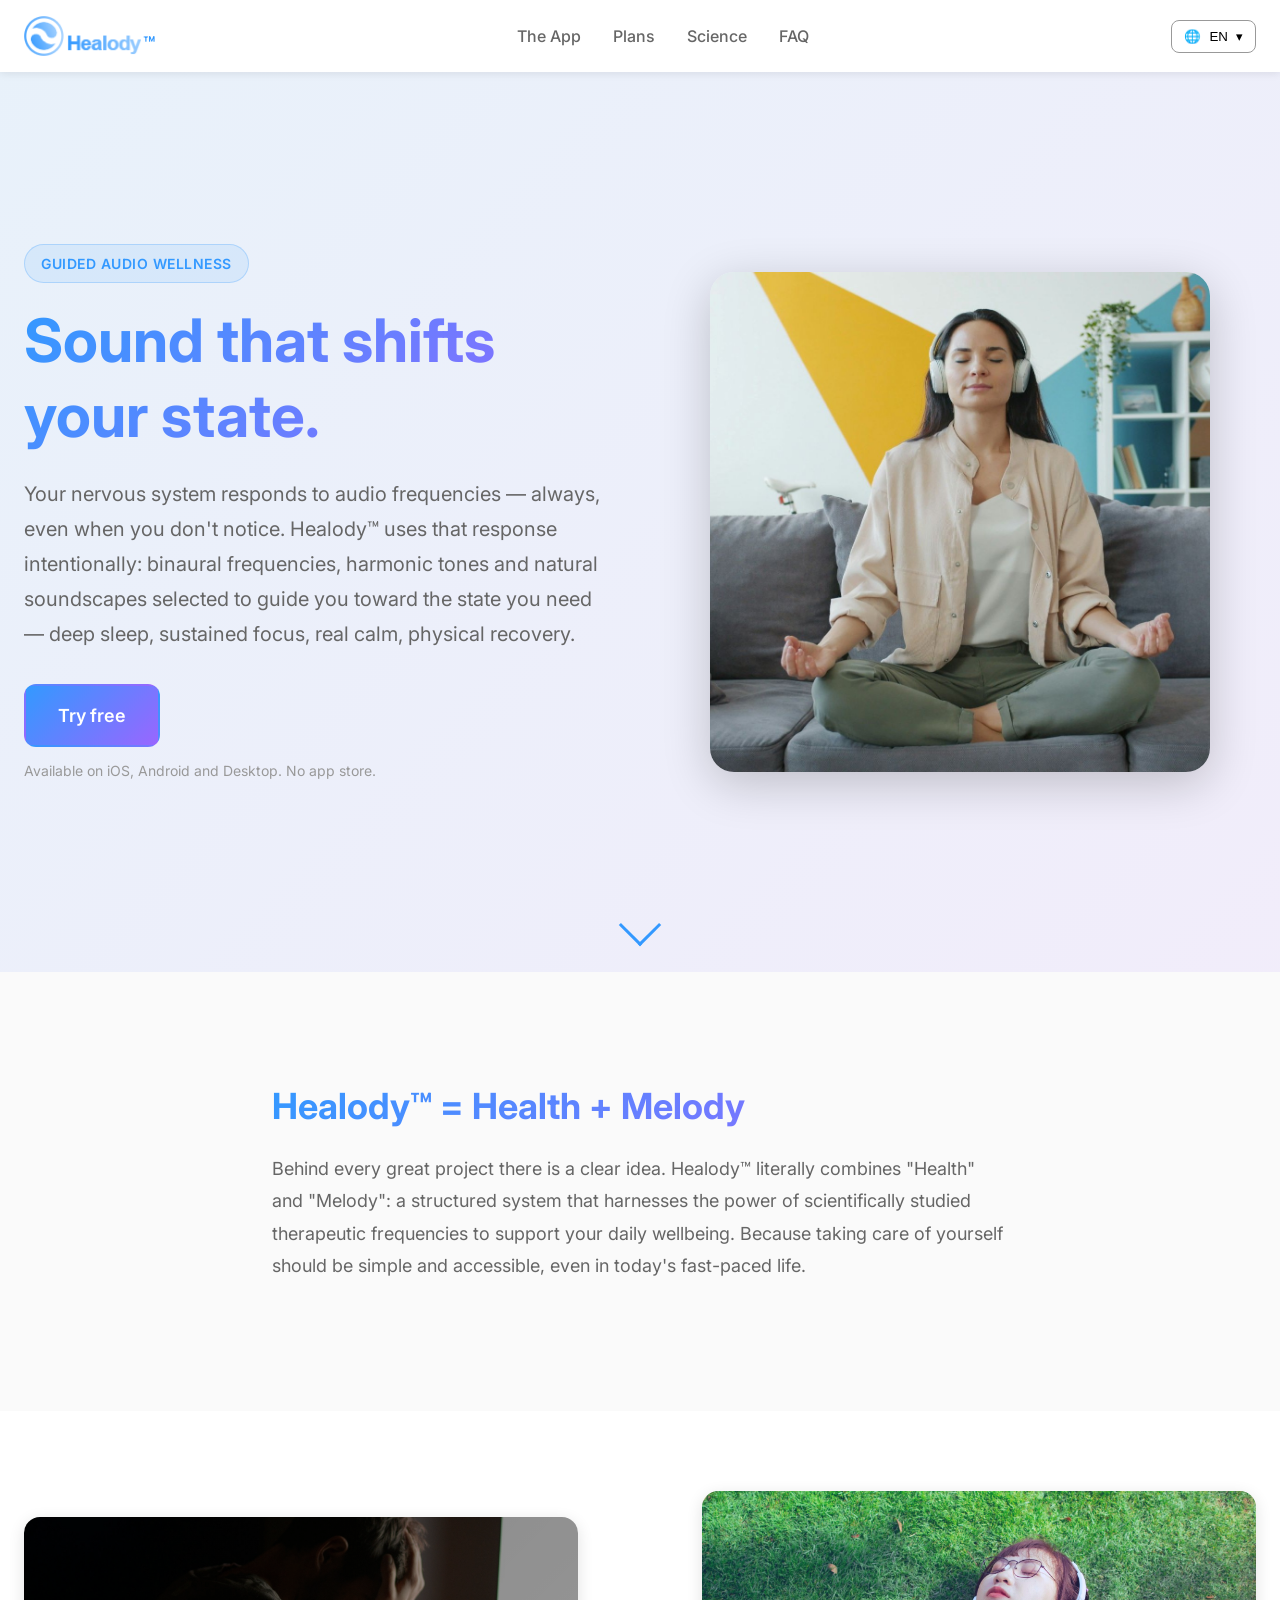
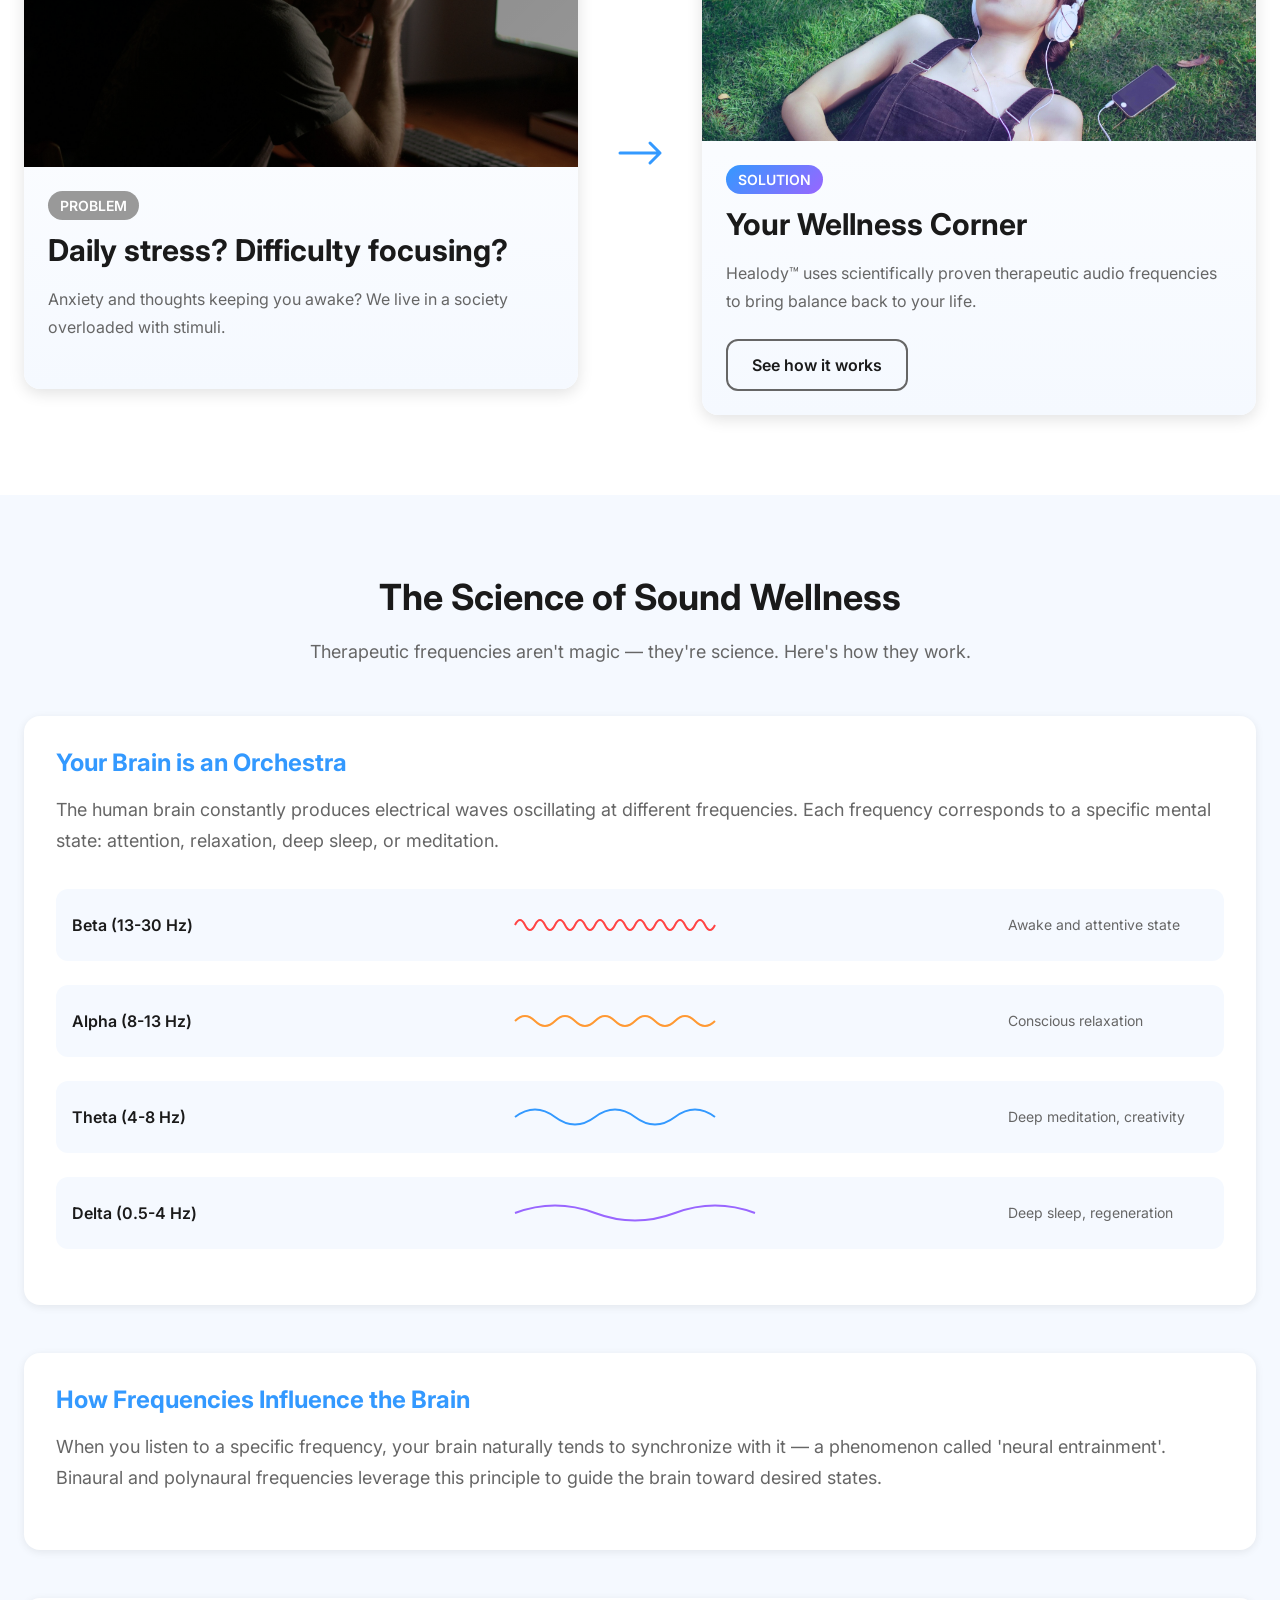
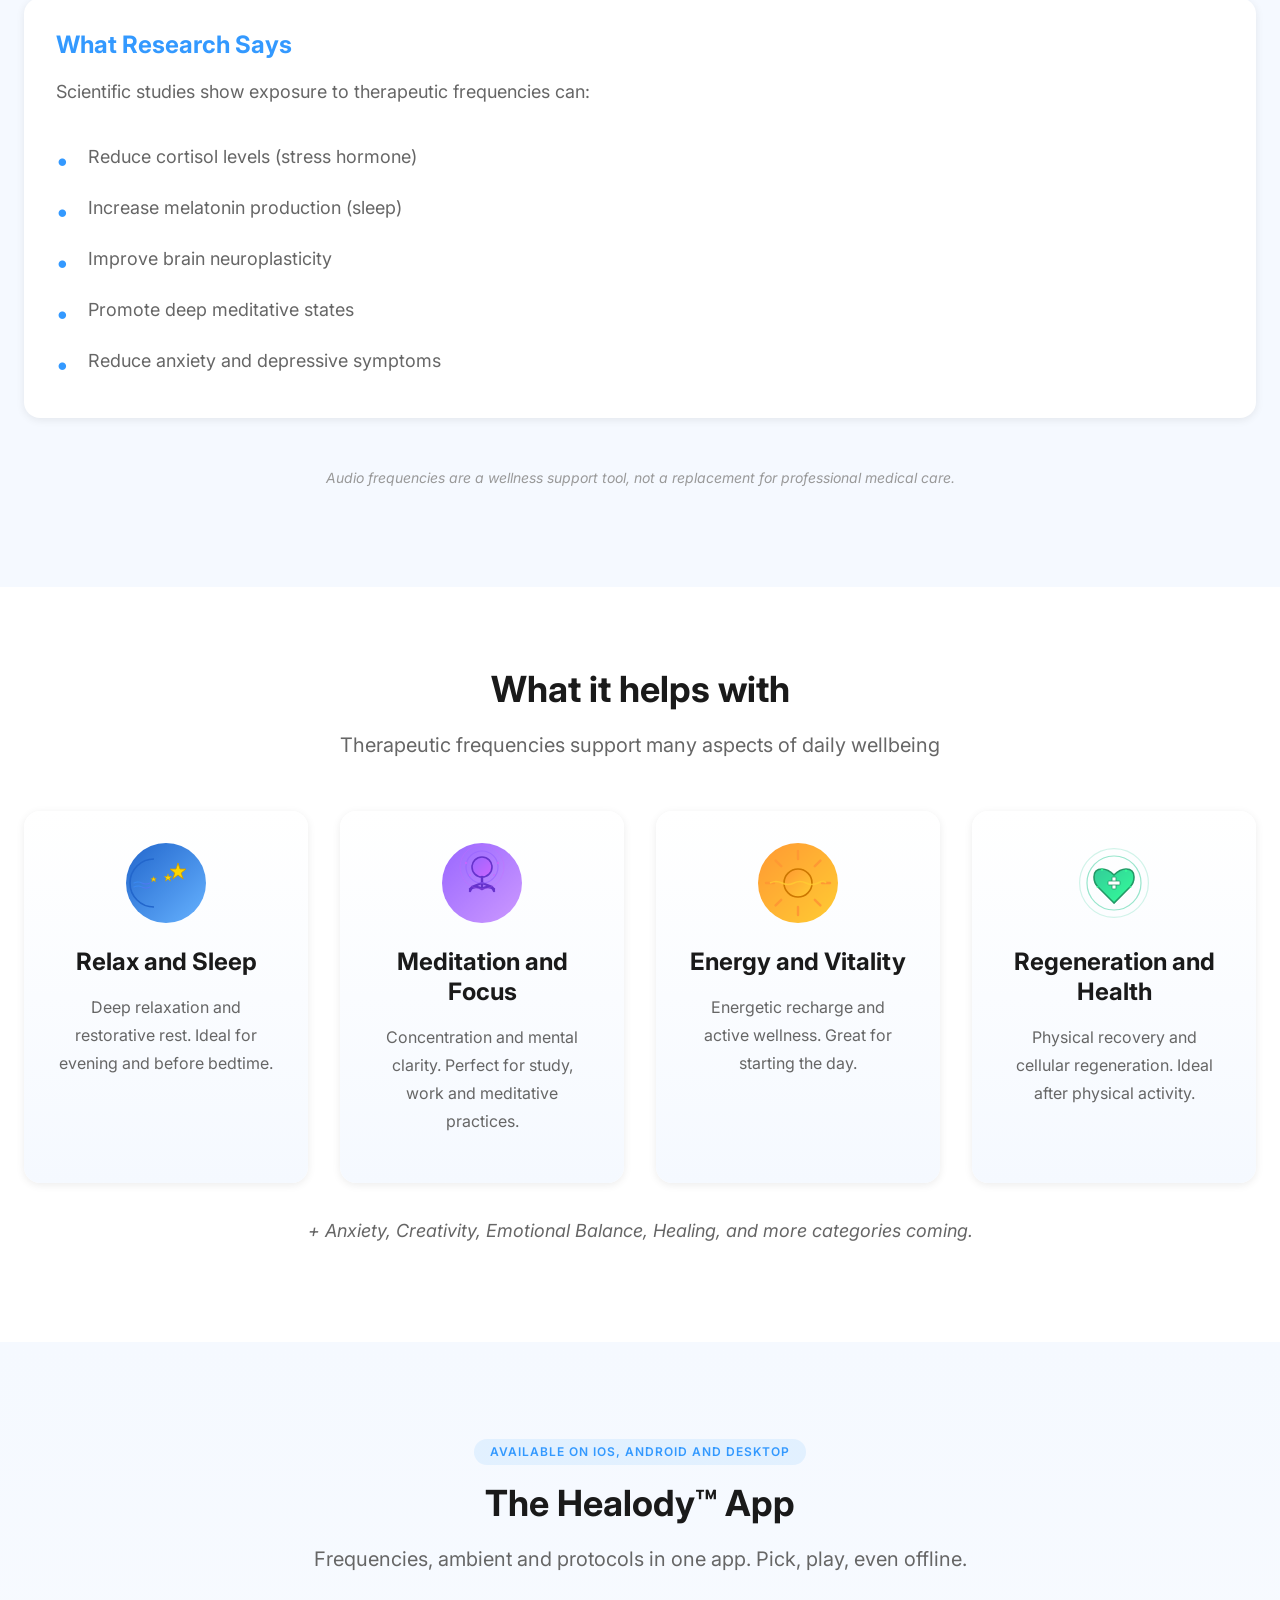
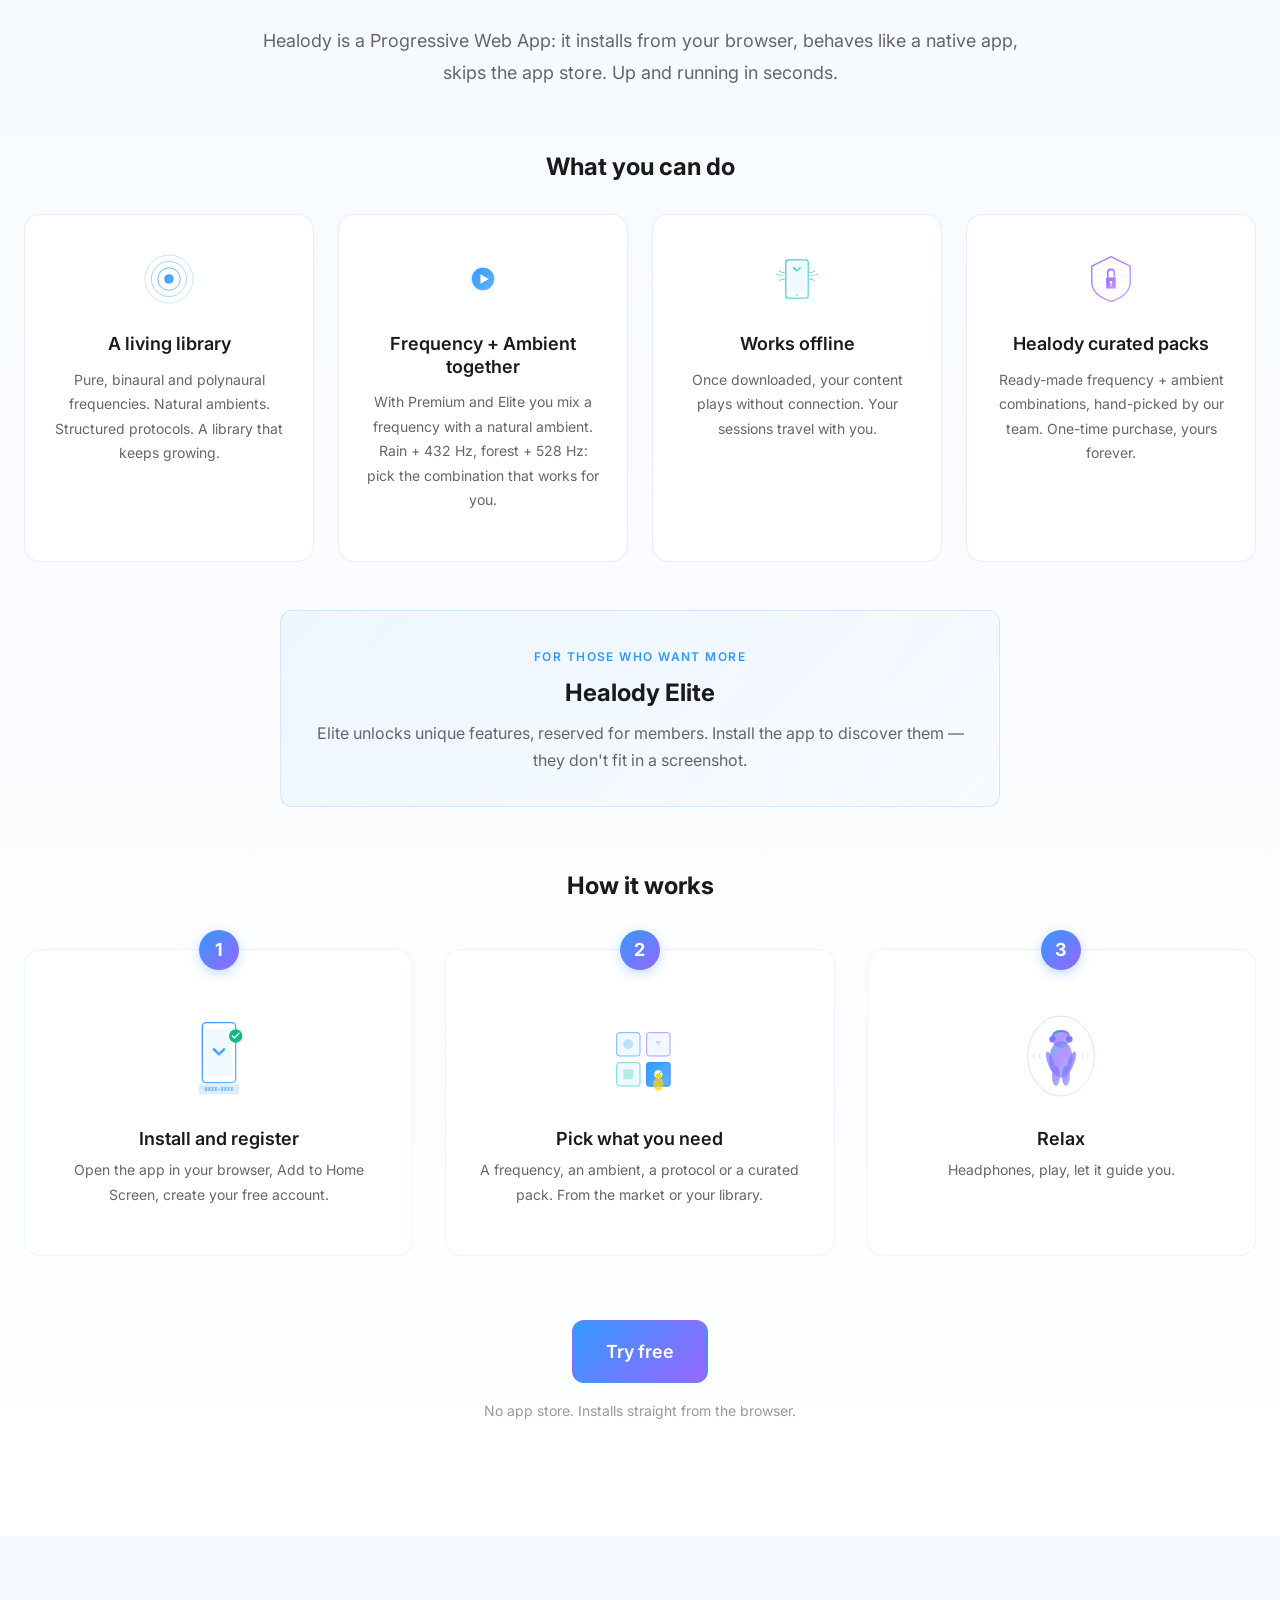
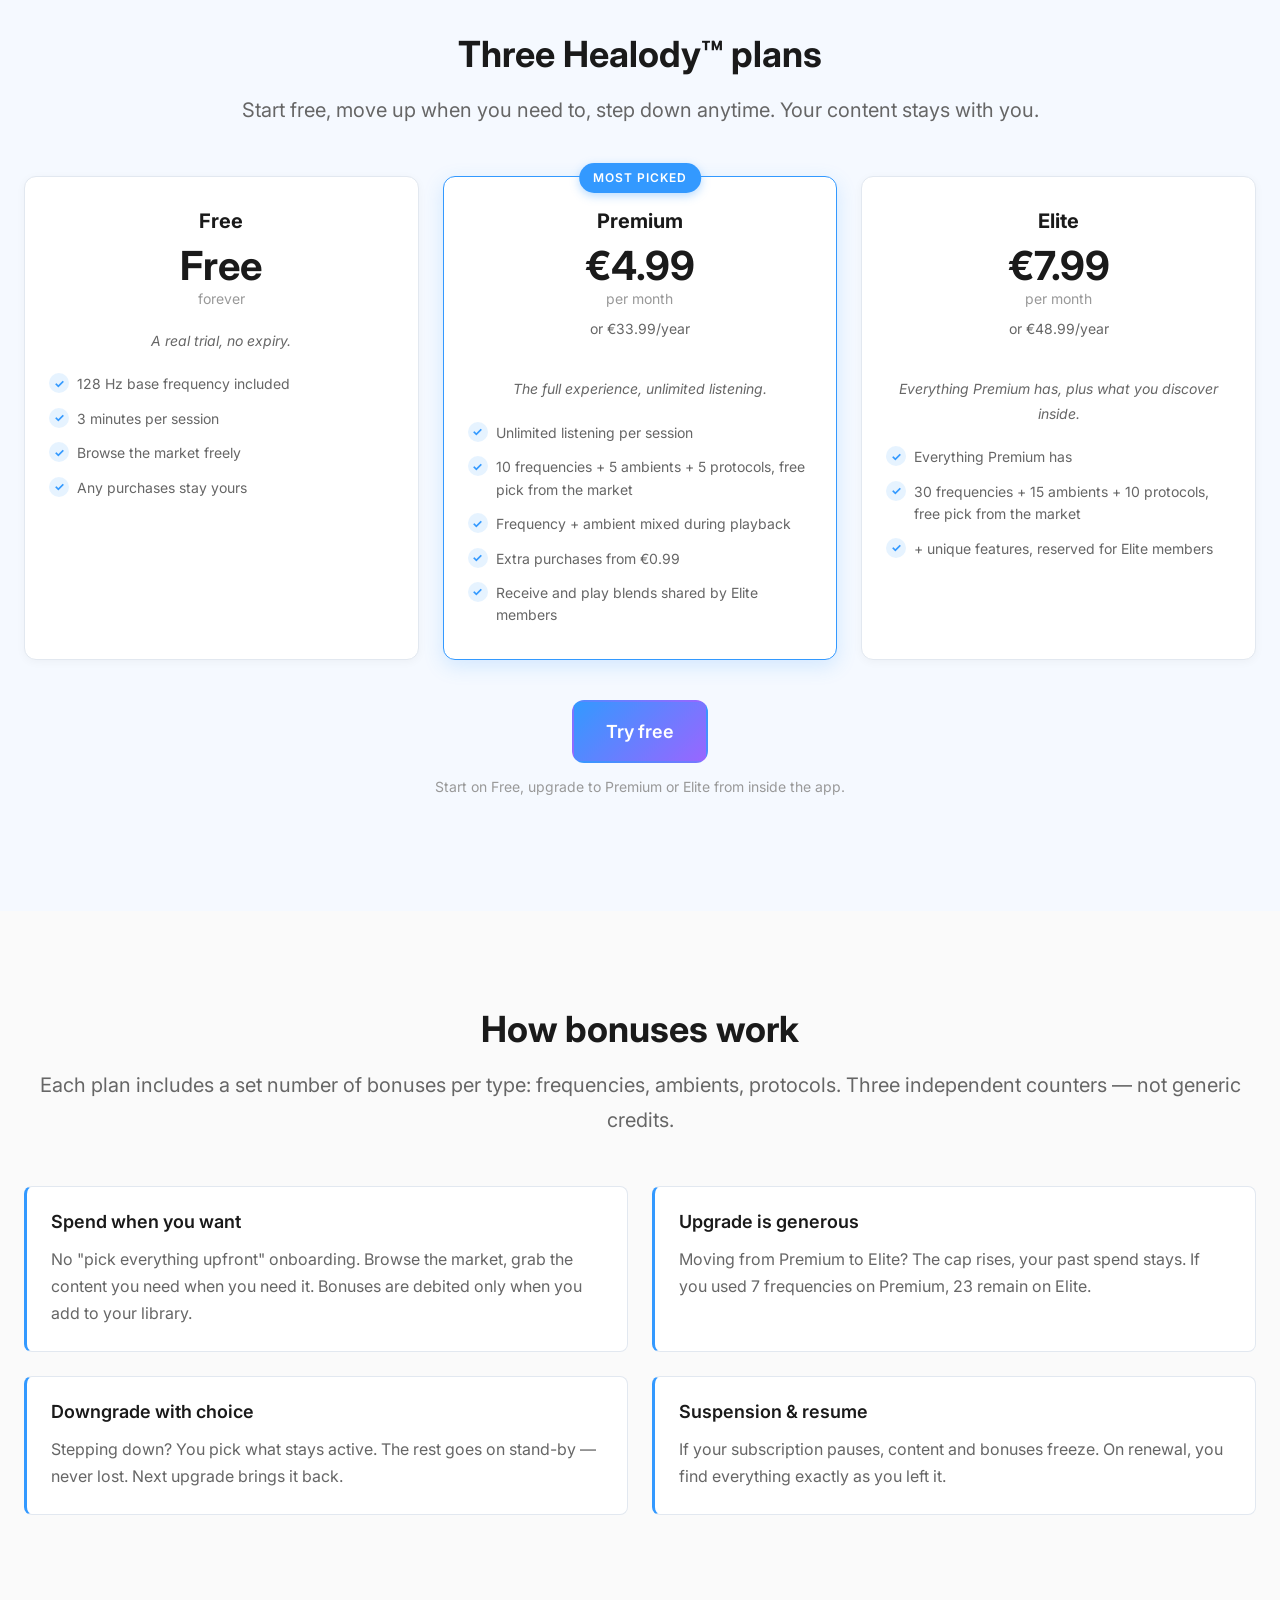
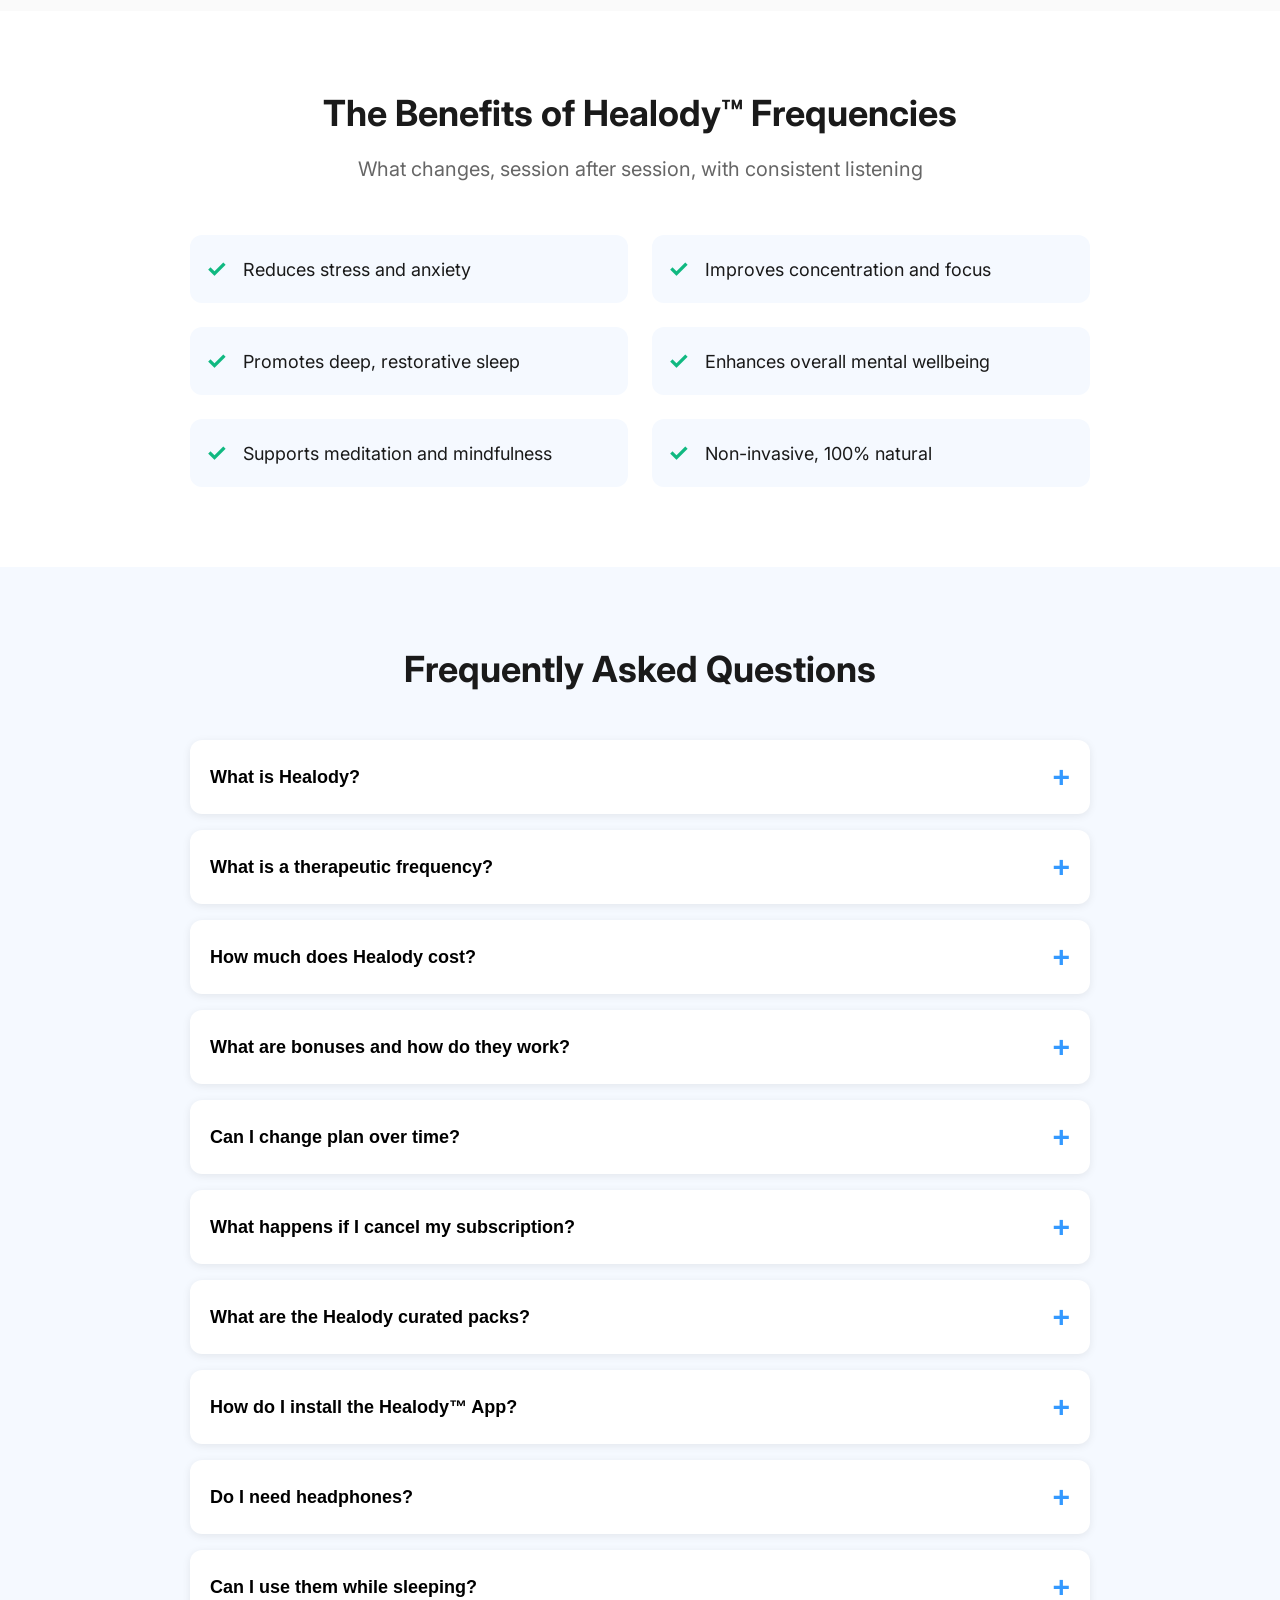
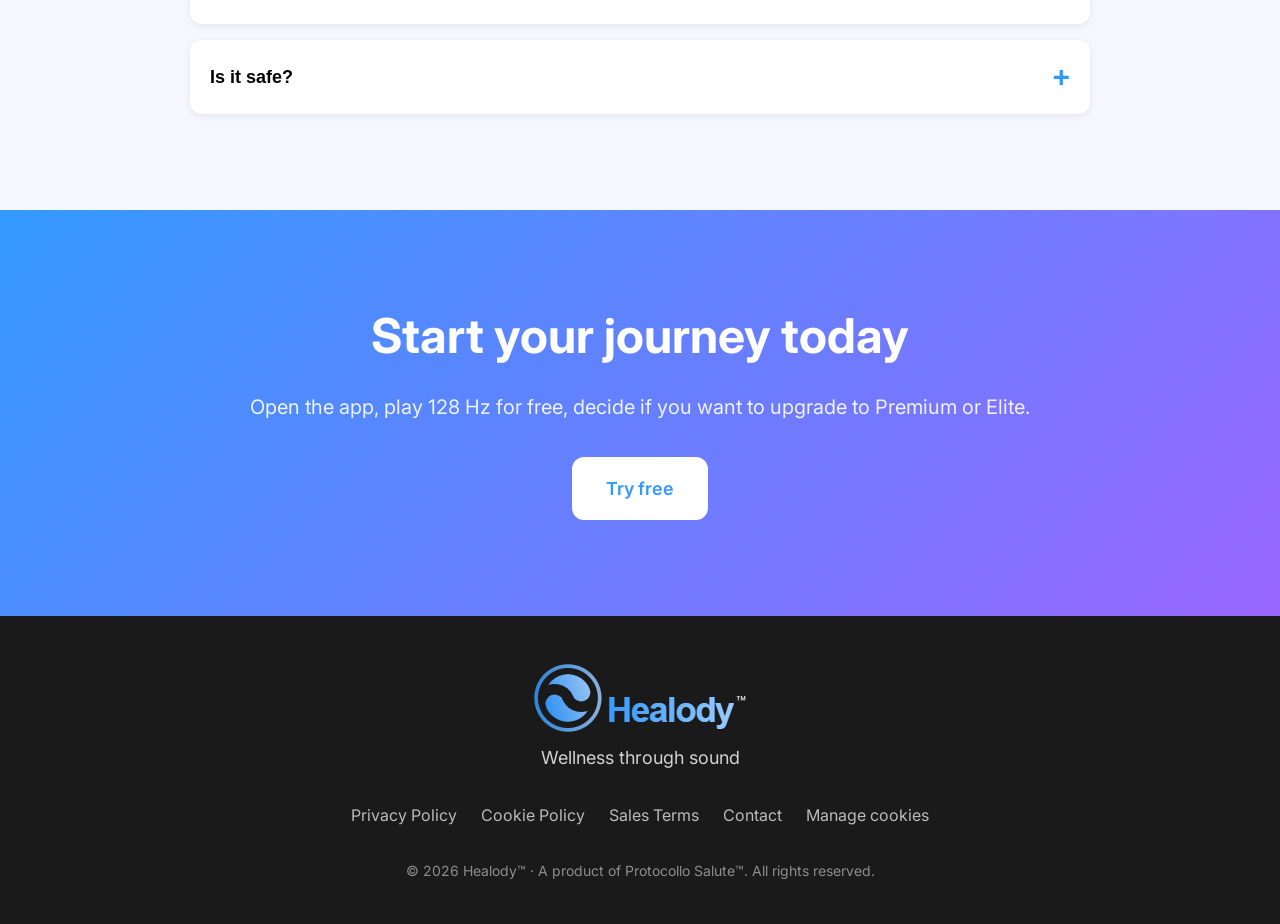
<file: index.html>
<!DOCTYPE html>
<html lang="it">
<head>
    <meta charset="UTF-8">
    <meta name="viewport" content="width=device-width, initial-scale=1.0">

    <!-- Primary SEO -->
    <title>Healody™ — Il suono che cambia lo stato</title>
    <meta name="description" content="Healody™: l'app di frequenze terapeutiche per sonno, focus, calma ed energia. Frequenze binaurali, toni armonici e ambient della natura. Prova gratis su iOS, Android e Desktop.">
    <meta name="keywords" content="frequenze terapeutiche, frequenze binaurali, polinaurali, ambient naturali, benessere, sonno, focus, meditazione, app pwa, healody">
    <meta name="author" content="Protocollo Salute™">
    <meta name="theme-color" content="#3399ff">
    <meta name="robots" content="index, follow">

    <!-- Canonical -->
    <link rel="canonical" href="https://healody.com/">

    <!-- Multi-lingua (hreflang) -->
    <link rel="alternate" hreflang="it" href="https://healody.com/">
    <link rel="alternate" hreflang="en" href="https://healody.com/?lang=en">
    <link rel="alternate" hreflang="x-default" href="https://healody.com/">

    <!-- Open Graph / Facebook -->
    <meta property="og:type" content="website">
    <meta property="og:site_name" content="Healody™">
    <meta property="og:url" content="https://healody.com/">
    <meta property="og:title" content="Healody™ — Il suono che cambia lo stato">
    <meta property="og:description" content="L'app di frequenze terapeutiche per sonno, focus, calma ed energia. Frequenze binaurali, toni armonici e ambient naturali. Prova gratis.">
    <meta property="og:image" content="https://healody.com/images/og-image.jpg">
    <meta property="og:image:width" content="1200">
    <meta property="og:image:height" content="630">
    <meta property="og:image:alt" content="Healody™ — Frequenze terapeutiche">
    <meta property="og:locale" content="it_IT">
    <meta property="og:locale:alternate" content="en_US">

    <!-- Twitter Card -->
    <meta name="twitter:card" content="summary_large_image">
    <meta name="twitter:title" content="Healody™ — Il suono che cambia lo stato">
    <meta name="twitter:description" content="L'app di frequenze terapeutiche per sonno, focus, calma ed energia. Prova gratis su iOS, Android e Desktop.">
    <meta name="twitter:image" content="https://healody.com/images/og-image.jpg">
    <meta name="twitter:image:alt" content="Healody™ — Frequenze terapeutiche">

    <!-- Favicon set -->
    <link rel="icon" type="image/svg+xml" href="images/favicon.svg">
    <link rel="icon" type="image/png" sizes="32x32" href="images/favicon-32x32.png">
    <link rel="icon" type="image/png" sizes="16x16" href="images/favicon-16x16.png">
    <link rel="apple-touch-icon" sizes="180x180" href="images/apple-touch-icon.png">
    <link rel="icon" type="image/png" sizes="192x192" href="images/android-chrome-192x192.png">
    <link rel="icon" type="image/png" sizes="512x512" href="images/android-chrome-512x512.png">
    <link rel="mask-icon" href="images/favicon.svg" color="#3399ff">

    <!-- PWA Manifest (landing has its own manifest) -->
    <link rel="manifest" href="manifest.json">

    <!-- iOS PWA Support -->
    <meta name="apple-mobile-web-app-capable" content="yes">
    <meta name="mobile-web-app-capable" content="yes">
    <meta name="apple-mobile-web-app-status-bar-style" content="black-translucent">
    <meta name="apple-mobile-web-app-title" content="Healody">

    <!-- JSON-LD: Organization + WebSite -->
    <script type="application/ld+json">
    {
        "@context": "https://schema.org",
        "@graph": [
            {
                "@type": "Organization",
                "@id": "https://healody.com/#organization",
                "name": "Healody™",
                "alternateName": "Healody",
                "url": "https://healody.com/",
                "logo": {
                    "@type": "ImageObject",
                    "url": "https://healody.com/images/logo-full-300.png",
                    "width": 300,
                    "height": 90
                },
                "description": "Healody™ — App PWA di frequenze terapeutiche binaurali, toni armonici e ambient naturali. Un prodotto di Protocollo Salute™.",
                "sameAs": ["https://app.healody.com/"],
                "parentOrganization": {
                    "@type": "Organization",
                    "name": "Protocollo Salute™"
                },
                "contactPoint": {
                    "@type": "ContactPoint",
                    "email": "protocollosalute.it@gmail.com",
                    "contactType": "customer support",
                    "availableLanguage": ["Italian", "English"]
                }
            },
            {
                "@type": "WebSite",
                "@id": "https://healody.com/#website",
                "url": "https://healody.com/",
                "name": "Healody™",
                "description": "Frequenze terapeutiche per il benessere quotidiano",
                "publisher": { "@id": "https://healody.com/#organization" },
                "inLanguage": ["it-IT", "en-US"]
            }
        ]
    }
    </script>

    <!-- Preload critical resources -->
    <link rel="preconnect" href="https://fonts.googleapis.com">
    <link rel="preconnect" href="https://fonts.gstatic.com" crossorigin>

    <!-- Google Fonts -->
    <link href="https://fonts.googleapis.com/css2?family=Inter:wght@300;400;500;600;700&display=swap" rel="stylesheet">

    <!-- Styles -->
    <link rel="stylesheet" href="css/styles.css">
</head>
<body>

    <!-- ============================================ -->
    <!-- 1. NAVBAR (Sticky) -->
    <!-- ============================================ -->
    <nav class="navbar" id="navbar">
        <div class="container">
            <div class="navbar-content">
                <!-- Logo -->
                <a href="#" class="navbar-logo">
                    <img src="images/logo-full-120.png" alt="Healody Logo" class="logo-img">
                    <sup class="logo-tm logo-tm-nav" aria-label="Trademark">™</sup>
                </a>

                <!-- Desktop Menu -->
                <ul class="navbar-menu" id="navbarMenu">
                    <li><a href="#pwa" class="nav-link" data-i18n="nav.pwa">L'App</a></li>
                    <li><a href="#piani" class="nav-link" data-i18n="nav.plans">Piani</a></li>
                    <li><a href="#scienza" class="nav-link" data-i18n="nav.science">Scienza</a></li>
                    <li><a href="#faq" class="nav-link" data-i18n="nav.faq">FAQ</a></li>
                </ul>

                <!-- Language Switcher -->
                <div class="language-switcher">
                    <button class="lang-btn" id="langBtn">
                        <span class="globe-icon">🌐</span>
                        <span class="current-lang" id="currentLang">IT</span>
                        <span class="arrow-icon">▾</span>
                    </button>
                    <div class="lang-dropdown" id="langDropdown">
                        <button class="lang-option" data-lang="it">🇮🇹 Italiano</button>
                        <button class="lang-option" data-lang="en">🇬🇧 English</button>
                    </div>
                </div>

                <!-- Mobile Menu Toggle -->
                <button class="mobile-menu-toggle" id="mobileMenuToggle" aria-label="Menu">
                    <span class="hamburger-line"></span>
                    <span class="hamburger-line"></span>
                    <span class="hamburger-line"></span>
                </button>
            </div>
        </div>
    </nav>

    <!-- ============================================ -->
    <!-- 2. HERO SECTION -->
    <!-- ============================================ -->
    <section class="hero" id="hero">
        <div class="hero-background">
            <div class="hero-gradient"></div>
        </div>

        <div class="container">
            <div class="hero-content">
                <div class="hero-text">
                    <span class="hero-badge" data-i18n="hero.badge">Wellness audio guidato</span>
                    <h1 class="hero-headline" data-i18n="hero.headline">
                        Il suono che cambia il tuo stato
                    </h1>
                    <p class="hero-subheadline" data-i18n="hero.subheadline">
                        Il tuo sistema nervoso risponde alle frequenze audio sempre, anche quando non ci fai caso. Healody™ usa questa risposta in modo intenzionale: frequenze binaurali, toni armonici e suoni naturali selezionati per guidarti verso lo stato che ti serve — sonno profondo, focus sostenuto, calma reale, recupero fisico.
                    </p>

                    <div class="hero-cta">
                        <a href="https://app.healody.com" target="_blank" rel="noopener" class="btn btn-primary btn-large" data-i18n="hero.ctaPrimary">
                            Prova gratis
                        </a>
                    </div>
                    <p class="hero-cta-note" data-i18n="hero.ctaNote">
                        Disponibile su iOS, Android e Desktop. Niente app store.
                    </p>
                </div>

                <div class="hero-visual">
                    <div class="hero-image-placeholder"></div>
                </div>
            </div>
        </div>

        <!-- Scroll indicator -->
        <div class="scroll-indicator">
            <div class="scroll-arrow"></div>
        </div>
    </section>

    <!-- ============================================ -->
    <!-- 3. ORIGIN STORY -->
    <!-- ============================================ -->
    <section class="heapro-origin" id="heapro-origin">
        <div class="container">
            <div class="origin-content fade-in-up">
                <h2 class="section-title" data-i18n="origin.title">
                    Healody™ = Health + Melody
                </h2>
                <p class="origin-text" data-i18n="origin.text">
                    Dietro ogni grande progetto c'è un'idea chiara. Healody™ unisce letteralmente
                    "Salute" e "Melodia": un sistema strutturato che utilizza il potere delle frequenze
                    terapeutiche scientificamente studiate per supportare il tuo benessere quotidiano.
                </p>
            </div>
        </div>
    </section>

    <!-- ============================================ -->
    <!-- 4. PROBLEMA → SOLUZIONE -->
    <!-- ============================================ -->
    <section class="problem-solution" id="problema">
        <div class="container">
            <div class="problem-solution-grid">
                <!-- Problema -->
                <div class="problem-card fade-in-up">
                    <div class="card-visual problem-visual"></div>
                    <div class="card-content">
                        <span class="card-label" data-i18n="problemSolution.problemLabel">Problema</span>
                        <h2 class="card-headline" data-i18n="problemSolution.problemHeadline">
                            Stress quotidiano? Difficoltà a concentrarti?
                        </h2>
                        <p class="card-text" data-i18n="problemSolution.problemText">
                            Ansia e pensieri che non ti lasciano dormire?
                            Viviamo in una società sovraccarica di stimoli.
                        </p>
                    </div>
                </div>

                <!-- Arrow -->
                <div class="arrow-separator">
                    <svg width="60" height="60" viewBox="0 0 60 60" fill="none">
                        <path d="M10 30 L50 30 M50 30 L40 20 M50 30 L40 40" stroke="#3399ff" stroke-width="3" stroke-linecap="round"/>
                    </svg>
                </div>

                <!-- Soluzione -->
                <div class="solution-card fade-in-up">
                    <div class="card-visual solution-visual"></div>
                    <div class="card-content">
                        <span class="card-label solution-label" data-i18n="problemSolution.solutionLabel">Soluzione</span>
                        <h2 class="card-headline" data-i18n="problemSolution.solutionHeadline">
                            Il tuo angolo di benessere
                        </h2>
                        <p class="card-text" data-i18n="problemSolution.solutionText">
                            Healody™ utilizza frequenze audio terapeutiche scientificamente
                            provate per riportare equilibrio nella tua vita.
                        </p>
                        <a href="#pwa" class="btn btn-outline" data-i18n="problemSolution.ctaDiscover">
                            Scopri come funziona
                        </a>
                    </div>
                </div>
            </div>
        </div>
    </section>

    <!-- ============================================ -->
    <!-- 5. SCIENZA -->
    <!-- ============================================ -->
    <section class="science" id="scienza">
        <div class="container">
            <div class="section-header fade-in-up">
                <h2 class="section-title" data-i18n="science.headline">
                    La Scienza del Benessere Sonoro
                </h2>
                <p class="section-intro" data-i18n="science.intro">
                    Le frequenze terapeutiche non sono magia — sono scienza. Ecco come funzionano.
                </p>
            </div>

            <!-- Block 1: Brain Waves -->
            <div class="science-block fade-in-up">
                <div class="science-content">
                    <h3 class="science-subtitle" data-i18n="science.block1.title">
                        Il Tuo Cervello è un'Orchestra
                    </h3>
                    <p class="science-text" data-i18n="science.block1.text">
                        Il cervello umano produce costantemente onde elettriche che oscillano
                        a diverse frequenze. Ogni frequenza corrisponde a uno stato mentale specifico.
                    </p>
                </div>

                <div class="brain-waves-graphic">
                    <div class="wave-item">
                        <span class="wave-label">Beta (13-30 Hz)</span>
                        <svg class="wave-visual" width="100%" height="40" viewBox="0 0 200 40">
                            <path d="M0 20 Q5 10, 10 20 T20 20 T30 20 T40 20 T50 20 T60 20 T70 20 T80 20 T90 20 T100 20 T110 20 T120 20 T130 20 T140 20 T150 20 T160 20 T170 20 T180 20 T190 20 T200 20"
                                  stroke="#ff4444" stroke-width="2" fill="none"/>
                        </svg>
                        <span class="wave-description" data-i18n="science.waves.beta">Stato di veglia e attenzione</span>
                    </div>

                    <div class="wave-item">
                        <span class="wave-label">Alpha (8-13 Hz)</span>
                        <svg class="wave-visual" width="100%" height="40" viewBox="0 0 200 40">
                            <path d="M0 20 Q10 10, 20 20 T40 20 T60 20 T80 20 T100 20 T120 20 T140 20 T160 20 T180 20 T200 20"
                                  stroke="#ff9933" stroke-width="2" fill="none"/>
                        </svg>
                        <span class="wave-description" data-i18n="science.waves.alpha">Rilassamento cosciente</span>
                    </div>

                    <div class="wave-item">
                        <span class="wave-label">Theta (4-8 Hz)</span>
                        <svg class="wave-visual" width="100%" height="40" viewBox="0 0 200 40">
                            <path d="M0 20 Q20 5, 40 20 T80 20 T120 20 T160 20 T200 20"
                                  stroke="#3399ff" stroke-width="2" fill="none"/>
                        </svg>
                        <span class="wave-description" data-i18n="science.waves.theta">Meditazione profonda, creatività</span>
                    </div>

                    <div class="wave-item">
                        <span class="wave-label">Delta (0.5-4 Hz)</span>
                        <svg class="wave-visual" width="100%" height="40" viewBox="0 0 200 40">
                            <path d="M0 20 Q40 5, 80 20 T160 20 T240 20"
                                  stroke="#9966ff" stroke-width="2" fill="none"/>
                        </svg>
                        <span class="wave-description" data-i18n="science.waves.delta">Sonno profondo, rigenerazione</span>
                    </div>
                </div>
            </div>

            <!-- Block 2: Entrainment -->
            <div class="science-block fade-in-up">
                <div class="science-content">
                    <h3 class="science-subtitle" data-i18n="science.block2.title">
                        Come le Frequenze Influenzano il Cervello
                    </h3>
                    <p class="science-text" data-i18n="science.block2.text">
                        Quando ascolti una frequenza specifica, il tuo cervello tende naturalmente
                        a sincronizzarsi con essa — un fenomeno chiamato 'entrainment neurale'.
                    </p>
                </div>
            </div>

            <!-- Block 3: Research -->
            <div class="science-block fade-in-up">
                <div class="science-content">
                    <h3 class="science-subtitle" data-i18n="science.block3.title">
                        Cosa Dice la Ricerca
                    </h3>
                    <p class="science-text" data-i18n="science.block3.intro">
                        Studi scientifici dimostrano che l'esposizione a frequenze terapeutiche può:
                    </p>
                    <ul class="science-benefits-list">
                        <li data-i18n="science.block3.benefit1">Ridurre i livelli di cortisolo (ormone dello stress)</li>
                        <li data-i18n="science.block3.benefit2">Aumentare la produzione di melatonina (sonno)</li>
                        <li data-i18n="science.block3.benefit3">Migliorare la neuroplasticità cerebrale</li>
                        <li data-i18n="science.block3.benefit4">Favorire stati meditativi profondi</li>
                        <li data-i18n="science.block3.benefit5">Ridurre ansia e sintomi depressivi</li>
                    </ul>
                </div>
            </div>

            <p class="science-disclaimer fade-in-up" data-i18n="science.disclaimer">
                Le frequenze audio sono un supporto al benessere, non sostituiscono cure mediche professionali.
            </p>
        </div>
    </section>

    <!-- ============================================ -->
    <!-- 8. CATEGORIE (Common to both) -->
    <!-- ============================================ -->
    <section class="categories" id="categorie">
        <div class="container">
            <div class="section-header fade-in-up">
                <h2 class="section-title" data-i18n="categories.headline">
                    Per quali esigenze
                </h2>
                <p class="section-subtitle" data-i18n="categories.subtitle">
                    Le frequenze terapeutiche supportano molti aspetti del benessere quotidiano
                </p>
            </div>

            <div class="categories-grid">
                <div class="category-card fade-in-up">
                    <div class="category-icon moon-icon">
                        <img src="assets/icons/category-sleep-v2.svg" alt="Relax e Sonno" width="80" height="80">
                    </div>
                    <h3 class="category-title" data-i18n="categories.cat1.title">Relax e Sonno</h3>
                    <p class="category-description" data-i18n="categories.cat1.description">
                        Rilassamento profondo e riposo rigenerante. Ideale per la sera.
                    </p>
                </div>

                <div class="category-card fade-in-up">
                    <div class="category-icon meditation-icon">
                        <img src="assets/icons/category-meditation-v2.svg" alt="Meditazione e Focus" width="80" height="80">
                    </div>
                    <h3 class="category-title" data-i18n="categories.cat2.title">Meditazione e Focus</h3>
                    <p class="category-description" data-i18n="categories.cat2.description">
                        Concentrazione e chiarezza mentale. Perfetto per studio e lavoro.
                    </p>
                </div>

                <div class="category-card fade-in-up">
                    <div class="category-icon energy-icon">
                        <img src="assets/icons/category-energy-v2.svg" alt="Energia e Vitalità" width="80" height="80">
                    </div>
                    <h3 class="category-title" data-i18n="categories.cat3.title">Energia e Vitalità</h3>
                    <p class="category-description" data-i18n="categories.cat3.description">
                        Ricarica energetica e benessere attivo. Ottimo per iniziare la giornata.
                    </p>
                </div>

                <div class="category-card fade-in-up">
                    <div class="category-icon regeneration-icon">
                        <img src="assets/icons/category-regeneration.svg" alt="Rigenerazione e Salute" width="80" height="80">
                    </div>
                    <h3 class="category-title" data-i18n="categories.cat4.title">Rigenerazione e Salute</h3>
                    <p class="category-description" data-i18n="categories.cat4.description">
                        Recupero fisico e rigenerazione cellulare. Ideale dopo l'attività fisica.
                    </p>
                </div>
            </div>

            <p class="categories-footer-text fade-in-up" data-i18n="categories.footerText">
                + Ansia, Creatività, Equilibrio Emotivo, Guarigione, e altre categorie in arrivo.
            </p>
        </div>
    </section>

    <!-- ============================================ -->
    <!-- PWA HEALODY -->
    <!-- ============================================ -->
    <section class="pwa-section" id="pwa">
        <div class="container">
            <div class="section-header fade-in-up">
                <span class="section-eyebrow" data-i18n="pwa.badge">Disponibile su iOS, Android e Desktop</span>
                <h2 class="section-title" data-i18n="pwa.headline">L'App Healody™</h2>
                <p class="section-subtitle" data-i18n="pwa.subtitle">
                    Frequenze, ambient e protocolli in un'app sola. Scegli, ascolta, anche offline.
                </p>
            </div>

            <p class="pwa-intro fade-in-up" data-i18n="pwa.intro">
                Healody è una Progressive Web App: si installa dal browser sul tuo dispositivo, funziona come un'app nativa, non passa per app store. In pochi secondi è pronta.
            </p>

            <!-- Cosa puoi fare -->
            <h3 class="pwa-block-title fade-in-up" data-i18n="pwa.featuresTitle">Cosa puoi fare</h3>
            <div class="pwa-features-grid">
                <div class="pwa-feature-card fade-in-up">
                    <div class="pwa-feature-icon">
                        <img src="assets/icons/feature-frequencies.svg" alt="" width="64" height="64">
                    </div>
                    <h4 class="pwa-feature-title" data-i18n="pwa.feat1.title">Libreria viva</h4>
                    <p class="pwa-feature-desc" data-i18n="pwa.feat1.description">
                        Frequenze pure, binaurali, polinaurali. Ambient della natura. Protocolli strutturati per obiettivo. Una libreria in continua espansione.
                    </p>
                </div>
                <div class="pwa-feature-card fade-in-up">
                    <div class="pwa-feature-icon">
                        <img src="assets/icons/feature-simplicity.svg" alt="" width="64" height="64">
                    </div>
                    <h4 class="pwa-feature-title" data-i18n="pwa.feat2.title">Frequenza + Ambient insieme</h4>
                    <p class="pwa-feature-desc" data-i18n="pwa.feat2.description">
                        Con Premium ed Elite ascolti una frequenza miscelata a un ambient naturale. Pioggia + 432 Hz, foresta + 528 Hz: scegli la combinazione che funziona per te.
                    </p>
                </div>
                <div class="pwa-feature-card fade-in-up">
                    <div class="pwa-feature-icon">
                        <img src="assets/icons/feature-offline.svg" alt="" width="64" height="64">
                    </div>
                    <h4 class="pwa-feature-title" data-i18n="pwa.feat3.title">Funziona offline</h4>
                    <p class="pwa-feature-desc" data-i18n="pwa.feat3.description">
                        Una volta scaricato, il contenuto è ascoltabile senza connessione. Le tue sessioni viaggiano con te.
                    </p>
                </div>
                <div class="pwa-feature-card fade-in-up">
                    <div class="pwa-feature-icon">
                        <img src="assets/icons/feature-security.svg" alt="" width="64" height="64">
                    </div>
                    <h4 class="pwa-feature-title" data-i18n="pwa.feat4.title">Pack confezionati Healody</h4>
                    <p class="pwa-feature-desc" data-i18n="pwa.feat4.description">
                        Combinazioni già pronte di frequenza + ambient, curate dal nostro team. Acquisto una tantum, restano tuoi per sempre.
                    </p>
                </div>
            </div>

            <!-- Elite tease -->
            <div class="pwa-elite-tease fade-in-up">
                <span class="pwa-elite-eyebrow" data-i18n="pwa.eliteEyebrow">Per chi vuole di più</span>
                <h3 class="pwa-elite-title" data-i18n="pwa.eliteTitle">Healody Elite</h3>
                <p class="pwa-elite-text" data-i18n="pwa.eliteText">
                    Elite include funzionalità uniche, riservate ai membri. Scarica l'app per scoprirle — non puoi raccontarle con uno screenshot.
                </p>
            </div>

            <!-- Come funziona -->
            <h3 class="pwa-block-title fade-in-up" data-i18n="pwa.howTitle">Come funziona</h3>
            <div class="pwa-steps-grid">
                <div class="pwa-step-card fade-in-up">
                    <div class="pwa-step-number">1</div>
                    <div class="pwa-step-icon">
                        <img src="assets/icons/step-download.svg" alt="" width="100" height="100">
                    </div>
                    <h4 class="pwa-step-title" data-i18n="pwa.step1Title">Installa e registrati</h4>
                    <p class="pwa-step-desc" data-i18n="pwa.step1Desc">
                        Apri l'app dal browser, aggiungi a Home, crea il tuo account gratuito.
                    </p>
                </div>
                <div class="pwa-step-card fade-in-up">
                    <div class="pwa-step-number">2</div>
                    <div class="pwa-step-icon">
                        <img src="assets/icons/step-choose.svg" alt="" width="100" height="100">
                    </div>
                    <h4 class="pwa-step-title" data-i18n="pwa.step2Title">Scegli il contenuto</h4>
                    <p class="pwa-step-desc" data-i18n="pwa.step2Desc">
                        Una frequenza, un ambient, un protocollo o un pack confezionato. Dal market o dalla tua libreria.
                    </p>
                </div>
                <div class="pwa-step-card fade-in-up">
                    <div class="pwa-step-number">3</div>
                    <div class="pwa-step-icon">
                        <img src="assets/icons/step-relax.svg" alt="" width="100" height="100">
                    </div>
                    <h4 class="pwa-step-title" data-i18n="pwa.step3Title">Rilassati</h4>
                    <p class="pwa-step-desc" data-i18n="pwa.step3Desc">
                        Cuffie, play, lasciati guidare.
                    </p>
                </div>
            </div>

            <!-- PWA Install CTA -->
            <div class="pwa-install-cta fade-in-up">
                <a href="https://app.healody.com" target="_blank" rel="noopener" class="btn btn-primary btn-large btn-pwa-install" id="ctaInstallPwa">
                    <span class="btn-pwa-label" data-i18n="pwa.installCta">Prova gratis</span>
                </a>
                <p class="pwa-install-note" data-i18n="pwa.installNote">
                    Niente app store. Si installa direttamente dal browser.
                </p>
            </div>
        </div>
    </section>

    <!-- ============================================ -->
    <!-- PIANI -->
    <!-- ============================================ -->
    <section class="plans-section" id="piani">
        <div class="container">
            <div class="section-header fade-in-up">
                <h2 class="section-title" data-i18n="plans.headline">I tre piani Healody™</h2>
                <p class="section-subtitle" data-i18n="plans.subtitle">
                    Parti da gratis, sali quando ti serve, scendi se vuoi. I tuoi contenuti restano sempre con te.
                </p>
            </div>

            <div class="plans-grid">
                <!-- Free -->
                <div class="plan-card plan-free fade-in-up">
                    <div class="plan-header">
                        <h3 class="plan-name" data-i18n="plans.free.name">Free</h3>
                        <div class="plan-price">
                            <span class="plan-price-amount" data-i18n="plans.free.price">Gratis</span>
                            <span class="plan-price-period" data-i18n="plans.free.period">per sempre</span>
                        </div>
                    </div>
                    <p class="plan-tagline" data-i18n="plans.free.tagline">Prova reale, senza scadenza.</p>
                    <ul class="plan-features">
                        <li data-i18n="plans.free.feat1">Frequenza base 128 Hz inclusa</li>
                        <li data-i18n="plans.free.feat2">3 minuti per sessione</li>
                        <li data-i18n="plans.free.feat3">Esplora liberamente il market</li>
                        <li data-i18n="plans.free.feat4">I tuoi eventuali acquisti restano tuoi</li>
                    </ul>
                </div>

                <!-- Premium -->
                <div class="plan-card plan-premium plan-card-highlight fade-in-up">
                    <span class="plan-badge" data-i18n="plans.premium.badge">Più scelto</span>
                    <div class="plan-header">
                        <h3 class="plan-name" data-i18n="plans.premium.name">Premium</h3>
                        <div class="plan-price">
                            <span class="plan-price-amount" data-i18n="plans.premium.price">€4,99</span>
                            <span class="plan-price-period" data-i18n="plans.premium.period">al mese</span>
                        </div>
                        <p class="plan-price-yearly" data-i18n="plans.premium.yearly">
                            o €33,99/anno <span class="plan-discount">−43%</span>
                        </p>
                    </div>
                    <p class="plan-tagline" data-i18n="plans.premium.tagline">L'esperienza completa, ascolto senza limiti.</p>
                    <ul class="plan-features">
                        <li data-i18n="plans.premium.feat1">Ascolto illimitato per sessione</li>
                        <li data-i18n="plans.premium.feat2"><strong>10</strong> frequenze + <strong>5</strong> ambient + <strong>5</strong> protocolli a scelta dal market</li>
                        <li data-i18n="plans.premium.feat3">Frequenza + ambient miscelati durante l'ascolto</li>
                        <li data-i18n="plans.premium.feat4">Acquisti extra da €0,99</li>
                        <li data-i18n="plans.premium.feat5">Ricevi e ascolti blend condivisi dai membri Elite</li>
                    </ul>
                </div>

                <!-- Elite -->
                <div class="plan-card plan-elite fade-in-up">
                    <div class="plan-header">
                        <h3 class="plan-name" data-i18n="plans.elite.name">Elite</h3>
                        <div class="plan-price">
                            <span class="plan-price-amount" data-i18n="plans.elite.price">€7,99</span>
                            <span class="plan-price-period" data-i18n="plans.elite.period">al mese</span>
                        </div>
                        <p class="plan-price-yearly" data-i18n="plans.elite.yearly">
                            o €48,99/anno <span class="plan-discount">−49%</span>
                        </p>
                    </div>
                    <p class="plan-tagline" data-i18n="plans.elite.tagline">Tutto di Premium, più ciò che si scopre dentro.</p>
                    <ul class="plan-features">
                        <li data-i18n="plans.elite.feat1">Tutto ciò che ha Premium</li>
                        <li data-i18n="plans.elite.feat2"><strong>30</strong> frequenze + <strong>15</strong> ambient + <strong>10</strong> protocolli a scelta dal market</li>
                        <li data-i18n="plans.elite.feat3"><em>+ funzionalità uniche, riservate ai membri Elite</em></li>
                    </ul>
                </div>
            </div>

            <div class="plans-cta fade-in-up">
                <a href="https://app.healody.com" target="_blank" rel="noopener" class="btn btn-primary btn-large" data-i18n="plans.cta">
                    Prova gratis
                </a>
                <p class="plans-cta-note" data-i18n="plans.ctaNote">
                    Parti da Free, decidi quando passare a Premium o Elite dall'app.
                </p>
            </div>
        </div>
    </section>

    <!-- ============================================ -->
    <!-- BONUS -->
    <!-- ============================================ -->
    <section class="bonus-section" id="bonus">
        <div class="container">
            <div class="section-header fade-in-up">
                <h2 class="section-title" data-i18n="bonus.headline">Come funzionano i bonus</h2>
                <p class="section-subtitle" data-i18n="bonus.subtitle">
                    Ogni piano include un certo numero di bonus per tipo: frequenze, ambient, protocolli. Tre contatori indipendenti, non crediti generici.
                </p>
            </div>

            <div class="bonus-grid">
                <div class="bonus-card fade-in-up">
                    <h3 class="bonus-card-title" data-i18n="bonus.b1.title">Spendi quando vuoi</h3>
                    <p class="bonus-card-text" data-i18n="bonus.b1.text">
                        Niente onboarding "scegli tutto subito". Esplori il market e prendi i contenuti quando ti servono. I bonus si scalano solo al momento dell'aggiunta in libreria.
                    </p>
                </div>
                <div class="bonus-card fade-in-up">
                    <h3 class="bonus-card-title" data-i18n="bonus.b2.title">Upgrade vantaggioso</h3>
                    <p class="bonus-card-text" data-i18n="bonus.b2.text">
                        Passi da Premium a Elite? Il tetto sale, lo storico già consumato resta. Se hai usato 7 frequenze su Premium, ti restano 23 disponibili su Elite.
                    </p>
                </div>
                <div class="bonus-card fade-in-up">
                    <h3 class="bonus-card-title" data-i18n="bonus.b3.title">Downgrade con scelta</h3>
                    <p class="bonus-card-text" data-i18n="bonus.b3.text">
                        Scendi di piano? Decidi tu quali contenuti tenere attivi. Quelli che escono vanno in stand-by, non si perdono. Al prossimo upgrade tornano disponibili.
                    </p>
                </div>
                <div class="bonus-card fade-in-up">
                    <h3 class="bonus-card-title" data-i18n="bonus.b4.title">Sospensione & ripresa</h3>
                    <p class="bonus-card-text" data-i18n="bonus.b4.text">
                        Se l'abbonamento si ferma per qualche tempo, i contenuti e i bonus restano congelati. Al rinnovo, ritrovi tutto come l'avevi lasciato.
                    </p>
                </div>
            </div>
        </div>
    </section>

    <!-- ============================================ -->
    <!-- BENEFICI -->
    <!-- ============================================ -->
    <section class="benefits" id="benefici">
        <div class="container">
            <div class="section-header fade-in-up">
                <h2 class="section-title" data-i18n="benefits.headline">
                    I Benefici delle Frequenze Healody™
                </h2>
                <p class="section-subtitle" data-i18n="benefits.subtitle">
                    Cosa cambia, sessione dopo sessione, ascoltando con costanza
                </p>
            </div>

            <div class="benefits-grid">
                <div class="benefit-item fade-in-up">
                    <span class="benefit-check">✓</span>
                    <span class="benefit-text" data-i18n="benefits.benefit1">Riduce stress e ansia</span>
                </div>
                <div class="benefit-item fade-in-up">
                    <span class="benefit-check">✓</span>
                    <span class="benefit-text" data-i18n="benefits.benefit2">Migliora concentrazione e focus</span>
                </div>
                <div class="benefit-item fade-in-up">
                    <span class="benefit-check">✓</span>
                    <span class="benefit-text" data-i18n="benefits.benefit3">Favorisce sonno profondo e ristoratore</span>
                </div>
                <div class="benefit-item fade-in-up">
                    <span class="benefit-check">✓</span>
                    <span class="benefit-text" data-i18n="benefits.benefit4">Aumenta benessere mentale generale</span>
                </div>
                <div class="benefit-item fade-in-up">
                    <span class="benefit-check">✓</span>
                    <span class="benefit-text" data-i18n="benefits.benefit5">Supporta meditazione e mindfulness</span>
                </div>
                <div class="benefit-item fade-in-up">
                    <span class="benefit-check">✓</span>
                    <span class="benefit-text" data-i18n="benefits.benefit6">Non invasivo, 100% naturale</span>
                </div>
            </div>
        </div>
    </section>

    <!-- ============================================ -->
    <!-- 11. FAQ -->
    <!-- ============================================ -->
    <section class="faq" id="faq">
        <div class="container">
            <div class="section-header fade-in-up">
                <h2 class="section-title" data-i18n="faq.headline">
                    Domande Frequenti
                </h2>
            </div>

            <div class="faq-list">
                <div class="faq-item fade-in-up">
                    <button class="faq-question">
                        <span data-i18n="faq.q1.question">Cos'è Healody?</span>
                        <span class="faq-icon">+</span>
                    </button>
                    <div class="faq-answer">
                        <p data-i18n="faq.q1.answer">Risposta...</p>
                    </div>
                </div>

                <div class="faq-item fade-in-up">
                    <button class="faq-question">
                        <span data-i18n="faq.q2.question">Cos'è una frequenza terapeutica?</span>
                        <span class="faq-icon">+</span>
                    </button>
                    <div class="faq-answer">
                        <p data-i18n="faq.q2.answer">Risposta...</p>
                    </div>
                </div>

                <div class="faq-item fade-in-up">
                    <button class="faq-question">
                        <span data-i18n="faq.q3.question">Quanto costa?</span>
                        <span class="faq-icon">+</span>
                    </button>
                    <div class="faq-answer">
                        <p data-i18n="faq.q3.answer">Risposta...</p>
                    </div>
                </div>

                <div class="faq-item fade-in-up">
                    <button class="faq-question">
                        <span data-i18n="faq.q4.question">Cosa sono i bonus?</span>
                        <span class="faq-icon">+</span>
                    </button>
                    <div class="faq-answer">
                        <p data-i18n="faq.q4.answer">Risposta...</p>
                    </div>
                </div>

                <div class="faq-item fade-in-up">
                    <button class="faq-question">
                        <span data-i18n="faq.q5.question">Posso cambiare piano nel tempo?</span>
                        <span class="faq-icon">+</span>
                    </button>
                    <div class="faq-answer">
                        <p data-i18n="faq.q5.answer">Risposta...</p>
                    </div>
                </div>

                <div class="faq-item fade-in-up">
                    <button class="faq-question">
                        <span data-i18n="faq.q6.question">Cosa succede se annullo l'abbonamento?</span>
                        <span class="faq-icon">+</span>
                    </button>
                    <div class="faq-answer">
                        <p data-i18n="faq.q6.answer">Risposta...</p>
                    </div>
                </div>

                <div class="faq-item fade-in-up">
                    <button class="faq-question">
                        <span data-i18n="faq.q7.question">Cosa sono i Pack confezionati Healody?</span>
                        <span class="faq-icon">+</span>
                    </button>
                    <div class="faq-answer">
                        <p data-i18n="faq.q7.answer">Risposta...</p>
                    </div>
                </div>

                <div class="faq-item fade-in-up">
                    <button class="faq-question">
                        <span data-i18n="faq.q8.question">Come installo l'App?</span>
                        <span class="faq-icon">+</span>
                    </button>
                    <div class="faq-answer">
                        <p data-i18n="faq.q8.answer">Risposta...</p>
                    </div>
                </div>

                <div class="faq-item fade-in-up">
                    <button class="faq-question">
                        <span data-i18n="faq.q9.question">Devo usare le cuffie?</span>
                        <span class="faq-icon">+</span>
                    </button>
                    <div class="faq-answer">
                        <p data-i18n="faq.q9.answer">Risposta...</p>
                    </div>
                </div>

                <div class="faq-item fade-in-up">
                    <button class="faq-question">
                        <span data-i18n="faq.q10.question">Posso usarli mentre dormo?</span>
                        <span class="faq-icon">+</span>
                    </button>
                    <div class="faq-answer">
                        <p data-i18n="faq.q10.answer">Risposta...</p>
                    </div>
                </div>

                <div class="faq-item fade-in-up">
                    <button class="faq-question">
                        <span data-i18n="faq.q11.question">È sicuro?</span>
                        <span class="faq-icon">+</span>
                    </button>
                    <div class="faq-answer">
                        <p data-i18n="faq.q11.answer">Risposta...</p>
                    </div>
                </div>

            </div>
        </div>
    </section>

    <!-- ============================================ -->
    <!-- 12. FINAL CTA -->
    <!-- ============================================ -->
    <section class="final-cta" id="cta-finale">
        <div class="container">
            <div class="final-cta-content fade-in-up">
                <h2 class="final-cta-headline" data-i18n="finalCta.headline">
                    Inizia oggi il tuo percorso
                </h2>
                <p class="final-cta-subheadline" data-i18n="finalCta.subheadline">
                    Scarica un Pack o installa l'App. Scegli tu.
                </p>
                <div class="final-cta-buttons">
                    <a href="https://app.healody.com" target="_blank" rel="noopener" class="btn btn-primary btn-large" data-i18n="finalCta.ctaPack">Prova gratis</a>
                </div>
            </div>
        </div>
    </section>

    <!-- ============================================ -->
    <!-- 13. FOOTER -->
    <!-- ============================================ -->
    <footer class="footer" id="footer">
        <div class="container">
            <div class="footer-content">
                <div class="footer-brand">
                    <div class="footer-logo-wrap">
                        <img src="images/logo-full-200.png" alt="Healody Logo" class="footer-logo">
                        <sup class="logo-tm logo-tm-footer" aria-label="Trademark">™</sup>
                    </div>
                    <span class="footer-tagline" data-i18n="footer.tagline">Benessere attraverso il suono</span>
                </div>

                <div class="footer-links">
                    <a href="privacy-policy.html" class="footer-link" data-i18n="footer.privacy">Privacy Policy</a>
                    <a href="cookie-policy.html" class="footer-link" data-i18n="footer.cookie">Cookie Policy</a>
                    <a href="terms.html" class="footer-link" data-i18n="footer.terms">Termini di Vendita</a>
                    <a href="mailto:protocollosalute.it@gmail.com" class="footer-link" data-i18n="footer.contact">Contatti</a>
                    <button class="footer-link footer-link-button" id="manageCookiesBtn" data-i18n="footer.manageCookies">Gestisci cookie</button>
                </div>

                <div class="footer-social"></div>

                <div class="footer-copyright">
                    <p data-i18n="footer.copyright">© 2026 Healody™ · Un prodotto di Protocollo Salute™. Tutti i diritti riservati.</p>
                </div>
            </div>
        </div>
    </footer>

    <!-- ============================================ -->
    <!-- COOKIE BANNER (GDPR) -->
    <!-- Hidden by default. Shown only when tracking scripts are active. -->
    <!-- See main.js: HAS_TRACKING_SCRIPTS flag. -->
    <!-- ============================================ -->
    <div class="cookie-banner" id="cookieBanner" hidden>
        <div class="cookie-banner-inner">
            <div class="cookie-banner-text">
                <h3 class="cookie-banner-title" data-i18n="cookieBanner.title">Rispettiamo la tua privacy</h3>
                <p class="cookie-banner-message" data-i18n="cookieBanner.message">
                    Utilizziamo cookie tecnici necessari al funzionamento del sito e, con il tuo consenso, cookie analitici per migliorare l'esperienza. Puoi accettare tutto, rifiutare o personalizzare le tue preferenze.
                </p>
                <p class="cookie-banner-links">
                    <a href="cookie-policy.html" data-i18n="cookieBanner.policyLink">Leggi la Cookie Policy</a>
                    ·
                    <a href="privacy-policy.html" data-i18n="cookieBanner.privacyLink">Privacy Policy</a>
                </p>
            </div>
            <div class="cookie-banner-actions">
                <button class="btn btn-outline cookie-btn" id="cookieRejectBtn" data-i18n="cookieBanner.reject">Solo necessari</button>
                <button class="btn btn-primary cookie-btn" id="cookieAcceptBtn" data-i18n="cookieBanner.accept">Accetta tutto</button>
            </div>
        </div>
    </div>

    <!-- Scripts -->
    <script src="js/translations.js"></script>
    <script src="js/main.js"></script>

    <!-- PWA Service Worker Registration -->
    <script>
        if ('serviceWorker' in navigator) {
            window.addEventListener('load', function() {
                navigator.serviceWorker.register('sw.js')
                    .then(function(registration) {
                        console.log('✅ Service Worker registered:', registration.scope);
                    })
                    .catch(function(error) {
                        console.error('❌ Service Worker registration failed:', error);
                    });
            });
        }
    </script>

</body>
</html>
</file>
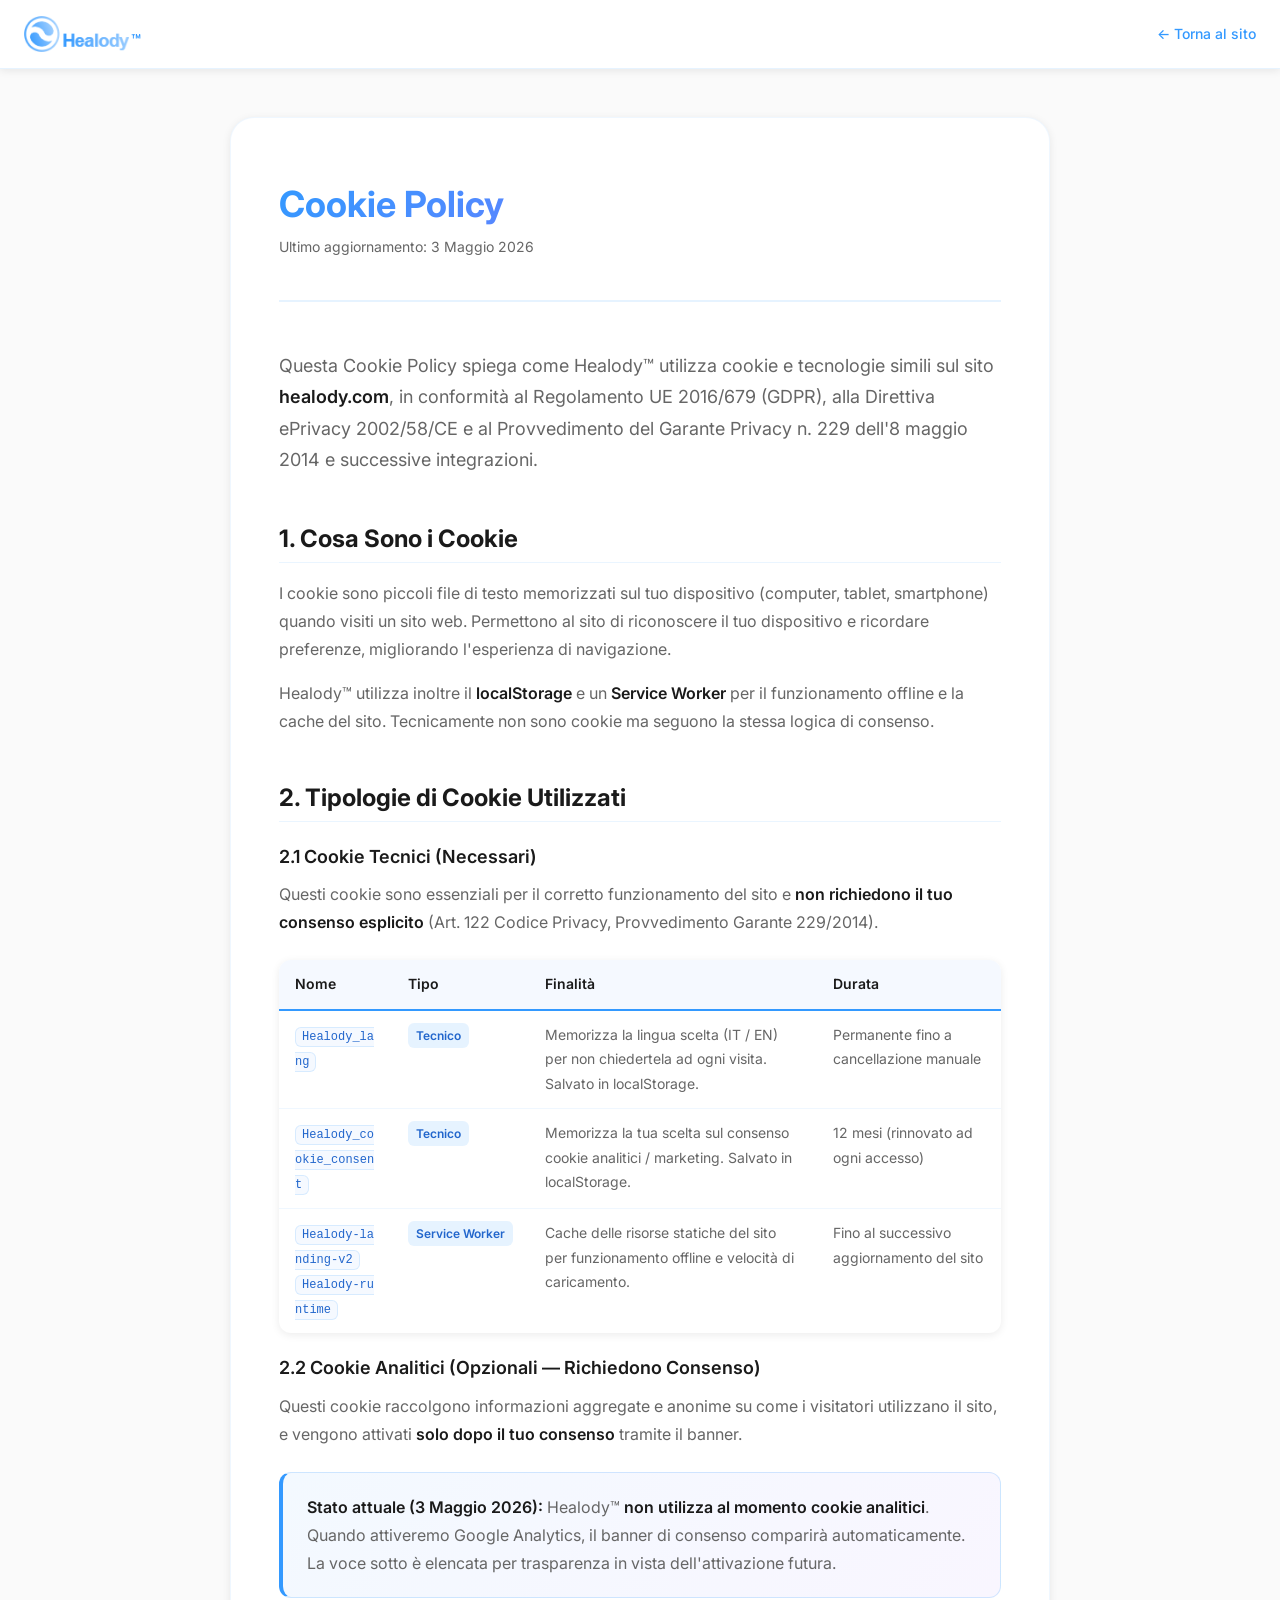
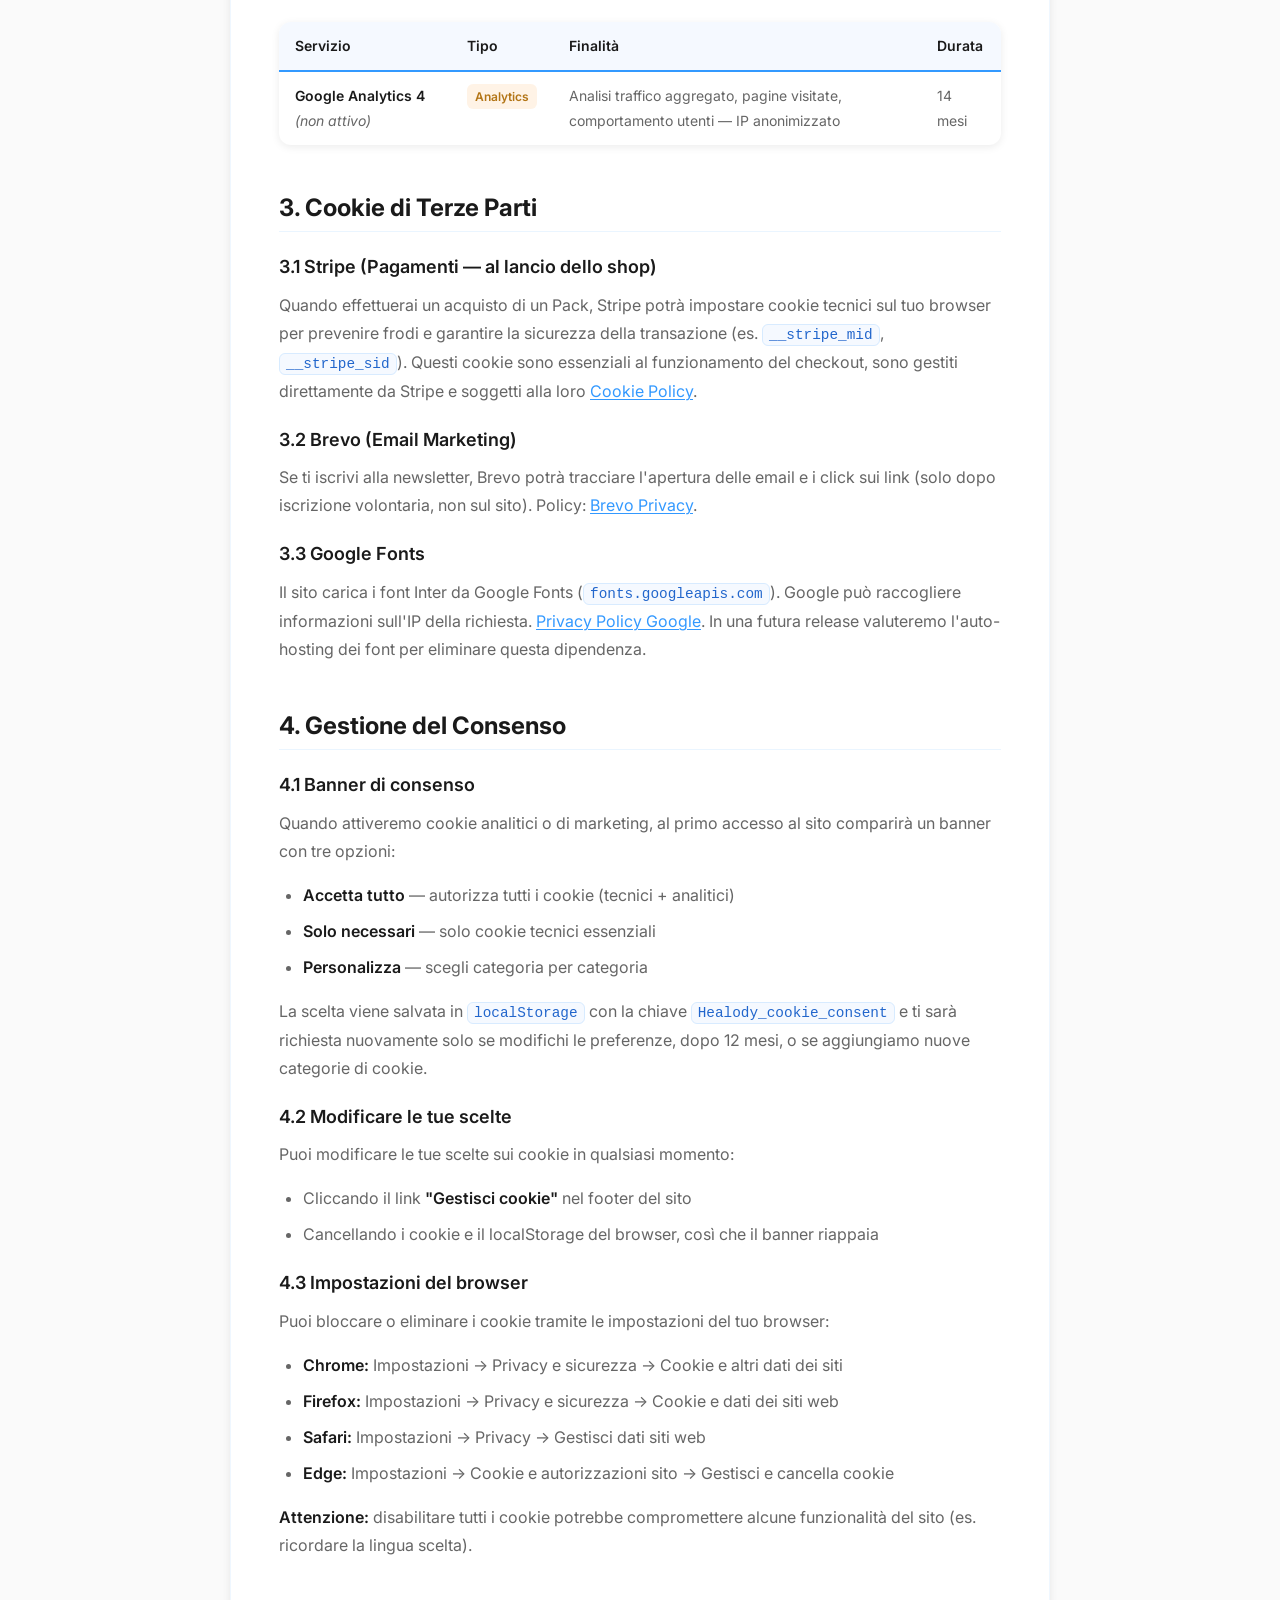
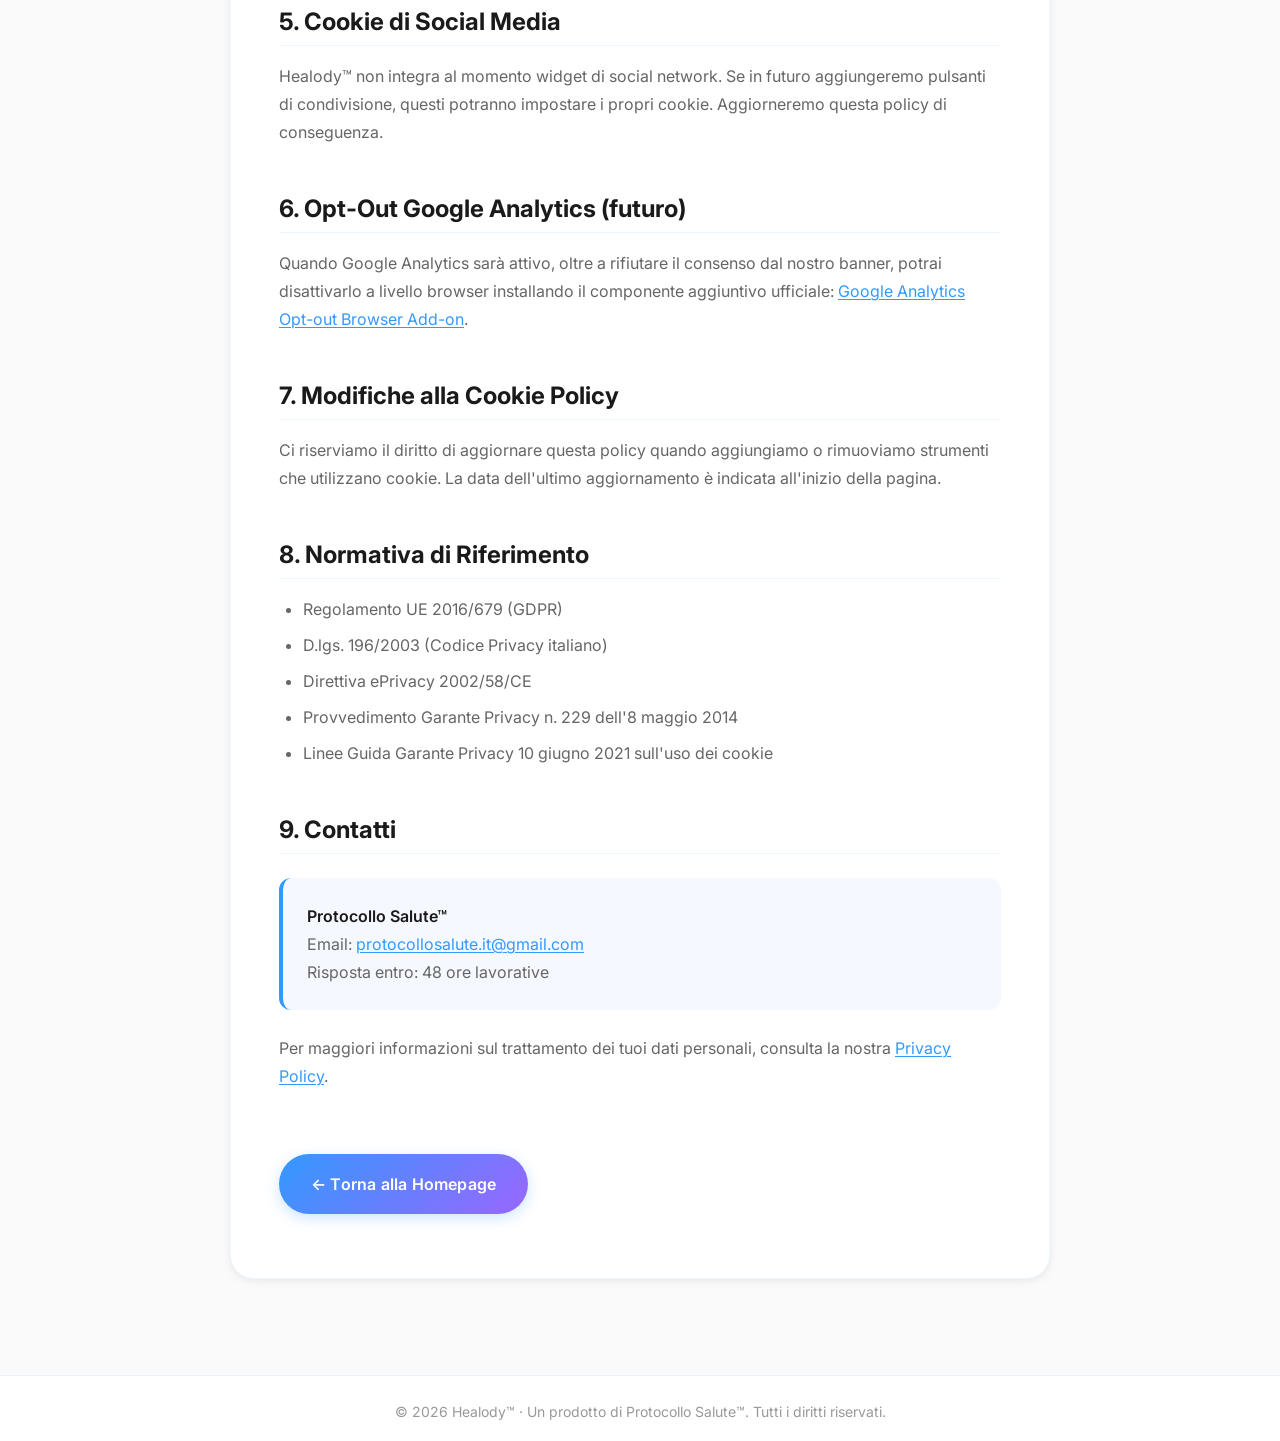
<file: cookie-policy.html>
<!DOCTYPE html>
<html lang="it">
<head>
    <meta charset="UTF-8">
    <meta name="viewport" content="width=device-width, initial-scale=1.0">
    <title>Cookie Policy — Healody™</title>
    <meta name="description" content="Cookie Policy di Healody™ — quali cookie usiamo, perché e come gestirli.">
    <meta name="robots" content="noindex, follow">
    <meta name="theme-color" content="#3399ff">

    <link rel="icon" type="image/svg+xml" href="images/favicon.svg">
    <link rel="apple-touch-icon" href="images/icon-192.png">

    <link rel="preconnect" href="https://fonts.googleapis.com">
    <link rel="preconnect" href="https://fonts.gstatic.com" crossorigin>
    <link href="https://fonts.googleapis.com/css2?family=Inter:wght@300;400;500;600;700&display=swap" rel="stylesheet">

    <link rel="stylesheet" href="css/styles.css">
    <link rel="stylesheet" href="css/legal.css">
</head>
<body class="legal-page">
    <nav class="legal-navbar">
        <div class="container">
            <a href="./" class="legal-navbar-logo">
                <img src="images/logo-full-120.png" alt="Healody™" class="legal-logo-img">
                <sup class="logo-tm logo-tm-legal" aria-label="Trademark">™</sup>
            </a>
            <a href="./" class="legal-back-link">← Torna al sito</a>
        </div>
    </nav>

    <main class="legal-container">
        <article class="legal-article">
            <header class="legal-header">
                <h1>Cookie Policy</h1>
                <p class="legal-meta">Ultimo aggiornamento: 3 Maggio 2026</p>
            </header>

            <p class="legal-intro">
                Questa Cookie Policy spiega come Healody™ utilizza cookie e tecnologie simili sul sito <strong>healody.com</strong>, in conformità al Regolamento UE 2016/679 (GDPR), alla Direttiva ePrivacy 2002/58/CE e al Provvedimento del Garante Privacy n. 229 dell'8 maggio 2014 e successive integrazioni.
            </p>

            <h2>1. Cosa Sono i Cookie</h2>
            <p>
                I cookie sono piccoli file di testo memorizzati sul tuo dispositivo (computer, tablet, smartphone) quando visiti un sito web. Permettono al sito di riconoscere il tuo dispositivo e ricordare preferenze, migliorando l'esperienza di navigazione.
            </p>
            <p>
                Healody™ utilizza inoltre il <strong>localStorage</strong> e un <strong>Service Worker</strong> per il funzionamento offline e la cache del sito. Tecnicamente non sono cookie ma seguono la stessa logica di consenso.
            </p>

            <h2>2. Tipologie di Cookie Utilizzati</h2>

            <h3>2.1 Cookie Tecnici (Necessari)</h3>
            <p>
                Questi cookie sono essenziali per il corretto funzionamento del sito e <strong>non richiedono il tuo consenso esplicito</strong> (Art. 122 Codice Privacy, Provvedimento Garante 229/2014).
            </p>

            <table class="legal-table">
                <thead>
                    <tr>
                        <th>Nome</th>
                        <th>Tipo</th>
                        <th>Finalità</th>
                        <th>Durata</th>
                    </tr>
                </thead>
                <tbody>
                    <tr>
                        <td><code>Healody_lang</code></td>
                        <td><span class="cookie-type cookie-technical">Tecnico</span></td>
                        <td>Memorizza la lingua scelta (IT / EN) per non chiedertela ad ogni visita. Salvato in localStorage.</td>
                        <td>Permanente fino a cancellazione manuale</td>
                    </tr>
                    <tr>
                        <td><code>Healody_cookie_consent</code></td>
                        <td><span class="cookie-type cookie-technical">Tecnico</span></td>
                        <td>Memorizza la tua scelta sul consenso cookie analitici / marketing. Salvato in localStorage.</td>
                        <td>12 mesi (rinnovato ad ogni accesso)</td>
                    </tr>
                    <tr>
                        <td><code>Healody-landing-v2</code><br><code>Healody-runtime</code></td>
                        <td><span class="cookie-type cookie-technical">Service Worker</span></td>
                        <td>Cache delle risorse statiche del sito per funzionamento offline e velocità di caricamento.</td>
                        <td>Fino al successivo aggiornamento del sito</td>
                    </tr>
                </tbody>
            </table>

            <h3>2.2 Cookie Analitici (Opzionali — Richiedono Consenso)</h3>
            <p>
                Questi cookie raccolgono informazioni aggregate e anonime su come i visitatori utilizzano il sito, e vengono attivati <strong>solo dopo il tuo consenso</strong> tramite il banner.
            </p>
            <p class="legal-callout">
                <strong>Stato attuale (3 Maggio 2026):</strong> Healody™ <strong>non utilizza al momento cookie analitici</strong>. Quando attiveremo Google Analytics, il banner di consenso comparirà automaticamente. La voce sotto è elencata per trasparenza in vista dell'attivazione futura.
            </p>

            <table class="legal-table">
                <thead>
                    <tr>
                        <th>Servizio</th>
                        <th>Tipo</th>
                        <th>Finalità</th>
                        <th>Durata</th>
                    </tr>
                </thead>
                <tbody>
                    <tr>
                        <td><strong>Google Analytics 4</strong> <em>(non attivo)</em></td>
                        <td><span class="cookie-type cookie-analytics">Analytics</span></td>
                        <td>Analisi traffico aggregato, pagine visitate, comportamento utenti — IP anonimizzato</td>
                        <td>14 mesi</td>
                    </tr>
                </tbody>
            </table>

            <h2>3. Cookie di Terze Parti</h2>

            <h3>3.1 Stripe (Pagamenti — al lancio dello shop)</h3>
            <p>
                Quando effettuerai un acquisto di un Pack, Stripe potrà impostare cookie tecnici sul tuo browser per prevenire frodi e garantire la sicurezza della transazione (es. <code>__stripe_mid</code>, <code>__stripe_sid</code>). Questi cookie sono essenziali al funzionamento del checkout, sono gestiti direttamente da Stripe e soggetti alla loro <a href="https://stripe.com/cookies-policy/legal" target="_blank" rel="noopener">Cookie Policy</a>.
            </p>

            <h3>3.2 Brevo (Email Marketing)</h3>
            <p>
                Se ti iscrivi alla newsletter, Brevo potrà tracciare l'apertura delle email e i click sui link (solo dopo iscrizione volontaria, non sul sito). Policy: <a href="https://www.brevo.com/legal/privacypolicy/" target="_blank" rel="noopener">Brevo Privacy</a>.
            </p>

            <h3>3.3 Google Fonts</h3>
            <p>
                Il sito carica i font Inter da Google Fonts (<code>fonts.googleapis.com</code>). Google può raccogliere informazioni sull'IP della richiesta. <a href="https://policies.google.com/privacy" target="_blank" rel="noopener">Privacy Policy Google</a>. In una futura release valuteremo l'auto-hosting dei font per eliminare questa dipendenza.
            </p>

            <h2>4. Gestione del Consenso</h2>

            <h3>4.1 Banner di consenso</h3>
            <p>
                Quando attiveremo cookie analitici o di marketing, al primo accesso al sito comparirà un banner con tre opzioni:
            </p>
            <ul>
                <li><strong>Accetta tutto</strong> — autorizza tutti i cookie (tecnici + analitici)</li>
                <li><strong>Solo necessari</strong> — solo cookie tecnici essenziali</li>
                <li><strong>Personalizza</strong> — scegli categoria per categoria</li>
            </ul>
            <p>
                La scelta viene salvata in <code>localStorage</code> con la chiave <code>Healody_cookie_consent</code> e ti sarà richiesta nuovamente solo se modifichi le preferenze, dopo 12 mesi, o se aggiungiamo nuove categorie di cookie.
            </p>

            <h3>4.2 Modificare le tue scelte</h3>
            <p>
                Puoi modificare le tue scelte sui cookie in qualsiasi momento:
            </p>
            <ul>
                <li>Cliccando il link <strong>"Gestisci cookie"</strong> nel footer del sito</li>
                <li>Cancellando i cookie e il localStorage del browser, così che il banner riappaia</li>
            </ul>

            <h3>4.3 Impostazioni del browser</h3>
            <p>Puoi bloccare o eliminare i cookie tramite le impostazioni del tuo browser:</p>
            <ul>
                <li><strong>Chrome:</strong> Impostazioni → Privacy e sicurezza → Cookie e altri dati dei siti</li>
                <li><strong>Firefox:</strong> Impostazioni → Privacy e sicurezza → Cookie e dati dei siti web</li>
                <li><strong>Safari:</strong> Impostazioni → Privacy → Gestisci dati siti web</li>
                <li><strong>Edge:</strong> Impostazioni → Cookie e autorizzazioni sito → Gestisci e cancella cookie</li>
            </ul>
            <p><strong>Attenzione:</strong> disabilitare tutti i cookie potrebbe compromettere alcune funzionalità del sito (es. ricordare la lingua scelta).</p>

            <h2>5. Cookie di Social Media</h2>
            <p>
                Healody™ non integra al momento widget di social network. Se in futuro aggiungeremo pulsanti di condivisione, questi potranno impostare i propri cookie. Aggiorneremo questa policy di conseguenza.
            </p>

            <h2>6. Opt-Out Google Analytics (futuro)</h2>
            <p>
                Quando Google Analytics sarà attivo, oltre a rifiutare il consenso dal nostro banner, potrai disattivarlo a livello browser installando il componente aggiuntivo ufficiale: <a href="https://tools.google.com/dlpage/gaoptout" target="_blank" rel="noopener">Google Analytics Opt-out Browser Add-on</a>.
            </p>

            <h2>7. Modifiche alla Cookie Policy</h2>
            <p>
                Ci riserviamo il diritto di aggiornare questa policy quando aggiungiamo o rimuoviamo strumenti che utilizzano cookie. La data dell'ultimo aggiornamento è indicata all'inizio della pagina.
            </p>

            <h2>8. Normativa di Riferimento</h2>
            <ul>
                <li>Regolamento UE 2016/679 (GDPR)</li>
                <li>D.lgs. 196/2003 (Codice Privacy italiano)</li>
                <li>Direttiva ePrivacy 2002/58/CE</li>
                <li>Provvedimento Garante Privacy n. 229 dell'8 maggio 2014</li>
                <li>Linee Guida Garante Privacy 10 giugno 2021 sull'uso dei cookie</li>
            </ul>

            <h2>9. Contatti</h2>
            <div class="legal-contact-box">
                <p>
                    <strong>Protocollo Salute™</strong><br>
                    Email: <a href="mailto:protocollosalute.it@gmail.com">protocollosalute.it@gmail.com</a><br>
                    Risposta entro: 48 ore lavorative
                </p>
            </div>

            <p>Per maggiori informazioni sul trattamento dei tuoi dati personali, consulta la nostra <a href="privacy-policy.html">Privacy Policy</a>.</p>

            <a href="./" class="legal-back-button">← Torna alla Homepage</a>
        </article>
    </main>

    <footer class="legal-footer">
        <div class="container">
            <p>© 2026 Healody™ · Un prodotto di Protocollo Salute™. Tutti i diritti riservati.</p>
        </div>
    </footer>
</body>
</html>
</file>
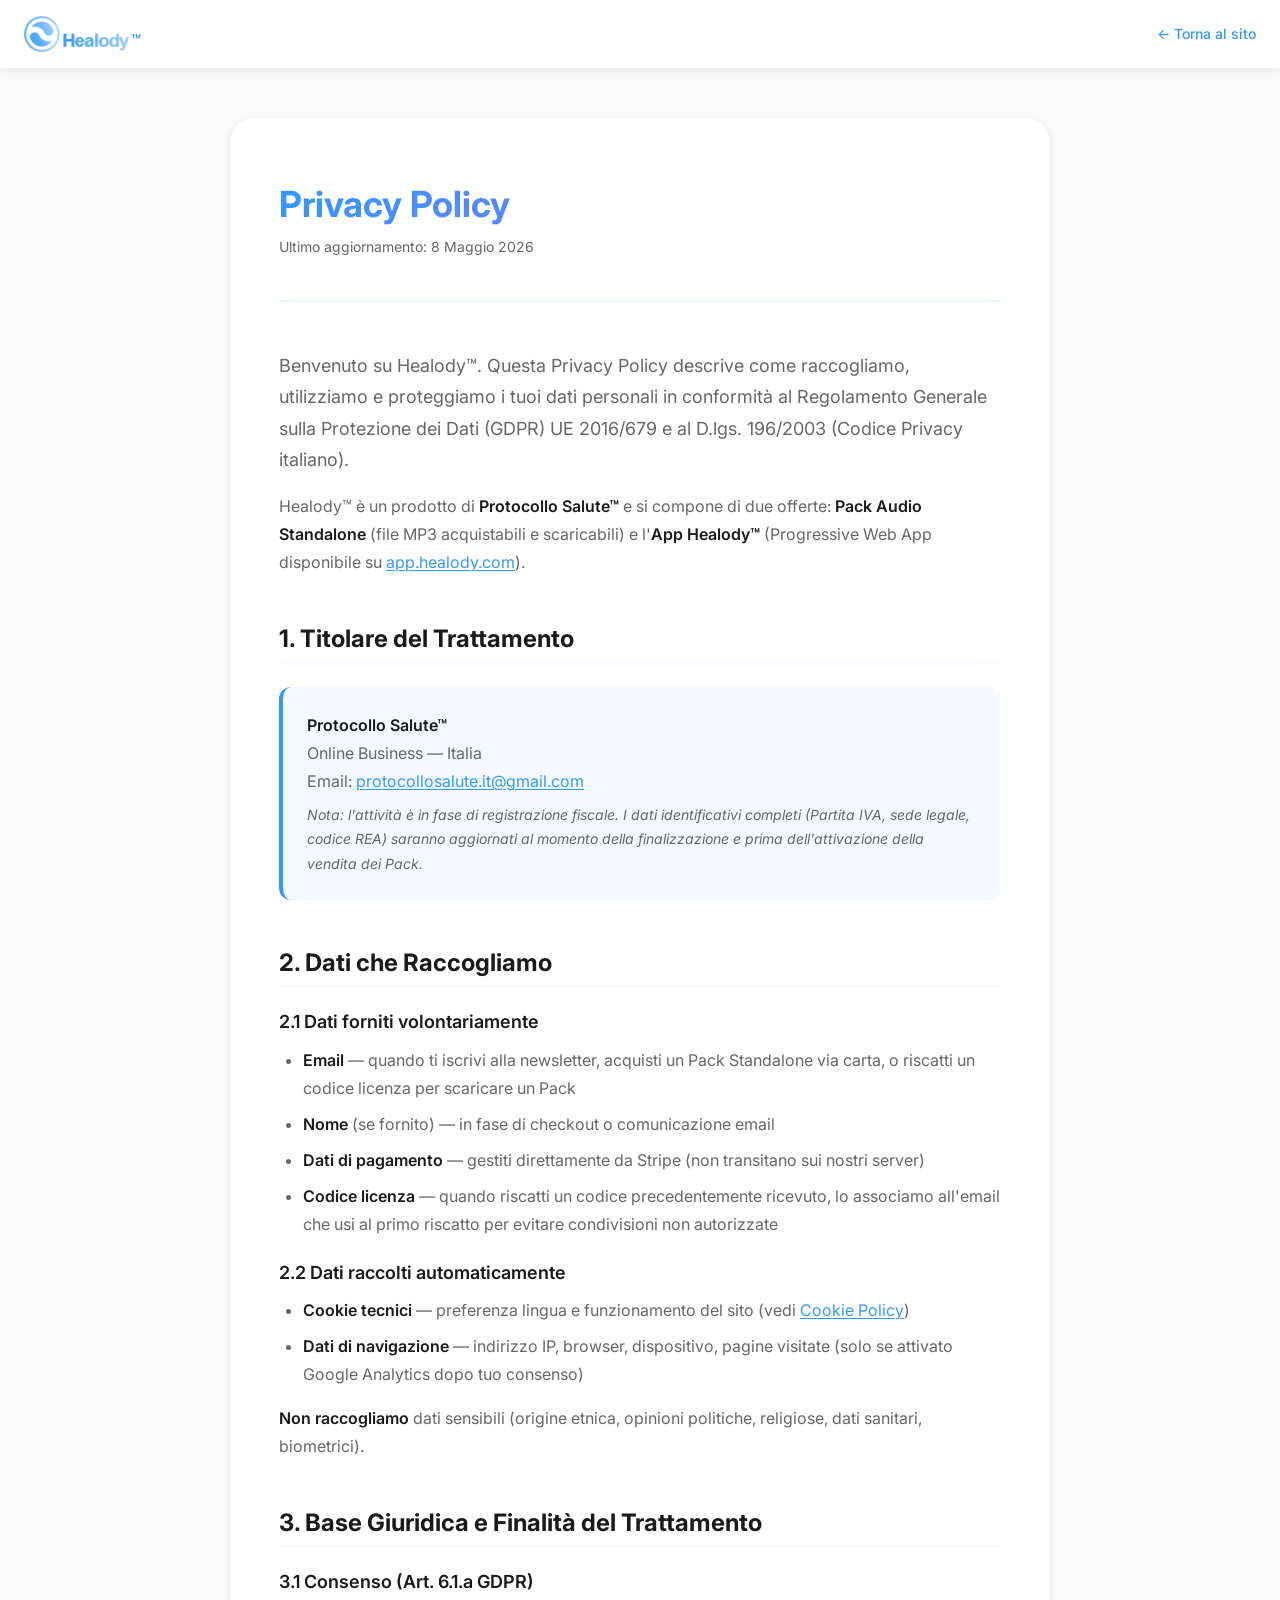
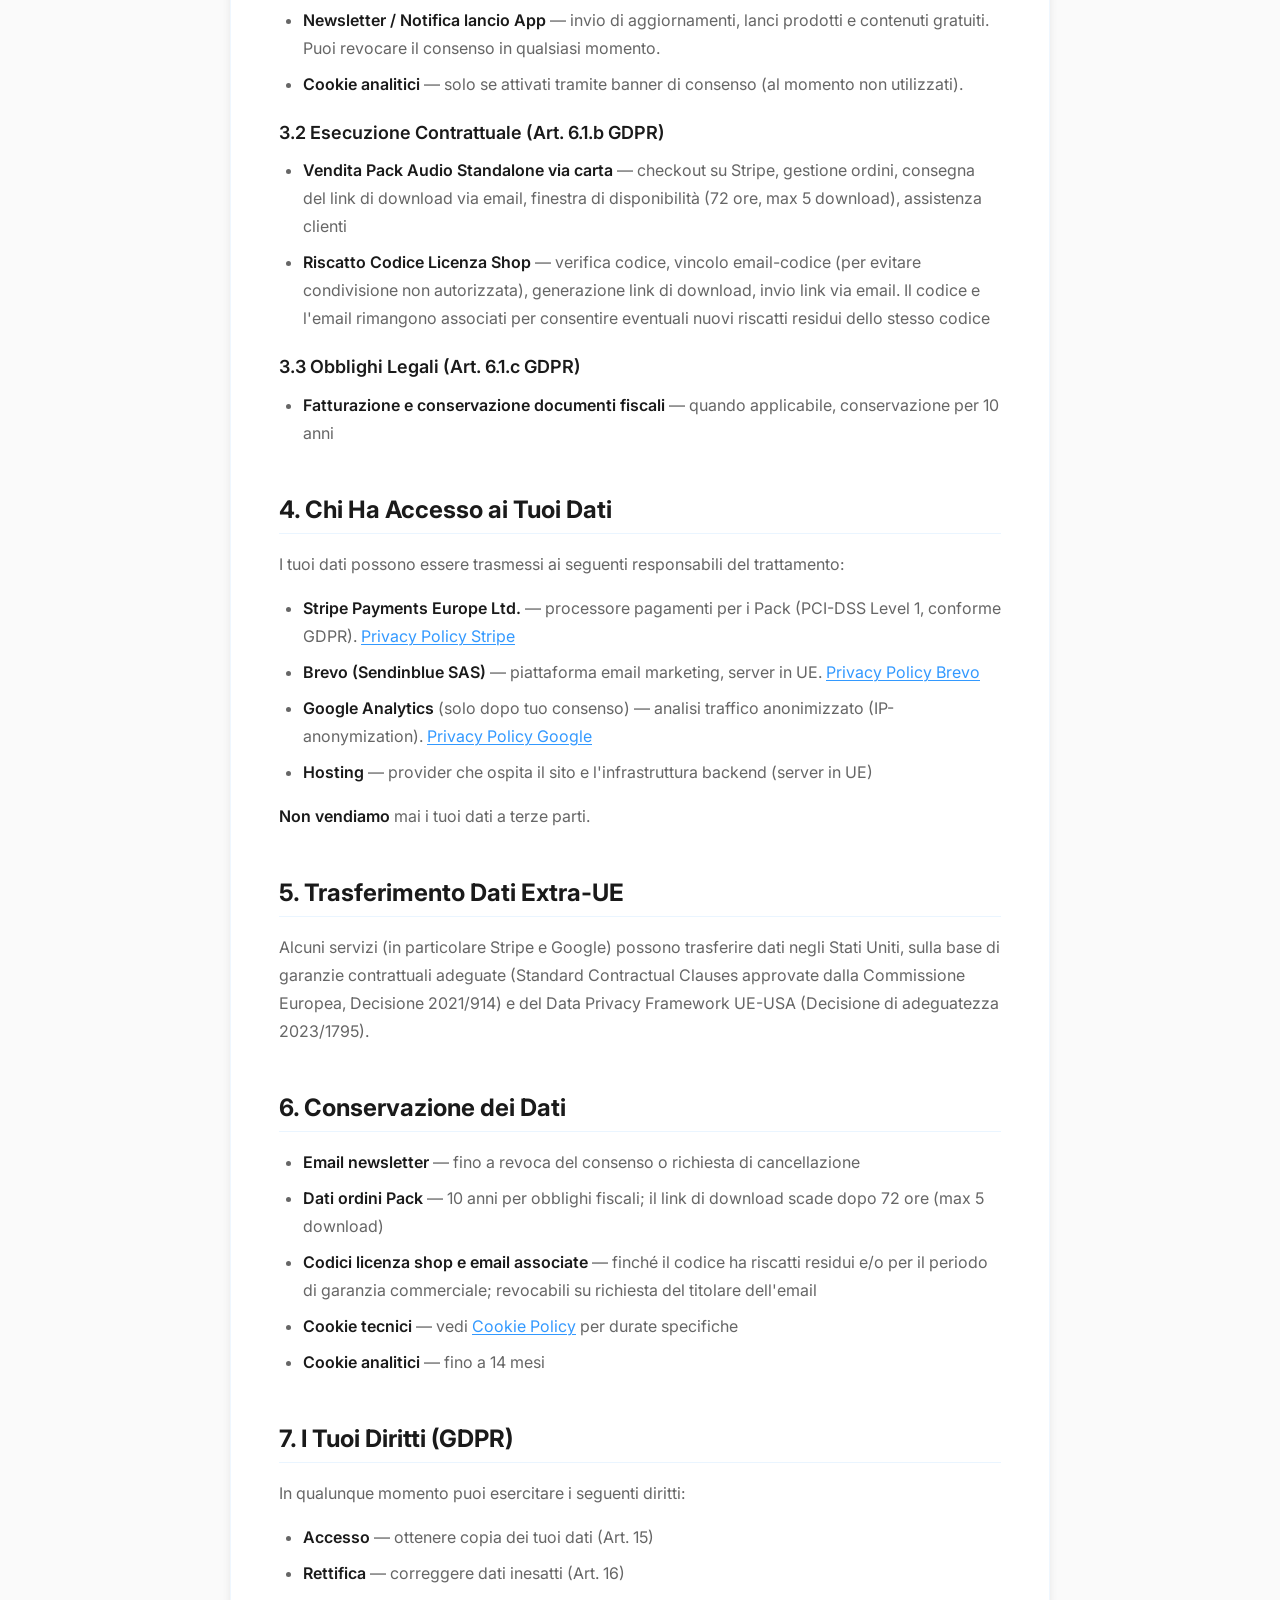
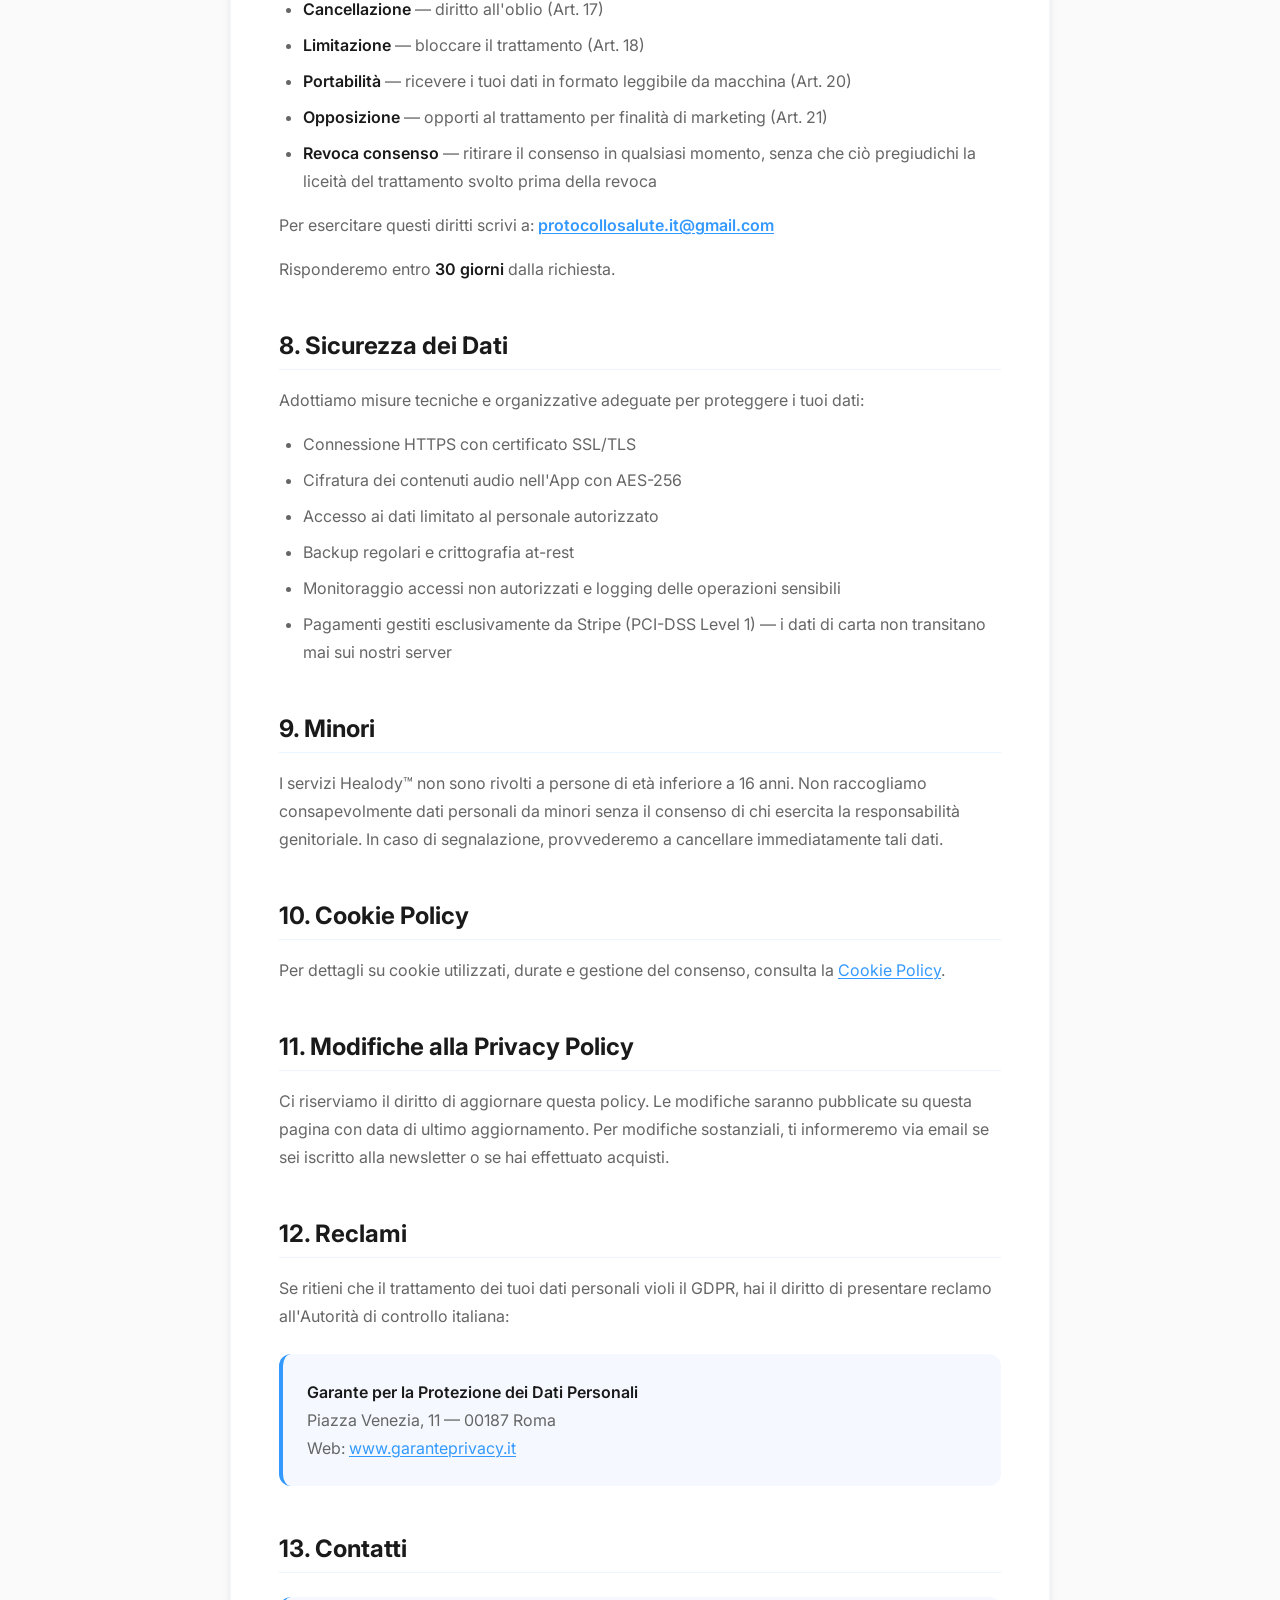
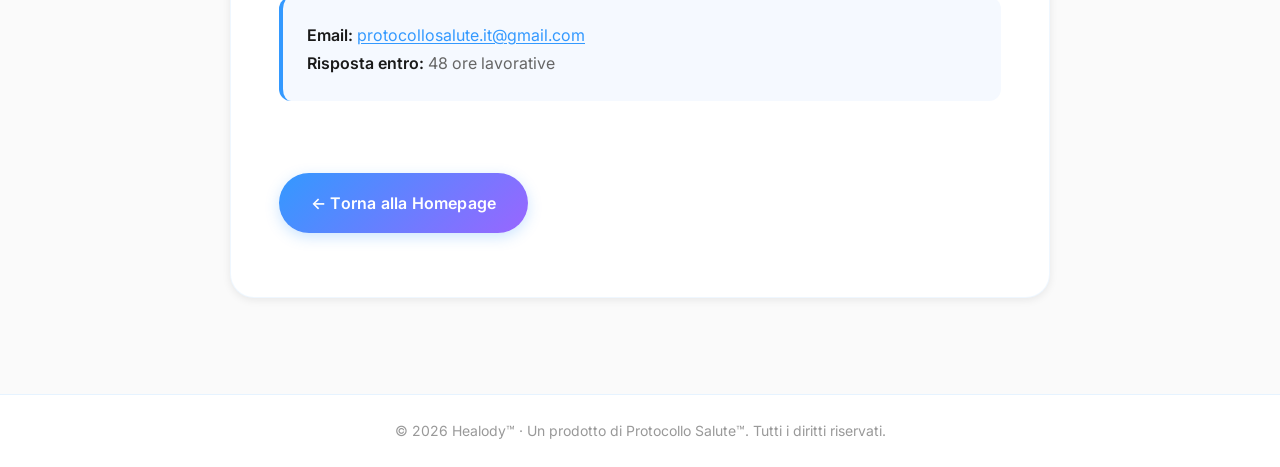
<file: privacy-policy.html>
<!DOCTYPE html>
<html lang="it">
<head>
    <meta charset="UTF-8">
    <meta name="viewport" content="width=device-width, initial-scale=1.0">
    <title>Privacy Policy — Healody™</title>
    <meta name="description" content="Privacy Policy di Healody™ — gestione dei dati personali secondo GDPR.">
    <meta name="robots" content="noindex, follow">
    <meta name="theme-color" content="#3399ff">

    <link rel="icon" type="image/svg+xml" href="images/favicon.svg">
    <link rel="apple-touch-icon" href="images/icon-192.png">

    <link rel="preconnect" href="https://fonts.googleapis.com">
    <link rel="preconnect" href="https://fonts.gstatic.com" crossorigin>
    <link href="https://fonts.googleapis.com/css2?family=Inter:wght@300;400;500;600;700&display=swap" rel="stylesheet">

    <link rel="stylesheet" href="css/styles.css">
    <link rel="stylesheet" href="css/legal.css">
</head>
<body class="legal-page">
    <!-- Mini-navbar -->
    <nav class="legal-navbar">
        <div class="container">
            <a href="./" class="legal-navbar-logo">
                <img src="images/logo-full-120.png" alt="Healody™" class="legal-logo-img">
                <sup class="logo-tm logo-tm-legal" aria-label="Trademark">™</sup>
            </a>
            <a href="./" class="legal-back-link">← Torna al sito</a>
        </div>
    </nav>

    <main class="legal-container">
        <article class="legal-article">
            <header class="legal-header">
                <h1>Privacy Policy</h1>
                <p class="legal-meta">Ultimo aggiornamento: 8 Maggio 2026</p>
            </header>

            <p class="legal-intro">
                Benvenuto su Healody™. Questa Privacy Policy descrive come raccogliamo, utilizziamo e proteggiamo i tuoi dati personali in conformità al Regolamento Generale sulla Protezione dei Dati (GDPR) UE 2016/679 e al D.lgs. 196/2003 (Codice Privacy italiano).
            </p>

            <p>
                Healody™ è un prodotto di <strong>Protocollo Salute™</strong> e si compone di due offerte: <strong>Pack Audio Standalone</strong> (file MP3 acquistabili e scaricabili) e l'<strong>App Healody™</strong> (Progressive Web App disponibile su <a href="https://app.healody.com" target="_blank" rel="noopener">app.healody.com</a>).
            </p>

            <h2>1. Titolare del Trattamento</h2>
            <div class="legal-contact-box">
                <p>
                    <strong>Protocollo Salute™</strong><br>
                    Online Business — Italia<br>
                    Email: <a href="mailto:protocollosalute.it@gmail.com">protocollosalute.it@gmail.com</a>
                </p>
                <p class="legal-note">
                    <em>Nota: l'attività è in fase di registrazione fiscale. I dati identificativi completi (Partita IVA, sede legale, codice REA) saranno aggiornati al momento della finalizzazione e prima dell'attivazione della vendita dei Pack.</em>
                </p>
            </div>

            <h2>2. Dati che Raccogliamo</h2>

            <h3>2.1 Dati forniti volontariamente</h3>
            <ul>
                <li><strong>Email</strong> — quando ti iscrivi alla newsletter, acquisti un Pack Standalone via carta, o riscatti un codice licenza per scaricare un Pack</li>
                <li><strong>Nome</strong> (se fornito) — in fase di checkout o comunicazione email</li>
                <li><strong>Dati di pagamento</strong> — gestiti direttamente da Stripe (non transitano sui nostri server)</li>
                <li><strong>Codice licenza</strong> — quando riscatti un codice precedentemente ricevuto, lo associamo all'email che usi al primo riscatto per evitare condivisioni non autorizzate</li>
            </ul>

            <h3>2.2 Dati raccolti automaticamente</h3>
            <ul>
                <li><strong>Cookie tecnici</strong> — preferenza lingua e funzionamento del sito (vedi <a href="cookie-policy.html">Cookie Policy</a>)</li>
                <li><strong>Dati di navigazione</strong> — indirizzo IP, browser, dispositivo, pagine visitate (solo se attivato Google Analytics dopo tuo consenso)</li>
            </ul>

            <p><strong>Non raccogliamo</strong> dati sensibili (origine etnica, opinioni politiche, religiose, dati sanitari, biometrici).</p>

            <h2>3. Base Giuridica e Finalità del Trattamento</h2>

            <h3>3.1 Consenso (Art. 6.1.a GDPR)</h3>
            <ul>
                <li><strong>Newsletter / Notifica lancio App</strong> — invio di aggiornamenti, lanci prodotti e contenuti gratuiti. Puoi revocare il consenso in qualsiasi momento.</li>
                <li><strong>Cookie analitici</strong> — solo se attivati tramite banner di consenso (al momento non utilizzati).</li>
            </ul>

            <h3>3.2 Esecuzione Contrattuale (Art. 6.1.b GDPR)</h3>
            <ul>
                <li><strong>Vendita Pack Audio Standalone via carta</strong> — checkout su Stripe, gestione ordini, consegna del link di download via email, finestra di disponibilità (72 ore, max 5 download), assistenza clienti</li>
                <li><strong>Riscatto Codice Licenza Shop</strong> — verifica codice, vincolo email-codice (per evitare condivisione non autorizzata), generazione link di download, invio link via email. Il codice e l'email rimangono associati per consentire eventuali nuovi riscatti residui dello stesso codice</li>
            </ul>

            <h3>3.3 Obblighi Legali (Art. 6.1.c GDPR)</h3>
            <ul>
                <li><strong>Fatturazione e conservazione documenti fiscali</strong> — quando applicabile, conservazione per 10 anni</li>
            </ul>

            <h2>4. Chi Ha Accesso ai Tuoi Dati</h2>
            <p>I tuoi dati possono essere trasmessi ai seguenti responsabili del trattamento:</p>
            <ul>
                <li><strong>Stripe Payments Europe Ltd.</strong> — processore pagamenti per i Pack (PCI-DSS Level 1, conforme GDPR). <a href="https://stripe.com/privacy" target="_blank" rel="noopener">Privacy Policy Stripe</a></li>
                <li><strong>Brevo (Sendinblue SAS)</strong> — piattaforma email marketing, server in UE. <a href="https://www.brevo.com/legal/privacypolicy/" target="_blank" rel="noopener">Privacy Policy Brevo</a></li>
                <li><strong>Google Analytics</strong> (solo dopo tuo consenso) — analisi traffico anonimizzato (IP-anonymization). <a href="https://policies.google.com/privacy" target="_blank" rel="noopener">Privacy Policy Google</a></li>
                <li><strong>Hosting</strong> — provider che ospita il sito e l'infrastruttura backend (server in UE)</li>
            </ul>
            <p><strong>Non vendiamo</strong> mai i tuoi dati a terze parti.</p>

            <h2>5. Trasferimento Dati Extra-UE</h2>
            <p>
                Alcuni servizi (in particolare Stripe e Google) possono trasferire dati negli Stati Uniti, sulla base di garanzie contrattuali adeguate (Standard Contractual Clauses approvate dalla Commissione Europea, Decisione 2021/914) e del Data Privacy Framework UE-USA (Decisione di adeguatezza 2023/1795).
            </p>

            <h2>6. Conservazione dei Dati</h2>
            <ul>
                <li><strong>Email newsletter</strong> — fino a revoca del consenso o richiesta di cancellazione</li>
                <li><strong>Dati ordini Pack</strong> — 10 anni per obblighi fiscali; il link di download scade dopo 72 ore (max 5 download)</li>
                <li><strong>Codici licenza shop e email associate</strong> — finché il codice ha riscatti residui e/o per il periodo di garanzia commerciale; revocabili su richiesta del titolare dell'email</li>
                <li><strong>Cookie tecnici</strong> — vedi <a href="cookie-policy.html">Cookie Policy</a> per durate specifiche</li>
                <li><strong>Cookie analitici</strong> — fino a 14 mesi</li>
            </ul>

            <h2>7. I Tuoi Diritti (GDPR)</h2>
            <p>In qualunque momento puoi esercitare i seguenti diritti:</p>
            <ul>
                <li><strong>Accesso</strong> — ottenere copia dei tuoi dati (Art. 15)</li>
                <li><strong>Rettifica</strong> — correggere dati inesatti (Art. 16)</li>
                <li><strong>Cancellazione</strong> — diritto all'oblio (Art. 17)</li>
                <li><strong>Limitazione</strong> — bloccare il trattamento (Art. 18)</li>
                <li><strong>Portabilità</strong> — ricevere i tuoi dati in formato leggibile da macchina (Art. 20)</li>
                <li><strong>Opposizione</strong> — opporti al trattamento per finalità di marketing (Art. 21)</li>
                <li><strong>Revoca consenso</strong> — ritirare il consenso in qualsiasi momento, senza che ciò pregiudichi la liceità del trattamento svolto prima della revoca</li>
            </ul>

            <p>Per esercitare questi diritti scrivi a: <strong><a href="mailto:protocollosalute.it@gmail.com">protocollosalute.it@gmail.com</a></strong></p>
            <p>Risponderemo entro <strong>30 giorni</strong> dalla richiesta.</p>

            <h2>8. Sicurezza dei Dati</h2>
            <p>Adottiamo misure tecniche e organizzative adeguate per proteggere i tuoi dati:</p>
            <ul>
                <li>Connessione HTTPS con certificato SSL/TLS</li>
                <li>Cifratura dei contenuti audio nell'App con AES-256</li>
                <li>Accesso ai dati limitato al personale autorizzato</li>
                <li>Backup regolari e crittografia at-rest</li>
                <li>Monitoraggio accessi non autorizzati e logging delle operazioni sensibili</li>
                <li>Pagamenti gestiti esclusivamente da Stripe (PCI-DSS Level 1) — i dati di carta non transitano mai sui nostri server</li>
            </ul>

            <h2>9. Minori</h2>
            <p>
                I servizi Healody™ non sono rivolti a persone di età inferiore a 16 anni. Non raccogliamo consapevolmente dati personali da minori senza il consenso di chi esercita la responsabilità genitoriale. In caso di segnalazione, provvederemo a cancellare immediatamente tali dati.
            </p>

            <h2>10. Cookie Policy</h2>
            <p>
                Per dettagli su cookie utilizzati, durate e gestione del consenso, consulta la <a href="cookie-policy.html">Cookie Policy</a>.
            </p>

            <h2>11. Modifiche alla Privacy Policy</h2>
            <p>
                Ci riserviamo il diritto di aggiornare questa policy. Le modifiche saranno pubblicate su questa pagina con data di ultimo aggiornamento. Per modifiche sostanziali, ti informeremo via email se sei iscritto alla newsletter o se hai effettuato acquisti.
            </p>

            <h2>12. Reclami</h2>
            <p>
                Se ritieni che il trattamento dei tuoi dati personali violi il GDPR, hai il diritto di presentare reclamo all'Autorità di controllo italiana:
            </p>
            <div class="legal-contact-box">
                <p>
                    <strong>Garante per la Protezione dei Dati Personali</strong><br>
                    Piazza Venezia, 11 — 00187 Roma<br>
                    Web: <a href="https://www.garanteprivacy.it" target="_blank" rel="noopener">www.garanteprivacy.it</a>
                </p>
            </div>

            <h2>13. Contatti</h2>
            <div class="legal-contact-box">
                <p>
                    <strong>Email:</strong> <a href="mailto:protocollosalute.it@gmail.com">protocollosalute.it@gmail.com</a><br>
                    <strong>Risposta entro:</strong> 48 ore lavorative
                </p>
            </div>

            <a href="./" class="legal-back-button">← Torna alla Homepage</a>
        </article>
    </main>

    <footer class="legal-footer">
        <div class="container">
            <p>© 2026 Healody™ · Un prodotto di Protocollo Salute™. Tutti i diritti riservati.</p>
        </div>
    </footer>
</body>
</html>
</file>
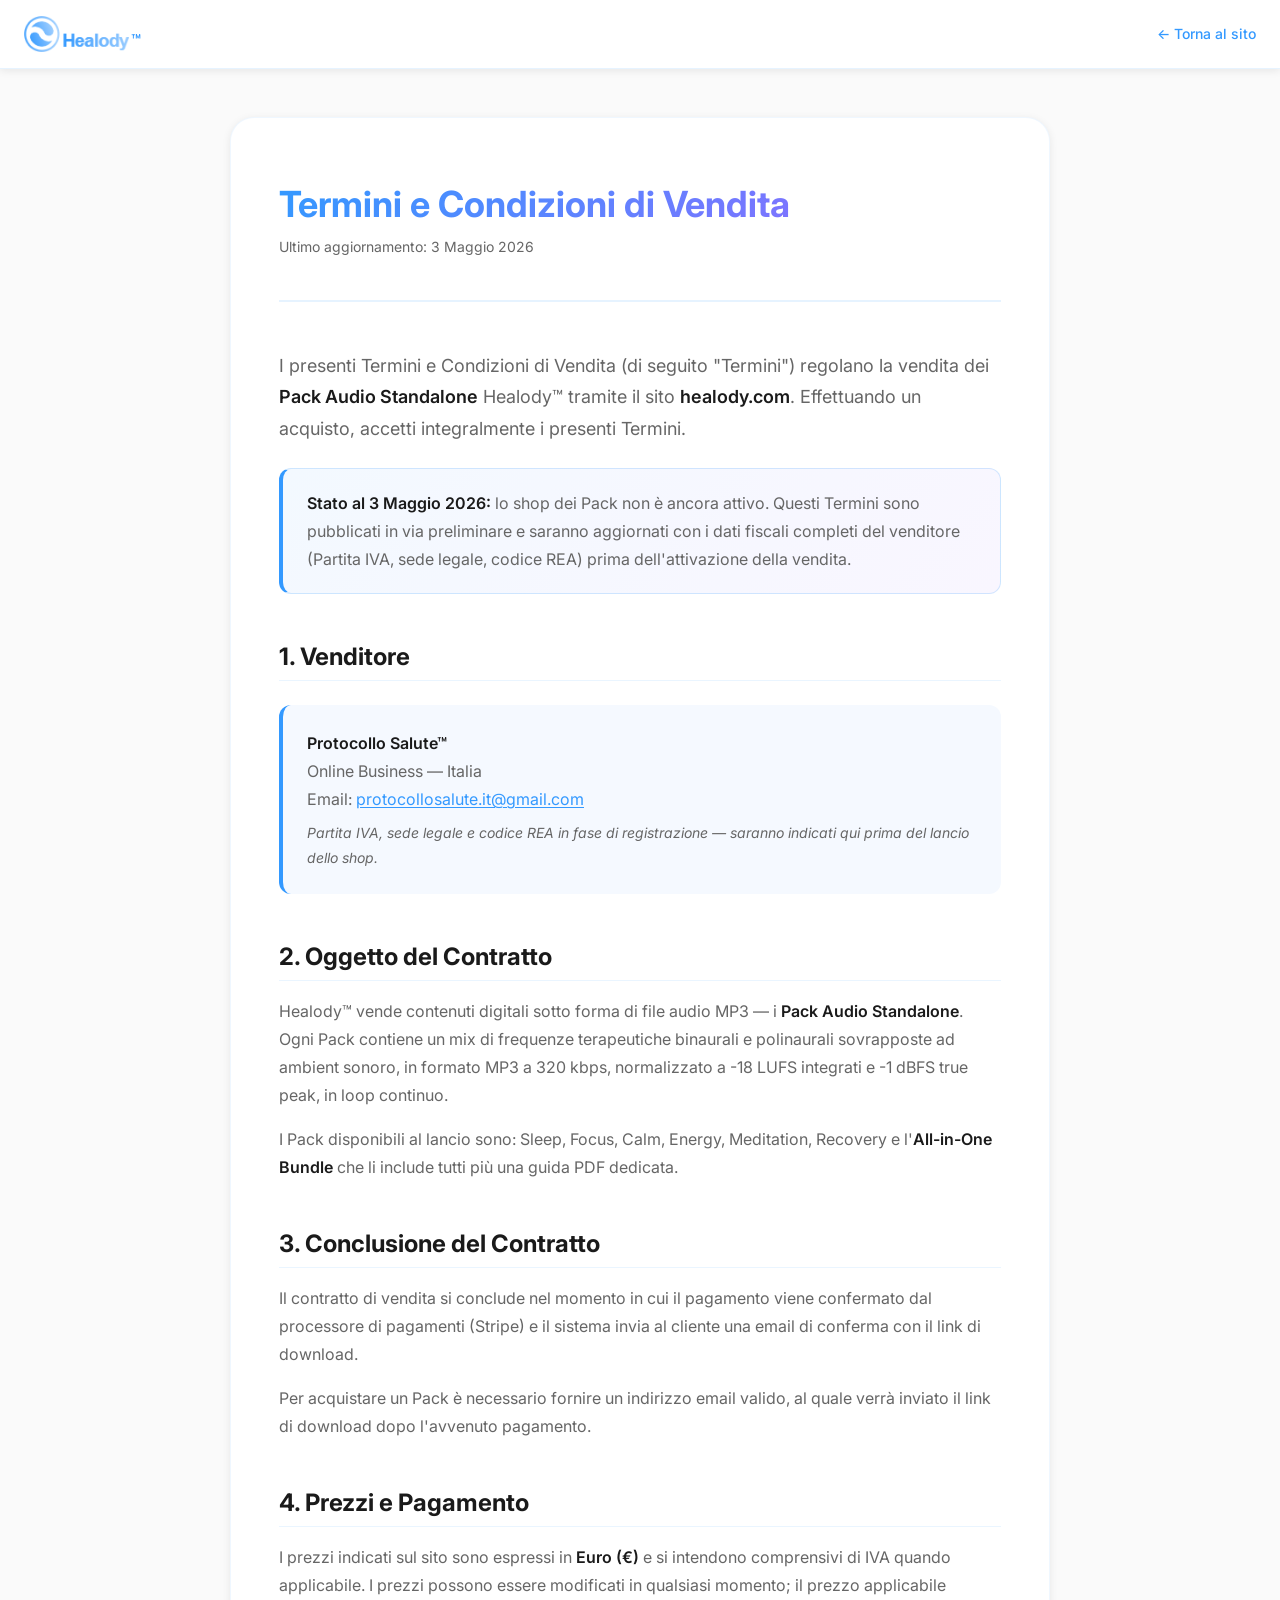
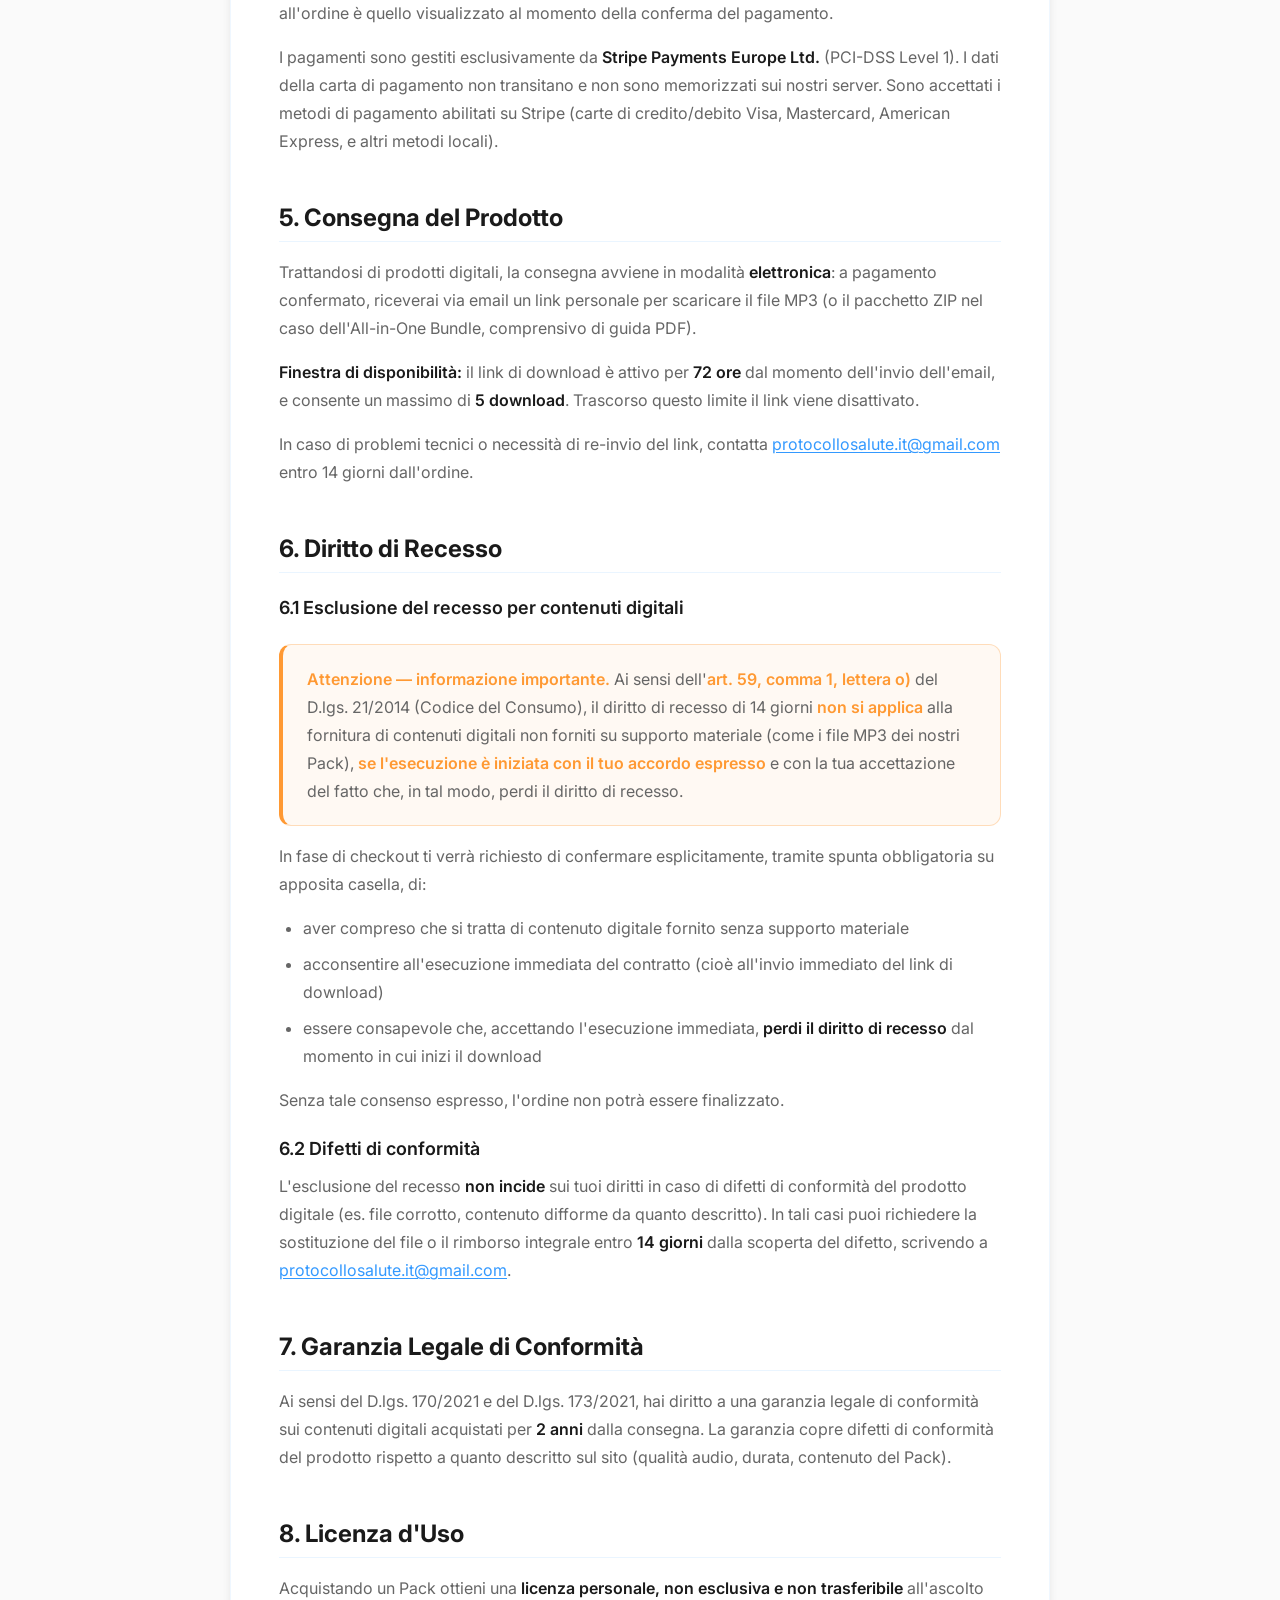
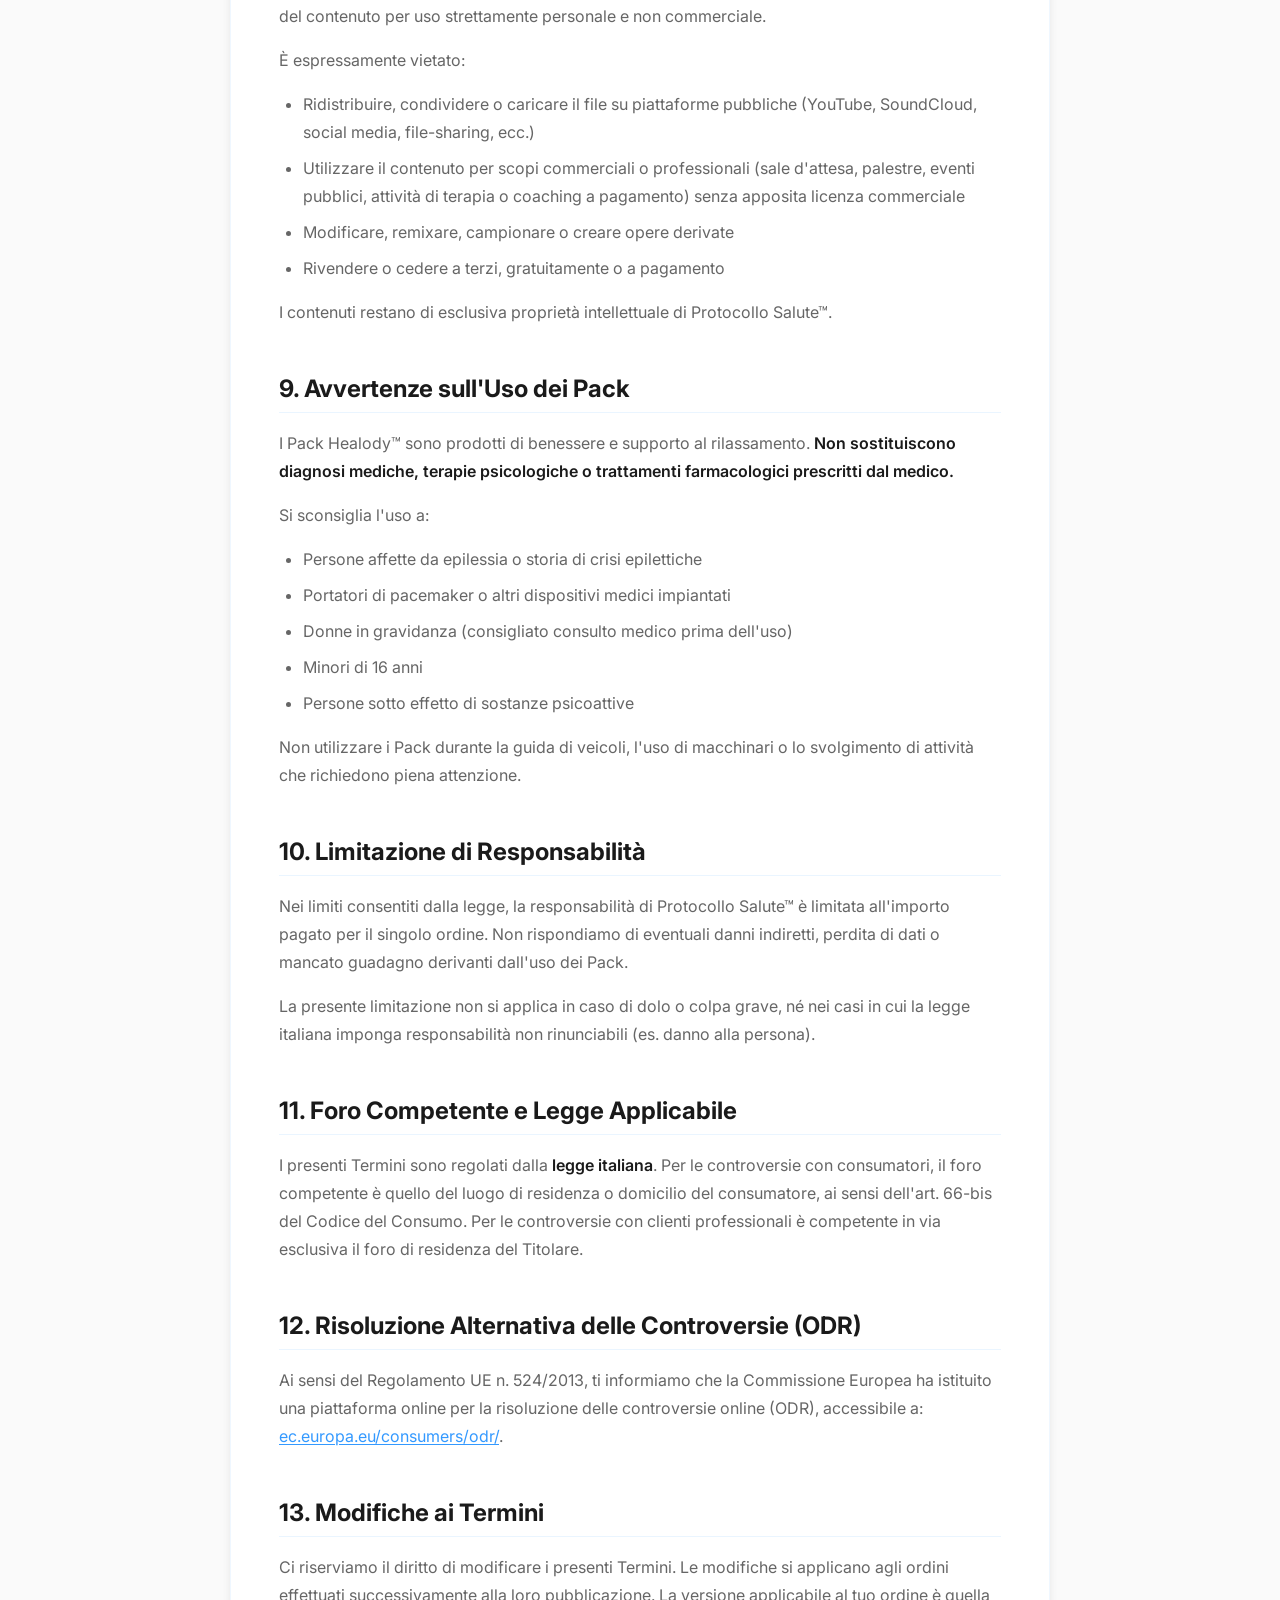
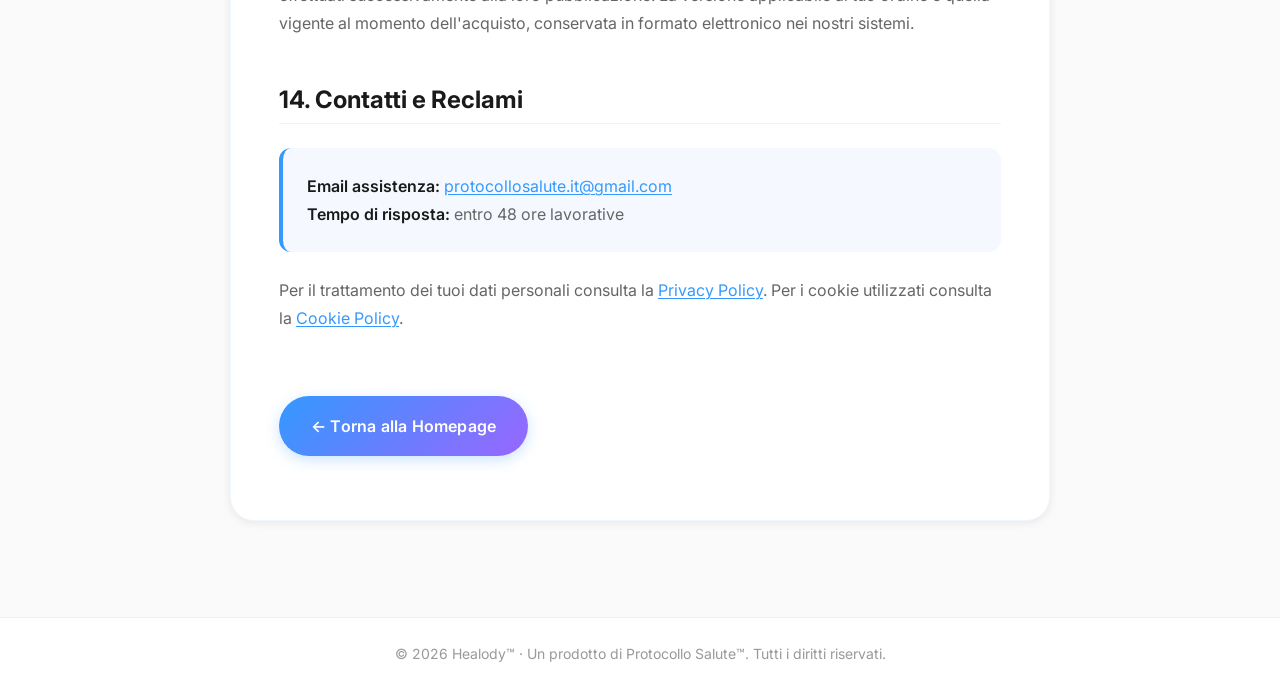
<file: terms.html>
<!DOCTYPE html>
<html lang="it">
<head>
    <meta charset="UTF-8">
    <meta name="viewport" content="width=device-width, initial-scale=1.0">
    <title>Termini di Vendita — Healody™</title>
    <meta name="description" content="Termini e Condizioni di Vendita dei Pack Audio Healody™. Diritto di recesso prodotti digitali.">
    <meta name="robots" content="noindex, follow">
    <meta name="theme-color" content="#3399ff">

    <link rel="icon" type="image/svg+xml" href="images/favicon.svg">
    <link rel="apple-touch-icon" href="images/icon-192.png">

    <link rel="preconnect" href="https://fonts.googleapis.com">
    <link rel="preconnect" href="https://fonts.gstatic.com" crossorigin>
    <link href="https://fonts.googleapis.com/css2?family=Inter:wght@300;400;500;600;700&display=swap" rel="stylesheet">

    <link rel="stylesheet" href="css/styles.css">
    <link rel="stylesheet" href="css/legal.css">
</head>
<body class="legal-page">
    <nav class="legal-navbar">
        <div class="container">
            <a href="./" class="legal-navbar-logo">
                <img src="images/logo-full-120.png" alt="Healody™" class="legal-logo-img">
                <sup class="logo-tm logo-tm-legal" aria-label="Trademark">™</sup>
            </a>
            <a href="./" class="legal-back-link">← Torna al sito</a>
        </div>
    </nav>

    <main class="legal-container">
        <article class="legal-article">
            <header class="legal-header">
                <h1>Termini e Condizioni di Vendita</h1>
                <p class="legal-meta">Ultimo aggiornamento: 3 Maggio 2026</p>
            </header>

            <p class="legal-intro">
                I presenti Termini e Condizioni di Vendita (di seguito "Termini") regolano la vendita dei <strong>Pack Audio Standalone</strong> Healody™ tramite il sito <strong>healody.com</strong>. Effettuando un acquisto, accetti integralmente i presenti Termini.
            </p>

            <p class="legal-callout">
                <strong>Stato al 3 Maggio 2026:</strong> lo shop dei Pack non è ancora attivo. Questi Termini sono pubblicati in via preliminare e saranno aggiornati con i dati fiscali completi del venditore (Partita IVA, sede legale, codice REA) prima dell'attivazione della vendita.
            </p>

            <h2>1. Venditore</h2>
            <div class="legal-contact-box">
                <p>
                    <strong>Protocollo Salute™</strong><br>
                    Online Business — Italia<br>
                    Email: <a href="mailto:protocollosalute.it@gmail.com">protocollosalute.it@gmail.com</a>
                </p>
                <p class="legal-note"><em>Partita IVA, sede legale e codice REA in fase di registrazione — saranno indicati qui prima del lancio dello shop.</em></p>
            </div>

            <h2>2. Oggetto del Contratto</h2>
            <p>
                Healody™ vende contenuti digitali sotto forma di file audio MP3 — i <strong>Pack Audio Standalone</strong>. Ogni Pack contiene un mix di frequenze terapeutiche binaurali e polinaurali sovrapposte ad ambient sonoro, in formato MP3 a 320 kbps, normalizzato a -18 LUFS integrati e -1 dBFS true peak, in loop continuo.
            </p>
            <p>
                I Pack disponibili al lancio sono: Sleep, Focus, Calm, Energy, Meditation, Recovery e l'<strong>All-in-One Bundle</strong> che li include tutti più una guida PDF dedicata.
            </p>

            <h2>3. Conclusione del Contratto</h2>
            <p>
                Il contratto di vendita si conclude nel momento in cui il pagamento viene confermato dal processore di pagamenti (Stripe) e il sistema invia al cliente una email di conferma con il link di download.
            </p>
            <p>
                Per acquistare un Pack è necessario fornire un indirizzo email valido, al quale verrà inviato il link di download dopo l'avvenuto pagamento.
            </p>

            <h2>4. Prezzi e Pagamento</h2>
            <p>
                I prezzi indicati sul sito sono espressi in <strong>Euro (€)</strong> e si intendono comprensivi di IVA quando applicabile. I prezzi possono essere modificati in qualsiasi momento; il prezzo applicabile all'ordine è quello visualizzato al momento della conferma del pagamento.
            </p>
            <p>
                I pagamenti sono gestiti esclusivamente da <strong>Stripe Payments Europe Ltd.</strong> (PCI-DSS Level 1). I dati della carta di pagamento non transitano e non sono memorizzati sui nostri server. Sono accettati i metodi di pagamento abilitati su Stripe (carte di credito/debito Visa, Mastercard, American Express, e altri metodi locali).
            </p>

            <h2>5. Consegna del Prodotto</h2>
            <p>
                Trattandosi di prodotti digitali, la consegna avviene in modalità <strong>elettronica</strong>: a pagamento confermato, riceverai via email un link personale per scaricare il file MP3 (o il pacchetto ZIP nel caso dell'All-in-One Bundle, comprensivo di guida PDF).
            </p>
            <p>
                <strong>Finestra di disponibilità:</strong> il link di download è attivo per <strong>72 ore</strong> dal momento dell'invio dell'email, e consente un massimo di <strong>5 download</strong>. Trascorso questo limite il link viene disattivato.
            </p>
            <p>
                In caso di problemi tecnici o necessità di re-invio del link, contatta <a href="mailto:protocollosalute.it@gmail.com">protocollosalute.it@gmail.com</a> entro 14 giorni dall'ordine.
            </p>

            <h2>6. Diritto di Recesso</h2>

            <h3>6.1 Esclusione del recesso per contenuti digitali</h3>
            <p class="legal-callout-warning">
                <strong>Attenzione — informazione importante.</strong> Ai sensi dell'<strong>art. 59, comma 1, lettera o)</strong> del D.lgs. 21/2014 (Codice del Consumo), il diritto di recesso di 14 giorni <strong>non si applica</strong> alla fornitura di contenuti digitali non forniti su supporto materiale (come i file MP3 dei nostri Pack), <strong>se l'esecuzione è iniziata con il tuo accordo espresso</strong> e con la tua accettazione del fatto che, in tal modo, perdi il diritto di recesso.
            </p>
            <p>
                In fase di checkout ti verrà richiesto di confermare esplicitamente, tramite spunta obbligatoria su apposita casella, di:
            </p>
            <ul>
                <li>aver compreso che si tratta di contenuto digitale fornito senza supporto materiale</li>
                <li>acconsentire all'esecuzione immediata del contratto (cioè all'invio immediato del link di download)</li>
                <li>essere consapevole che, accettando l'esecuzione immediata, <strong>perdi il diritto di recesso</strong> dal momento in cui inizi il download</li>
            </ul>
            <p>
                Senza tale consenso espresso, l'ordine non potrà essere finalizzato.
            </p>

            <h3>6.2 Difetti di conformità</h3>
            <p>
                L'esclusione del recesso <strong>non incide</strong> sui tuoi diritti in caso di difetti di conformità del prodotto digitale (es. file corrotto, contenuto difforme da quanto descritto). In tali casi puoi richiedere la sostituzione del file o il rimborso integrale entro <strong>14 giorni</strong> dalla scoperta del difetto, scrivendo a <a href="mailto:protocollosalute.it@gmail.com">protocollosalute.it@gmail.com</a>.
            </p>

            <h2>7. Garanzia Legale di Conformità</h2>
            <p>
                Ai sensi del D.lgs. 170/2021 e del D.lgs. 173/2021, hai diritto a una garanzia legale di conformità sui contenuti digitali acquistati per <strong>2 anni</strong> dalla consegna. La garanzia copre difetti di conformità del prodotto rispetto a quanto descritto sul sito (qualità audio, durata, contenuto del Pack).
            </p>

            <h2>8. Licenza d'Uso</h2>
            <p>
                Acquistando un Pack ottieni una <strong>licenza personale, non esclusiva e non trasferibile</strong> all'ascolto del contenuto per uso strettamente personale e non commerciale.
            </p>
            <p>È espressamente vietato:</p>
            <ul>
                <li>Ridistribuire, condividere o caricare il file su piattaforme pubbliche (YouTube, SoundCloud, social media, file-sharing, ecc.)</li>
                <li>Utilizzare il contenuto per scopi commerciali o professionali (sale d'attesa, palestre, eventi pubblici, attività di terapia o coaching a pagamento) senza apposita licenza commerciale</li>
                <li>Modificare, remixare, campionare o creare opere derivate</li>
                <li>Rivendere o cedere a terzi, gratuitamente o a pagamento</li>
            </ul>
            <p>
                I contenuti restano di esclusiva proprietà intellettuale di Protocollo Salute™.
            </p>

            <h2>9. Avvertenze sull'Uso dei Pack</h2>
            <p>
                I Pack Healody™ sono prodotti di benessere e supporto al rilassamento. <strong>Non sostituiscono diagnosi mediche, terapie psicologiche o trattamenti farmacologici prescritti dal medico.</strong>
            </p>
            <p>Si sconsiglia l'uso a:</p>
            <ul>
                <li>Persone affette da epilessia o storia di crisi epilettiche</li>
                <li>Portatori di pacemaker o altri dispositivi medici impiantati</li>
                <li>Donne in gravidanza (consigliato consulto medico prima dell'uso)</li>
                <li>Minori di 16 anni</li>
                <li>Persone sotto effetto di sostanze psicoattive</li>
            </ul>
            <p>
                Non utilizzare i Pack durante la guida di veicoli, l'uso di macchinari o lo svolgimento di attività che richiedono piena attenzione.
            </p>

            <h2>10. Limitazione di Responsabilità</h2>
            <p>
                Nei limiti consentiti dalla legge, la responsabilità di Protocollo Salute™ è limitata all'importo pagato per il singolo ordine. Non rispondiamo di eventuali danni indiretti, perdita di dati o mancato guadagno derivanti dall'uso dei Pack.
            </p>
            <p>
                La presente limitazione non si applica in caso di dolo o colpa grave, né nei casi in cui la legge italiana imponga responsabilità non rinunciabili (es. danno alla persona).
            </p>

            <h2>11. Foro Competente e Legge Applicabile</h2>
            <p>
                I presenti Termini sono regolati dalla <strong>legge italiana</strong>. Per le controversie con consumatori, il foro competente è quello del luogo di residenza o domicilio del consumatore, ai sensi dell'art. 66-bis del Codice del Consumo. Per le controversie con clienti professionali è competente in via esclusiva il foro di residenza del Titolare.
            </p>

            <h2>12. Risoluzione Alternativa delle Controversie (ODR)</h2>
            <p>
                Ai sensi del Regolamento UE n. 524/2013, ti informiamo che la Commissione Europea ha istituito una piattaforma online per la risoluzione delle controversie online (ODR), accessibile a: <a href="https://ec.europa.eu/consumers/odr/" target="_blank" rel="noopener">ec.europa.eu/consumers/odr/</a>.
            </p>

            <h2>13. Modifiche ai Termini</h2>
            <p>
                Ci riserviamo il diritto di modificare i presenti Termini. Le modifiche si applicano agli ordini effettuati successivamente alla loro pubblicazione. La versione applicabile al tuo ordine è quella vigente al momento dell'acquisto, conservata in formato elettronico nei nostri sistemi.
            </p>

            <h2>14. Contatti e Reclami</h2>
            <div class="legal-contact-box">
                <p>
                    <strong>Email assistenza:</strong> <a href="mailto:protocollosalute.it@gmail.com">protocollosalute.it@gmail.com</a><br>
                    <strong>Tempo di risposta:</strong> entro 48 ore lavorative
                </p>
            </div>

            <p>
                Per il trattamento dei tuoi dati personali consulta la <a href="privacy-policy.html">Privacy Policy</a>. Per i cookie utilizzati consulta la <a href="cookie-policy.html">Cookie Policy</a>.
            </p>

            <a href="./" class="legal-back-button">← Torna alla Homepage</a>
        </article>
    </main>

    <footer class="legal-footer">
        <div class="container">
            <p>© 2026 Healody™ · Un prodotto di Protocollo Salute™. Tutti i diritti riservati.</p>
        </div>
    </footer>
</body>
</html>
</file>
<file: css/styles.css>
/* ============================================
   HEALODY LANDING PAGE - STYLES
   ============================================ */

/* ============================================
   CSS VARIABLES (Design System)
   ============================================ */
:root {
    /* === Colors === */
    /* Background */
    --bg-primary: #FAFAFA;
    --bg-secondary: #FFFFFF;
    --bg-accent: #F5F9FF;
    --bg-dark: #1A1A1A;

    /* Text */
    --text-primary: #1A1A1A;
    --text-secondary: #666666;
    --text-muted: #999999;
    --text-white: #FFFFFF;

    /* Brand Colors */
    --color-blue-primary: #3399ff;
    --color-blue-dark: #2266cc;
    --color-blue-light: #66b2ff;
    --color-purple: #9966ff;
    --color-purple-light: #cc99ff;
    --color-teal: #33ccaa;
    --color-teal-light: #66dddd;

    /* Accent Colors */
    --color-orange: #ff9933;
    --color-yellow: #ffcc33;
    --color-red: #ff4444;
    --color-green: #10B981;

    /* Gradients */
    --gradient-primary: linear-gradient(135deg, #3399ff 0%, #9966ff 100%);
    --gradient-hero: linear-gradient(135deg, rgba(51, 153, 255, 0.9) 0%, rgba(153, 102, 255, 0.9) 100%);
    --gradient-card: linear-gradient(180deg, #FFFFFF 0%, #F5F9FF 100%);

    /* === Typography === */
    --font-primary: 'Inter', -apple-system, BlinkMacSystemFont, 'Segoe UI', sans-serif;

    --text-xs: 0.75rem;     /* 12px */
    --text-sm: 0.875rem;    /* 14px */
    --text-base: 1rem;      /* 16px */
    --text-lg: 1.125rem;    /* 18px */
    --text-xl: 1.25rem;     /* 20px */
    --text-2xl: 1.5rem;     /* 24px */
    --text-3xl: 1.875rem;   /* 30px */
    --text-4xl: 2.25rem;    /* 36px */
    --text-5xl: 3rem;       /* 48px */
    --text-6xl: 3.75rem;    /* 60px */

    --leading-tight: 1.25;
    --leading-normal: 1.5;
    --leading-relaxed: 1.75;

    --font-light: 300;
    --font-regular: 400;
    --font-medium: 500;
    --font-semibold: 600;
    --font-bold: 700;

    /* === Spacing === */
    --spacing-1: 0.25rem;   /* 4px */
    --spacing-2: 0.5rem;    /* 8px */
    --spacing-3: 0.75rem;   /* 12px */
    --spacing-4: 1rem;      /* 16px */
    --spacing-5: 1.25rem;   /* 20px */
    --spacing-6: 1.5rem;    /* 24px */
    --spacing-8: 2rem;      /* 32px */
    --spacing-10: 2.5rem;   /* 40px */
    --spacing-12: 3rem;     /* 48px */
    --spacing-16: 4rem;     /* 64px */
    --spacing-20: 5rem;     /* 80px */
    --spacing-24: 6rem;     /* 96px */

    /* === Border Radius === */
    --radius-sm: 0.375rem;  /* 6px */
    --radius-md: 0.5rem;    /* 8px */
    --radius-lg: 0.75rem;   /* 12px */
    --radius-xl: 1rem;      /* 16px */
    --radius-2xl: 1.5rem;   /* 24px */
    --radius-full: 9999px;

    /* === Shadows === */
    --shadow-sm: 0 2px 8px rgba(0, 0, 0, 0.08);
    --shadow-md: 0 4px 16px rgba(0, 0, 0, 0.12);
    --shadow-lg: 0 8px 32px rgba(0, 0, 0, 0.16);
    --shadow-xl: 0 12px 48px rgba(0, 0, 0, 0.20);

    /* === Transitions === */
    --transition-fast: 150ms cubic-bezier(0.4, 0, 0.2, 1);
    --transition-base: 250ms cubic-bezier(0.4, 0, 0.2, 1);
    --transition-slow: 350ms cubic-bezier(0.4, 0, 0.2, 1);

    /* === Z-index === */
    --z-dropdown: 1000;
    --z-sticky: 1020;
    --z-modal-overlay: 1030;
    --z-modal: 1040;
    --z-toast: 1050;

    /* === Breakpoints (for reference) === */
    --breakpoint-sm: 640px;
    --breakpoint-md: 768px;
    --breakpoint-lg: 1024px;
    --breakpoint-xl: 1280px;
    --breakpoint-2xl: 1536px;
}

/* ============================================
   RESET & BASE STYLES
   ============================================ */
* {
    margin: 0;
    padding: 0;
    box-sizing: border-box;
}

html {
    scroll-behavior: smooth;
    font-size: 16px;
}

body {
    font-family: var(--font-primary);
    font-size: var(--text-base);
    line-height: var(--leading-normal);
    color: var(--text-primary);
    background-color: var(--bg-primary);
    -webkit-font-smoothing: antialiased;
    -moz-osx-font-smoothing: grayscale;
}

/* ============================================
   TYPOGRAPHY
   ============================================ */
h1, h2, h3, h4, h5, h6 {
    font-weight: var(--font-bold);
    line-height: var(--leading-tight);
    color: var(--text-primary);
}

h1 { font-size: var(--text-5xl); }
h2 { font-size: var(--text-4xl); }
h3 { font-size: var(--text-2xl); }
h4 { font-size: var(--text-xl); }
h5 { font-size: var(--text-lg); }
h6 { font-size: var(--text-base); }

p {
    margin-bottom: var(--spacing-4);
    line-height: var(--leading-relaxed);
}

a {
    color: var(--color-blue-primary);
    text-decoration: none;
    transition: color var(--transition-base);
}

a:hover {
    color: var(--color-blue-dark);
}

/* ============================================
   LAYOUT
   ============================================ */
.container {
    width: 100%;
    max-width: 1280px;
    margin: 0 auto;
    padding: 0 var(--spacing-6);
}

section {
    padding: var(--spacing-20) 0;
}

/* ============================================
   BUTTONS
   ============================================ */
.btn {
    display: inline-flex;
    align-items: center;
    justify-content: center;
    padding: var(--spacing-3) var(--spacing-6);
    font-size: var(--text-base);
    font-weight: var(--font-semibold);
    border-radius: var(--radius-lg);
    border: 2px solid transparent;
    cursor: pointer;
    transition: all var(--transition-base);
    text-decoration: none;
    white-space: nowrap;
}

.btn-primary {
    background: var(--gradient-primary);
    color: var(--text-white);
    border-color: transparent;
}

.btn-primary:hover {
    transform: translateY(-2px);
    box-shadow: var(--shadow-lg);
    color: var(--text-white);
}

.btn-secondary {
    background: transparent;
    color: var(--color-blue-primary);
    border-color: var(--color-blue-primary);
}

.btn-secondary:hover {
    background: var(--color-blue-primary);
    color: var(--text-white);
}

.btn-outline {
    background: transparent;
    color: var(--text-primary);
    border-color: var(--text-secondary);
}

.btn-outline:hover {
    background: var(--text-primary);
    color: var(--text-white);
    border-color: var(--text-primary);
}

.btn-large {
    padding: var(--spacing-4) var(--spacing-8);
    font-size: var(--text-lg);
}

/* ============================================
   NAVBAR
   ============================================ */
.navbar {
    position: sticky;
    top: 0;
    background: rgba(255, 255, 255, 0.95);
    backdrop-filter: blur(10px);
    box-shadow: var(--shadow-sm);
    z-index: var(--z-sticky);
    padding: var(--spacing-4) 0;
}

.navbar-content {
    display: flex;
    align-items: center;
    justify-content: space-between;
    gap: var(--spacing-8);
}

.navbar-logo {
    display: flex;
    align-items: center;
    gap: var(--spacing-3);
    font-size: var(--text-xl);
    font-weight: var(--font-bold);
    color: var(--text-primary);
}

.logo-img {
    height: 40px;
    width: auto;
}

.logo-tm {
    font-size: 1em;
    line-height: 1;
    color: var(--color-blue-primary);
    font-weight: var(--font-semibold);
}

.logo-tm-nav {
    align-self: flex-start;
    margin-left: -10px;
    margin-top: 18px;
}

.footer-logo-wrap {
    display: inline-flex;
    align-items: flex-start;
    gap: 2px;
}

.logo-tm-footer {
    margin-top: 30px;
    color: var(--text-white);
    opacity: 0.85;
}

.navbar-menu {
    display: flex;
    list-style: none;
    gap: var(--spacing-8);
}

.nav-link {
    color: var(--text-secondary);
    font-weight: var(--font-medium);
    transition: color var(--transition-base);
}

.nav-link:hover {
    color: var(--color-blue-primary);
}

/* Language Switcher */
.language-switcher {
    position: relative;
}

.lang-btn {
    display: flex;
    align-items: center;
    gap: var(--spacing-2);
    padding: var(--spacing-2) var(--spacing-3);
    background: transparent;
    border: 1px solid var(--text-muted);
    border-radius: var(--radius-md);
    cursor: pointer;
    transition: all var(--transition-base);
}

.lang-btn:hover {
    border-color: var(--color-blue-primary);
    background: var(--bg-accent);
}

.lang-dropdown {
    position: absolute;
    top: calc(100% + var(--spacing-2));
    right: 0;
    background: var(--bg-secondary);
    border-radius: var(--radius-md);
    box-shadow: var(--shadow-md);
    overflow: hidden;
    opacity: 0;
    visibility: hidden;
    transform: translateY(-10px);
    transition: all var(--transition-base);
    z-index: var(--z-dropdown);
    min-width: 150px;
}

.lang-dropdown.active {
    opacity: 1;
    visibility: visible;
    transform: translateY(0);
}

.lang-option {
    display: block;
    width: 100%;
    padding: var(--spacing-3) var(--spacing-4);
    text-align: left;
    background: transparent;
    border: none;
    cursor: pointer;
    transition: background var(--transition-fast);
}

.lang-option:hover {
    background: var(--bg-accent);
}

/* Mobile Menu Toggle */
.mobile-menu-toggle {
    display: none;
    flex-direction: column;
    gap: 6px;
    background: transparent;
    border: none;
    cursor: pointer;
    padding: var(--spacing-2);
}

.hamburger-line {
    width: 24px;
    height: 2px;
    background: var(--text-primary);
    transition: all var(--transition-base);
}

/* ============================================
   HERO SECTION
   ============================================ */
.hero {
    position: relative;
    min-height: 100vh;
    display: flex;
    align-items: center;
    justify-content: center;
    padding: var(--spacing-20) 0;
    overflow: hidden;
}

.hero-background {
    position: absolute;
    top: 0;
    left: 0;
    width: 100%;
    height: 100%;
    z-index: -1;
}

.hero-gradient {
    position: absolute;
    top: 0;
    left: 0;
    width: 100%;
    height: 100%;
    background: var(--gradient-hero);
    opacity: 0.1;
}

.hero-content {
    display: grid;
    grid-template-columns: 1fr 1fr;
    gap: var(--spacing-12);
    align-items: center;
}

.hero-text {
    max-width: 600px;
}

.hero-headline {
    font-size: var(--text-6xl);
    margin-bottom: var(--spacing-6);
    background: var(--gradient-primary);
    -webkit-background-clip: text;
    -webkit-text-fill-color: transparent;
    background-clip: text;
}

.hero-subheadline {
    font-size: var(--text-xl);
    color: var(--text-secondary);
    margin-bottom: var(--spacing-8);
    line-height: var(--leading-relaxed);
}

.hero-cta {
    display: flex;
    gap: var(--spacing-4);
    flex-wrap: wrap;
}

.hero-visual {
    display: flex;
    align-items: center;
    justify-content: center;
}

.hero-image-placeholder {
    width: 100%;
    max-width: 500px;
    aspect-ratio: 1;
    background: url('../images/meditazione.jpg') center center / cover no-repeat;
    border-radius: var(--radius-2xl);
    box-shadow: var(--shadow-xl);
    position: relative;
    overflow: hidden;
}

.scroll-indicator {
    position: absolute;
    bottom: var(--spacing-8);
    left: 50%;
    transform: translateX(-50%);
    animation: bounce 2s infinite;
}

.scroll-arrow {
    width: 30px;
    height: 30px;
    border-left: 3px solid var(--color-blue-primary);
    border-bottom: 3px solid var(--color-blue-primary);
    transform: rotate(-45deg);
}

@keyframes bounce {
    0%, 20%, 50%, 80%, 100% {
        transform: translateX(-50%) translateY(0);
    }
    40% {
        transform: translateX(-50%) translateY(-10px);
    }
    60% {
        transform: translateX(-50%) translateY(-5px);
    }
}

/* ============================================
   HEALODY ORIGIN SECTION
   ============================================ */
.healody-origin {
    padding: var(--spacing-16) 0;
    background: linear-gradient(135deg, rgba(51, 153, 255, 0.05) 0%, rgba(153, 102, 255, 0.05) 100%);
    text-align: center;
}

.origin-content {
    max-width: 800px;
    margin: 0 auto;
    padding: var(--spacing-8);
}

.origin-content .section-title {
    font-size: var(--text-4xl);
    margin-bottom: var(--spacing-6);
    background: var(--gradient-primary);
    -webkit-background-clip: text;
    -webkit-text-fill-color: transparent;
    background-clip: text;
}

.origin-text {
    font-size: var(--text-lg);
    line-height: 1.8;
    color: var(--text-secondary);
}

.origin-text strong {
    color: var(--color-blue-primary);
    font-weight: var(--font-semibold);
}

/* ============================================
   PROBLEM SOLUTION SECTION
   ============================================ */
.problem-solution {
    background: var(--bg-secondary);
}

.problem-solution-grid {
    display: grid;
    grid-template-columns: 1fr auto 1fr;
    gap: var(--spacing-8);
    align-items: center;
}

.problem-card,
.solution-card {
    background: var(--gradient-card);
    border-radius: var(--radius-xl);
    overflow: hidden;
    box-shadow: var(--shadow-md);
    transition: transform var(--transition-base), box-shadow var(--transition-base);
}

.problem-card:hover,
.solution-card:hover {
    transform: translateY(-5px);
    box-shadow: var(--shadow-lg);
}

.card-visual {
    width: 100%;
    height: 250px;
    background: linear-gradient(135deg, #e0e0e0 0%, #f5f5f5 100%);
    background-size: cover;
    background-position: center;
    position: relative;
}

.problem-visual {
    background: linear-gradient(135deg, rgba(0, 0, 0, 0.4) 0%, rgba(0, 0, 0, 0.3) 100%), url('../images/problema.jpg') center center / cover no-repeat;
    filter: saturate(0.7) brightness(0.85);
}

.solution-visual {
    background: linear-gradient(135deg, rgba(51, 153, 255, 0.2) 0%, rgba(153, 102, 255, 0.2) 100%), url('../images/soluzione.jpg') center center / cover no-repeat;
    filter: saturate(1.1) brightness(1.05);
}

.card-content {
    padding: var(--spacing-6);
}

.card-label {
    display: inline-block;
    padding: var(--spacing-1) var(--spacing-3);
    background: var(--text-muted);
    color: var(--text-white);
    border-radius: var(--radius-full);
    font-size: var(--text-sm);
    font-weight: var(--font-semibold);
    text-transform: uppercase;
    margin-bottom: var(--spacing-3);
}

.solution-label {
    background: var(--gradient-primary);
}

.card-headline {
    font-size: var(--text-3xl);
    margin-bottom: var(--spacing-4);
}

.card-text {
    color: var(--text-secondary);
    margin-bottom: var(--spacing-6);
}

.arrow-separator {
    display: flex;
    align-items: center;
    justify-content: center;
}

/* ============================================
   WHAT WE OFFER SECTION
   ============================================ */
.what-we-offer {
    background: var(--bg-accent);
}

.section-header {
    text-align: center;
    margin-bottom: var(--spacing-12);
}

.section-title {
    margin-bottom: var(--spacing-4);
}

.section-subtitle {
    font-size: var(--text-xl);
    color: var(--text-secondary);
}

.section-intro {
    font-size: var(--text-lg);
    color: var(--text-secondary);
    max-width: 700px;
    margin: 0 auto;
}

.offer-grid {
    display: grid;
    grid-template-columns: repeat(3, 1fr);
    gap: var(--spacing-8);
    margin-bottom: var(--spacing-8);
}

.offer-card {
    background: var(--bg-secondary);
    padding: var(--spacing-8);
    border-radius: var(--radius-xl);
    text-align: center;
    box-shadow: var(--shadow-sm);
    transition: transform var(--transition-base), box-shadow var(--transition-base);
}

.offer-card:hover {
    transform: translateY(-5px);
    box-shadow: var(--shadow-lg);
}

.offer-icon {
    margin-bottom: var(--spacing-6);
}

.offer-title {
    font-size: var(--text-2xl);
    margin-bottom: var(--spacing-4);
}

.offer-description {
    color: var(--text-secondary);
    line-height: var(--leading-relaxed);
}

.offer-footer-text {
    text-align: center;
    font-size: var(--text-lg);
    color: var(--text-secondary);
    max-width: 800px;
    margin: 0 auto;
}

/* ============================================
   CATEGORIES SECTION
   ============================================ */
.categories {
    background: var(--bg-secondary);
}

.categories-grid {
    display: grid;
    grid-template-columns: repeat(4, 1fr);
    gap: var(--spacing-8);
    margin-bottom: var(--spacing-8);
}

.category-card {
    background: var(--gradient-card);
    padding: var(--spacing-8);
    border-radius: var(--radius-xl);
    text-align: center;
    box-shadow: var(--shadow-sm);
    transition: transform var(--transition-base), box-shadow var(--transition-base);
}

.category-card:hover {
    transform: translateY(-5px);
    box-shadow: var(--shadow-lg);
}

.category-icon {
    width: 80px;
    height: 80px;
    margin: 0 auto var(--spacing-6);
    display: flex;
    align-items: center;
    justify-content: center;
    border-radius: var(--radius-full);
}

.moon-icon {
    background: linear-gradient(135deg, #2266cc 0%, #66b2ff 100%);
}

.meditation-icon {
    background: linear-gradient(135deg, #9966ff 0%, #cc99ff 100%);
}

.energy-icon {
    background: linear-gradient(135deg, #ff9933 0%, #ffcc33 100%);
}

.category-title {
    margin-bottom: var(--spacing-4);
}

.category-description {
    color: var(--text-secondary);
    line-height: var(--leading-relaxed);
}

.categories-footer-text {
    text-align: center;
    font-size: var(--text-lg);
    color: var(--text-secondary);
    font-style: italic;
}

/* ============================================
   SCIENCE SECTION
   ============================================ */
.science {
    background: var(--bg-accent);
}

.science-block {
    margin-bottom: var(--spacing-12);
    padding: var(--spacing-8);
    background: var(--bg-secondary);
    border-radius: var(--radius-xl);
    box-shadow: var(--shadow-sm);
}

.science-subtitle {
    color: var(--color-blue-primary);
    margin-bottom: var(--spacing-4);
}

.science-text {
    color: var(--text-secondary);
    font-size: var(--text-lg);
    line-height: var(--leading-relaxed);
    margin-bottom: var(--spacing-6);
}

.brain-waves-graphic {
    margin-top: var(--spacing-8);
}

.wave-item {
    display: grid;
    grid-template-columns: 150px 1fr 200px;
    gap: var(--spacing-4);
    align-items: center;
    margin-bottom: var(--spacing-6);
    padding: var(--spacing-4);
    background: var(--bg-accent);
    border-radius: var(--radius-lg);
}

.wave-label {
    font-weight: var(--font-semibold);
    color: var(--text-primary);
}

.wave-visual {
    height: 40px;
}

.wave-description {
    font-size: var(--text-sm);
    color: var(--text-secondary);
}

.science-benefits-list {
    list-style: none;
    margin-top: var(--spacing-6);
}

.science-benefits-list li {
    padding: var(--spacing-3) 0;
    padding-left: var(--spacing-8);
    position: relative;
    font-size: var(--text-lg);
    color: var(--text-secondary);
}

.science-benefits-list li::before {
    content: "•";
    position: absolute;
    left: 0;
    color: var(--color-blue-primary);
    font-size: var(--text-2xl);
}

.science-disclaimer {
    text-align: center;
    font-size: var(--text-sm);
    color: var(--text-muted);
    font-style: italic;
    margin-top: var(--spacing-8);
}

/* ============================================
   FEATURES SECTION
   ============================================ */
.features {
    background: var(--bg-secondary);
}

.features-grid {
    display: grid;
    grid-template-columns: repeat(2, 1fr);
    gap: var(--spacing-8);
}

.feature-card {
    background: var(--gradient-card);
    padding: var(--spacing-8);
    border-radius: var(--radius-xl);
    box-shadow: var(--shadow-sm);
    transition: transform var(--transition-base), box-shadow var(--transition-base);
}

.feature-card:hover {
    transform: translateY(-5px);
    box-shadow: var(--shadow-lg);
}

.feature-icon {
    width: 80px;
    height: 80px;
    margin-bottom: var(--spacing-6);
    display: flex;
    align-items: center;
    justify-content: center;
    background: var(--gradient-primary);
    border-radius: var(--radius-xl);
}

.icon-placeholder {
    font-size: var(--text-4xl);
}

.feature-title {
    margin-bottom: var(--spacing-4);
}

.feature-description {
    color: var(--text-secondary);
    line-height: var(--leading-relaxed);
}

/* ============================================
   HOW IT WORKS SECTION
   ============================================ */
.how-it-works {
    background: var(--bg-accent);
}

.steps-grid {
    display: grid;
    grid-template-columns: repeat(3, 1fr);
    gap: var(--spacing-8);
}

.step-card {
    position: relative;
    background: var(--bg-secondary);
    padding: var(--spacing-8);
    border-radius: var(--radius-xl);
    text-align: center;
    box-shadow: var(--shadow-sm);
    transition: transform var(--transition-base), box-shadow var(--transition-base);
}

.step-card:hover {
    transform: translateY(-5px);
    box-shadow: var(--shadow-lg);
}

.step-number {
    position: absolute;
    top: -20px;
    left: 50%;
    transform: translateX(-50%);
    width: 50px;
    height: 50px;
    background: var(--gradient-primary);
    color: var(--text-white);
    font-size: var(--text-2xl);
    font-weight: var(--font-bold);
    border-radius: var(--radius-full);
    display: flex;
    align-items: center;
    justify-content: center;
    box-shadow: var(--shadow-md);
}

.step-icon {
    margin: var(--spacing-8) 0 var(--spacing-6);
}

.step-title {
    margin-bottom: var(--spacing-4);
}

.step-description {
    color: var(--text-secondary);
    line-height: var(--leading-relaxed);
}

/* ============================================
   BENEFITS SECTION
   ============================================ */
.benefits {
    background: var(--bg-secondary);
}

.benefits-grid {
    display: grid;
    grid-template-columns: repeat(2, 1fr);
    gap: var(--spacing-6);
    max-width: 900px;
    margin: 0 auto;
}

.benefit-item {
    display: flex;
    align-items: center;
    gap: var(--spacing-4);
    padding: var(--spacing-4);
    background: var(--bg-accent);
    border-radius: var(--radius-lg);
    transition: transform var(--transition-base);
}

.benefit-item:hover {
    transform: translateX(10px);
}

.benefit-check {
    font-size: var(--text-2xl);
    color: var(--color-green);
    font-weight: var(--font-bold);
}

.benefit-text {
    font-size: var(--text-lg);
    color: var(--text-primary);
}

/* ============================================
   FAQ SECTION
   ============================================ */
.faq {
    background: var(--bg-accent);
}

.faq-list {
    max-width: 900px;
    margin: 0 auto;
}

.faq-item {
    background: var(--bg-secondary);
    border-radius: var(--radius-lg);
    margin-bottom: var(--spacing-4);
    overflow: hidden;
    box-shadow: var(--shadow-sm);
}

.faq-question {
    width: 100%;
    display: flex;
    justify-content: space-between;
    align-items: center;
    padding: var(--spacing-5);
    background: transparent;
    border: none;
    cursor: pointer;
    font-size: var(--text-lg);
    font-weight: var(--font-semibold);
    text-align: left;
    transition: background var(--transition-base);
}

.faq-question:hover {
    background: var(--bg-accent);
}

.faq-icon {
    font-size: var(--text-3xl);
    color: var(--color-blue-primary);
    transition: transform var(--transition-base);
}

.faq-item.active .faq-icon {
    transform: rotate(45deg);
}

.faq-answer {
    max-height: 0;
    overflow: hidden;
    transition: max-height var(--transition-slow);
}

.faq-item.active .faq-answer {
    max-height: 500px;
}

.faq-answer p {
    padding: 0 var(--spacing-5) var(--spacing-5);
    color: var(--text-secondary);
    line-height: var(--leading-relaxed);
}

/* ============================================
   FINAL CTA SECTION
   ============================================ */
.final-cta {
    background: var(--gradient-primary);
    color: var(--text-white);
    padding: var(--spacing-24) 0;
}

.final-cta-content {
    text-align: center;
    max-width: 800px;
    margin: 0 auto;
}

.final-cta-headline {
    font-size: var(--text-5xl);
    color: var(--text-white);
    margin-bottom: var(--spacing-6);
}

.final-cta-subheadline {
    font-size: var(--text-xl);
    color: rgba(255, 255, 255, 0.9);
    margin-bottom: var(--spacing-8);
}

.final-cta .btn-primary {
    background: var(--bg-secondary);
    color: var(--color-blue-primary);
    border-color: var(--bg-secondary);
}

.final-cta .btn-primary:hover {
    transform: translateY(-2px);
    box-shadow: var(--shadow-xl);
}

/* Secondary CTA on gradient background — outline-on-dark variant */
.final-cta .btn-secondary {
    background: transparent;
    color: var(--text-white);
    border-color: rgba(255, 255, 255, 0.85);
}

.final-cta .btn-secondary:hover {
    background: var(--bg-secondary);
    color: var(--color-blue-primary);
    border-color: var(--bg-secondary);
    transform: translateY(-2px);
    box-shadow: var(--shadow-xl);
}

.final-cta-note {
    margin-top: var(--spacing-6);
    font-size: var(--text-sm);
    color: rgba(255, 255, 255, 0.8);
}

/* ============================================
   FOOTER
   ============================================ */
.footer {
    background: var(--bg-dark);
    color: var(--text-white);
    padding: var(--spacing-12) 0 var(--spacing-6);
}

.footer-content {
    text-align: center;
}

.footer-brand {
    display: flex;
    flex-direction: column;
    align-items: center;
    gap: var(--spacing-3);
    margin-bottom: var(--spacing-8);
}

.footer-logo {
    width: 200px;
    height: auto;
}

.footer-tagline {
    font-size: var(--text-lg);
    color: rgba(255, 255, 255, 0.8);
}

.footer-links {
    display: flex;
    justify-content: center;
    gap: var(--spacing-6);
    flex-wrap: wrap;
    margin-bottom: var(--spacing-6);
}

.footer-link {
    color: rgba(255, 255, 255, 0.7);
    transition: color var(--transition-base);
}

.footer-link:hover {
    color: var(--text-white);
}

.footer-link-hidden {
    opacity: 0.3;
    font-size: var(--text-xs);
}

.footer-copyright {
    color: rgba(255, 255, 255, 0.5);
    font-size: var(--text-sm);
    margin-top: var(--spacing-8);
}

/* ============================================
   MODAL
   ============================================ */
.modal {
    display: none;
    position: fixed;
    top: 0;
    left: 0;
    width: 100%;
    height: 100%;
    z-index: var(--z-modal);
}

.modal.active {
    display: flex;
    align-items: center;
    justify-content: center;
}

.modal-overlay {
    position: absolute;
    top: 0;
    left: 0;
    width: 100%;
    height: 100%;
    background: rgba(0, 0, 0, 0.7);
    z-index: var(--z-modal-overlay);
}

.modal-content {
    position: relative;
    background: var(--bg-secondary);
    border-radius: var(--radius-2xl);
    max-width: 500px;
    width: 90%;
    max-height: 90vh;
    overflow-y: auto;
    z-index: var(--z-modal);
    animation: modalSlideIn var(--transition-slow);
}

@keyframes modalSlideIn {
    from {
        opacity: 0;
        transform: translateY(-50px);
    }
    to {
        opacity: 1;
        transform: translateY(0);
    }
}

.modal-close {
    position: absolute;
    top: var(--spacing-4);
    right: var(--spacing-4);
    width: 40px;
    height: 40px;
    background: transparent;
    border: none;
    font-size: var(--text-3xl);
    color: var(--text-muted);
    cursor: pointer;
    transition: color var(--transition-base);
}

.modal-close:hover {
    color: var(--text-primary);
}

.modal-body {
    padding: var(--spacing-8);
    text-align: center;
}

.modal-logo {
    width: 80px;
    height: 80px;
    margin-bottom: var(--spacing-6);
}

.modal-title {
    font-size: var(--text-3xl);
    margin-bottom: var(--spacing-4);
}

.modal-device-info {
    font-size: var(--text-lg);
    color: var(--text-secondary);
    margin-bottom: var(--spacing-6);
}

.modal-instructions {
    text-align: left;
    background: var(--bg-accent);
    padding: var(--spacing-6);
    border-radius: var(--radius-lg);
    margin-bottom: var(--spacing-6);
}

.modal-instructions ol {
    padding-left: var(--spacing-6);
}

.modal-instructions li {
    margin-bottom: var(--spacing-3);
    color: var(--text-secondary);
}

.modal-actions {
    display: flex;
    gap: var(--spacing-4);
    justify-content: center;
}

/* ============================================
   ANIMATIONS
   ============================================ */
.fade-in-up {
    opacity: 0;
    transform: translateY(30px);
    transition: opacity 0.6s ease, transform 0.6s ease;
}

.fade-in-up.visible {
    opacity: 1;
    transform: translateY(0);
}

/* ============================================
   RESPONSIVE - TABLET
   ============================================ */
@media (max-width: 1024px) {
    :root {
        --text-6xl: 3rem;    /* 48px */
        --text-5xl: 2.5rem;  /* 40px */
        --text-4xl: 2rem;    /* 32px */
    }

    .hero-content {
        grid-template-columns: 1fr;
        text-align: center;
    }

    .hero-text {
        max-width: 100%;
    }

    .hero-cta {
        justify-content: center;
    }

    .problem-solution-grid {
        grid-template-columns: 1fr;
    }

    .arrow-separator {
        transform: rotate(90deg);
    }

    .offer-grid,
    .categories-grid {
        grid-template-columns: 1fr;
    }

    .features-grid {
        grid-template-columns: 1fr;
    }

    .steps-grid {
        grid-template-columns: 1fr;
    }

    .wave-item {
        grid-template-columns: 1fr;
        text-align: center;
    }

    /* Responsive images */
    .hero-image-placeholder {
        max-width: 400px;
        margin: 0 auto;
    }

    .card-visual {
        height: 200px;
    }
}

/* ============================================
   RESPONSIVE - MOBILE
   ============================================ */
@media (max-width: 768px) {
    .navbar-menu {
        position: fixed;
        top: 72px;
        left: 0;
        right: 0;
        background: var(--bg-secondary);
        flex-direction: column;
        padding: var(--spacing-6);
        box-shadow: var(--shadow-lg);
        opacity: 0;
        visibility: hidden;
        transform: translateY(-20px);
        transition: all var(--transition-base);
        z-index: var(--z-dropdown);
    }

    .navbar-menu.active {
        opacity: 1;
        visibility: visible;
        transform: translateY(0);
        display: flex;
    }

    .navbar-menu li {
        margin: var(--spacing-2) 0;
    }

    .nav-link {
        display: block;
        padding: var(--spacing-3);
        font-size: var(--text-lg);
        text-align: center;
        color: var(--text-primary);
        border-radius: var(--radius-md);
        transition: background var(--transition-base);
    }

    .nav-link:hover {
        background: var(--bg-accent);
    }

    .mobile-menu-toggle {
        display: flex;
    }

    /* Su mobile il menu desktop si nasconde: il language switcher
       deve stare attaccato all'hamburger (no più al centro). */
    .navbar-content {
        gap: var(--spacing-3);
    }

    .language-switcher {
        margin-left: auto;
    }

    .mobile-menu-toggle.active .hamburger-line:nth-child(1) {
        transform: rotate(45deg) translate(6px, 6px);
    }

    .mobile-menu-toggle.active .hamburger-line:nth-child(2) {
        opacity: 0;
    }

    .mobile-menu-toggle.active .hamburger-line:nth-child(3) {
        transform: rotate(-45deg) translate(6px, -6px);
    }

    .hero-headline {
        font-size: var(--text-4xl);
    }

    .hero-subheadline {
        font-size: var(--text-lg);
    }

    .hero-cta {
        flex-direction: column;
    }

    .hero-cta .btn {
        width: 100%;
    }

    /* Mobile image optimizations */
    .hero-image-placeholder {
        max-width: 100%;
        aspect-ratio: 16/9;
    }

    .card-visual {
        height: 180px;
    }

    section {
        padding: var(--spacing-12) 0;
    }

    .benefits-grid {
        grid-template-columns: 1fr;
    }

    .final-cta-headline {
        font-size: var(--text-3xl);
    }

    .modal-content {
        width: 95%;
    }
}

@media (max-width: 640px) {
    .container {
        padding: 0 var(--spacing-4);
    }

    h1 { font-size: var(--text-3xl); }
    h2 { font-size: var(--text-2xl); }
    h3 { font-size: var(--text-xl); }
}

/* ============================================
   ===== UPGRADE: PACK + PWA SECTIONS =========
   ============================================ */

/* === Hero badge === */
.hero-badge {
    display: inline-block;
    padding: var(--spacing-2) var(--spacing-4);
    margin-bottom: var(--spacing-5);
    background: rgba(51, 153, 255, 0.1);
    color: var(--color-blue-primary);
    border: 1px solid rgba(51, 153, 255, 0.25);
    border-radius: var(--radius-full);
    font-size: var(--text-sm);
    font-weight: var(--font-semibold);
    letter-spacing: 0.5px;
    text-transform: uppercase;
}

/* === Section eyebrow === */
.section-eyebrow {
    display: inline-block;
    padding: var(--spacing-1) var(--spacing-4);
    margin-bottom: var(--spacing-4);
    background: rgba(51, 153, 255, 0.1);
    color: var(--color-blue-primary);
    border-radius: var(--radius-full);
    font-size: var(--text-xs);
    font-weight: var(--font-semibold);
    letter-spacing: 1px;
    text-transform: uppercase;
}

.section-eyebrow-soon {
    background: rgba(153, 102, 255, 0.1);
    color: var(--color-purple);
    border: 1px solid rgba(153, 102, 255, 0.25);
}

/* ============================================
   PRODUCTS OVERVIEW
   ============================================ */
.products-overview {
    padding: var(--spacing-24) 0;
    background: var(--bg-accent);
}

.products-grid {
    display: grid;
    grid-template-columns: 1fr 1fr;
    gap: var(--spacing-8);
    margin-top: var(--spacing-12);
}

.product-card {
    position: relative;
    padding: var(--spacing-12) var(--spacing-8);
    background: var(--bg-secondary);
    border-radius: var(--radius-2xl);
    border: 1px solid rgba(51, 153, 255, 0.15);
    box-shadow: var(--shadow-md);
    text-align: center;
    transition: transform var(--transition-base), box-shadow var(--transition-base);
    display: flex;
    flex-direction: column;
    align-items: center;
}

.product-card:hover {
    transform: translateY(-6px);
    box-shadow: var(--shadow-xl);
}

.product-card-pack {
    border-top: 4px solid var(--color-blue-primary);
}

.product-card-pwa {
    border-top: 4px solid var(--color-purple);
}

.product-badge {
    position: absolute;
    top: var(--spacing-4);
    right: var(--spacing-4);
    padding: var(--spacing-1) var(--spacing-3);
    border-radius: var(--radius-full);
    font-size: var(--text-xs);
    font-weight: var(--font-semibold);
    letter-spacing: 0.5px;
    text-transform: uppercase;
}

.product-badge-available {
    background: rgba(16, 185, 129, 0.12);
    color: var(--color-green);
    border: 1px solid rgba(16, 185, 129, 0.3);
}

.product-badge-soon {
    background: rgba(153, 102, 255, 0.12);
    color: var(--color-purple);
    border: 1px solid rgba(153, 102, 255, 0.3);
}

.product-icon {
    margin-bottom: var(--spacing-6);
    color: var(--color-blue-primary);
}

.product-card-pwa .product-icon {
    color: var(--color-purple);
}

.product-title {
    font-size: var(--text-2xl);
    font-weight: var(--font-bold);
    color: var(--text-primary);
    margin-bottom: var(--spacing-4);
}

.product-text {
    font-size: var(--text-base);
    color: var(--text-secondary);
    line-height: var(--leading-relaxed);
    margin-bottom: var(--spacing-8);
    flex: 1;
}

.product-card .btn {
    align-self: stretch;
}

/* ============================================
   PACK STANDALONE SECTION
   ============================================ */
.pack-section {
    padding: var(--spacing-24) 0;
    background: var(--bg-secondary);
}

.pack-features-title,
.pwa-block-title {
    font-size: var(--text-2xl);
    font-weight: var(--font-bold);
    text-align: center;
    margin: var(--spacing-16) 0 var(--spacing-8);
    color: var(--text-primary);
}

.pack-features-grid {
    display: grid;
    grid-template-columns: repeat(4, 1fr);
    gap: var(--spacing-6);
    margin-bottom: var(--spacing-20);
}

.pack-feature {
    padding: var(--spacing-6);
    background: var(--bg-accent);
    border-radius: var(--radius-xl);
    text-align: center;
    border: 1px solid rgba(51, 153, 255, 0.1);
}

.pack-feature-icon {
    width: 56px;
    height: 56px;
    margin: 0 auto var(--spacing-4);
    display: flex;
    align-items: center;
    justify-content: center;
    background: var(--gradient-primary);
    color: white;
    border-radius: var(--radius-lg);
}

.pack-feature-title {
    font-size: var(--text-base);
    font-weight: var(--font-semibold);
    color: var(--text-primary);
    margin-bottom: var(--spacing-2);
}

.pack-feature-desc {
    font-size: var(--text-sm);
    color: var(--text-secondary);
    line-height: var(--leading-normal);
}

/* === Catalog === */
.pack-catalog-header {
    text-align: center;
    margin-bottom: var(--spacing-12);
}

.pack-catalog-title {
    font-size: var(--text-3xl);
    font-weight: var(--font-bold);
    color: var(--text-primary);
    margin-bottom: var(--spacing-3);
}

.pack-catalog-subtitle {
    font-size: var(--text-lg);
    color: var(--text-secondary);
}

.pack-grid {
    display: grid;
    grid-template-columns: repeat(3, 1fr);
    gap: var(--spacing-6);
    margin-bottom: var(--spacing-12);
}

.pack-card {
    padding: var(--spacing-8);
    background: var(--bg-secondary);
    border: 1px solid rgba(51, 153, 255, 0.15);
    border-radius: var(--radius-xl);
    text-align: center;
    transition: transform var(--transition-base), box-shadow var(--transition-base), border-color var(--transition-base);
    display: flex;
    flex-direction: column;
    align-items: center;
}

.pack-card:hover {
    transform: translateY(-4px);
    box-shadow: var(--shadow-lg);
    border-color: var(--color-blue-primary);
}

.pack-card-icon {
    color: var(--color-blue-primary);
    margin-bottom: var(--spacing-4);
}

.pack-card-name {
    font-size: var(--text-xl);
    font-weight: var(--font-bold);
    color: var(--text-primary);
    margin-bottom: var(--spacing-3);
}

.pack-card-desc {
    font-size: var(--text-sm);
    color: var(--text-secondary);
    line-height: var(--leading-relaxed);
    margin-bottom: var(--spacing-5);
    flex: 1;
}

.pack-card-meta {
    display: inline-block;
    padding: var(--spacing-1) var(--spacing-3);
    margin-bottom: var(--spacing-5);
    background: var(--bg-accent);
    color: var(--text-muted);
    border-radius: var(--radius-full);
    font-size: var(--text-xs);
    font-weight: var(--font-medium);
}

.btn-pack-buy {
    width: 100%;
}

.btn-pack-buy:disabled {
    opacity: 0.6;
    cursor: not-allowed;
    pointer-events: none;
}

/* === All-in-One Bundle === */
.pack-bundle {
    position: relative;
    margin-top: var(--spacing-8);
    padding: var(--spacing-12);
    background-image:
        linear-gradient(white, white),
        var(--gradient-primary);
    background-origin: border-box;
    background-clip: padding-box, border-box;
    border: 2px solid transparent;
    border-radius: var(--radius-2xl);
    overflow: hidden;
    display: grid;
    grid-template-columns: 1fr auto;
    gap: var(--spacing-12);
    align-items: center;
}

.pack-bundle-glow {
    position: absolute;
    top: -100px;
    right: -100px;
    width: 300px;
    height: 300px;
    background: radial-gradient(circle, rgba(153, 102, 255, 0.18) 0%, transparent 70%);
    pointer-events: none;
}

.pack-bundle-content {
    position: relative;
    z-index: 2;
}

.pack-bundle-badge {
    display: inline-block;
    padding: var(--spacing-2) var(--spacing-4);
    margin-bottom: var(--spacing-4);
    background: var(--gradient-primary);
    color: white;
    border-radius: var(--radius-full);
    font-size: var(--text-xs);
    font-weight: var(--font-bold);
    letter-spacing: 1px;
    text-transform: uppercase;
}

.pack-bundle-name {
    font-size: var(--text-4xl);
    font-weight: var(--font-bold);
    background: var(--gradient-primary);
    -webkit-background-clip: text;
    -webkit-text-fill-color: transparent;
    background-clip: text;
    margin-bottom: var(--spacing-4);
}

.pack-bundle-desc {
    font-size: var(--text-lg);
    color: var(--text-secondary);
    line-height: var(--leading-relaxed);
    margin-bottom: var(--spacing-6);
}

.pack-bundle-includes {
    margin-bottom: var(--spacing-8);
    padding: var(--spacing-4) var(--spacing-5);
    background: rgba(51, 153, 255, 0.06);
    border-left: 3px solid var(--color-blue-primary);
    border-radius: var(--radius-md);
}

.pack-bundle-includes-item {
    display: block;
    font-size: var(--text-sm);
    font-weight: var(--font-semibold);
    color: var(--text-primary);
    margin-bottom: var(--spacing-2);
}

.pack-bundle-bonus {
    display: block;
    font-size: var(--text-base);
    font-weight: var(--font-bold);
    color: var(--color-purple);
}

.pack-bundle-visual {
    flex-shrink: 0;
    color: var(--color-purple);
}

.pack-footer-note {
    text-align: center;
    margin-top: var(--spacing-12);
    font-size: var(--text-sm);
    color: var(--text-muted);
    font-style: italic;
}

/* ============================================
   PWA SECTION (Available)
   ============================================ */
.pwa-section {
    padding: var(--spacing-24) 0;
    background: linear-gradient(180deg, var(--bg-accent) 0%, var(--bg-secondary) 100%);
    position: relative;
}

.pwa-intro {
    max-width: 800px;
    margin: 0 auto var(--spacing-8);
    text-align: center;
    font-size: var(--text-lg);
    color: var(--text-secondary);
    line-height: var(--leading-relaxed);
}

.pwa-features-grid {
    display: grid;
    grid-template-columns: repeat(4, 1fr);
    gap: var(--spacing-6);
    margin-bottom: var(--spacing-12);
}

.pwa-feature-card {
    padding: var(--spacing-8) var(--spacing-6);
    background: var(--bg-secondary);
    border: 1px solid rgba(153, 102, 255, 0.15);
    border-radius: var(--radius-xl);
    text-align: center;
    transition: transform var(--transition-base), box-shadow var(--transition-base);
}

.pwa-feature-card:hover {
    transform: translateY(-4px);
    box-shadow: var(--shadow-md);
}

.pwa-feature-icon {
    margin-bottom: var(--spacing-4);
}

.pwa-feature-icon img {
    width: 64px;
    height: 64px;
}

.pwa-feature-title {
    font-size: var(--text-lg);
    font-weight: var(--font-semibold);
    color: var(--text-primary);
    margin-bottom: var(--spacing-3);
}

.pwa-feature-desc {
    font-size: var(--text-sm);
    color: var(--text-secondary);
    line-height: var(--leading-relaxed);
}

/* === PWA Steps === */
.pwa-steps-grid {
    display: grid;
    grid-template-columns: repeat(3, 1fr);
    gap: var(--spacing-8);
    margin-top: var(--spacing-12);
    margin-bottom: var(--spacing-16);
}

.pwa-step-card {
    position: relative;
    padding: var(--spacing-10) var(--spacing-6) var(--spacing-8);
    background: var(--bg-secondary);
    border-radius: var(--radius-xl);
    text-align: center;
    border: 1px solid rgba(51, 153, 255, 0.1);
}

.pwa-step-number {
    position: absolute;
    top: -20px;
    left: 50%;
    transform: translateX(-50%);
    width: 40px;
    height: 40px;
    border-radius: 50%;
    background: var(--gradient-primary);
    color: white;
    display: flex;
    align-items: center;
    justify-content: center;
    font-size: var(--text-lg);
    font-weight: var(--font-bold);
    box-shadow: 0 4px 12px rgba(51, 153, 255, 0.3);
}

.pwa-step-icon {
    margin: var(--spacing-4) 0;
}

.pwa-step-icon img {
    width: 100px;
    height: 100px;
}

.pwa-step-title {
    font-size: var(--text-lg);
    font-weight: var(--font-semibold);
    color: var(--text-primary);
    margin-bottom: var(--spacing-2);
}

.pwa-step-desc {
    font-size: var(--text-sm);
    color: var(--text-secondary);
    line-height: var(--leading-relaxed);
}

/* === PWA Install CTA === */
.pwa-install-cta {
    text-align: center;
    margin-top: var(--spacing-12);
}

.btn-pwa-install {
    position: relative;
    display: inline-flex;
    align-items: center;
    gap: var(--spacing-3);
    cursor: pointer;
}

.btn-pwa-pill {
    display: inline-block;
    padding: 2px var(--spacing-3);
    background: rgba(255, 255, 255, 0.25);
    color: white;
    border-radius: var(--radius-full);
    font-size: var(--text-xs);
    font-weight: var(--font-bold);
    letter-spacing: 0.5px;
    text-transform: uppercase;
}

.pwa-install-note {
    margin-top: var(--spacing-4);
    font-size: var(--text-sm);
    color: var(--text-muted);
}

/* ============================================
   MODAL: shared base styles (kept for future use)
   ============================================ */
.modal-text {
    font-size: var(--text-base);
    color: var(--text-secondary);
    line-height: var(--leading-relaxed);
    margin-bottom: var(--spacing-6);
    text-align: center;
}

/* ============================================
   FINAL CTA: dual buttons
   ============================================ */
.final-cta-buttons {
    display: flex;
    gap: var(--spacing-4);
    justify-content: center;
    flex-wrap: wrap;
    margin-top: var(--spacing-8);
}

/* ============================================
   RESPONSIVE — UPGRADE SECTIONS
   ============================================ */
@media (max-width: 1024px) {
    .pack-features-grid,
    .pwa-features-grid {
        grid-template-columns: repeat(2, 1fr);
    }

    .pack-grid {
        grid-template-columns: repeat(2, 1fr);
    }
}

@media (max-width: 768px) {
    .products-grid {
        grid-template-columns: 1fr;
        gap: var(--spacing-6);
    }

    .product-card {
        padding: var(--spacing-8) var(--spacing-6);
    }

    .pack-grid {
        grid-template-columns: 1fr;
    }

    .pack-features-grid,
    .pwa-features-grid {
        grid-template-columns: 1fr;
    }

    .pwa-steps-grid {
        grid-template-columns: 1fr;
    }

    .pack-bundle {
        grid-template-columns: 1fr;
        padding: var(--spacing-8);
        text-align: center;
    }

    .pack-bundle-includes {
        text-align: left;
    }

    .pack-bundle-visual {
        order: -1;
        margin: 0 auto var(--spacing-4);
    }

    .pack-bundle-name {
        font-size: var(--text-3xl);
    }

    .final-cta-buttons {
        flex-direction: column;
    }

    .final-cta-buttons .btn {
        width: 100%;
    }

    .btn-pwa-install {
        flex-direction: column;
        gap: var(--spacing-2);
    }
}

/* ============================================
   COOKIE BANNER (GDPR)
   ============================================ */
.cookie-banner {
    position: fixed;
    bottom: 0;
    left: 0;
    right: 0;
    z-index: var(--z-modal);
    background: var(--bg-secondary);
    border-top: 1px solid rgba(51, 153, 255, 0.2);
    box-shadow: 0 -8px 32px rgba(0, 0, 0, 0.12);
    transform: translateY(100%);
    transition: transform var(--transition-base);
}

.cookie-banner.visible {
    transform: translateY(0);
}

.cookie-banner[hidden] {
    display: none;
}

.cookie-banner-inner {
    max-width: 1280px;
    margin: 0 auto;
    padding: var(--spacing-6);
    display: flex;
    gap: var(--spacing-8);
    align-items: center;
    justify-content: space-between;
    flex-wrap: wrap;
}

.cookie-banner-text {
    flex: 1 1 480px;
    min-width: 0;
}

.cookie-banner-title {
    font-size: var(--text-lg);
    font-weight: var(--font-bold);
    color: var(--text-primary);
    margin-bottom: var(--spacing-2);
}

.cookie-banner-message {
    font-size: var(--text-sm);
    color: var(--text-secondary);
    line-height: var(--leading-relaxed);
    margin-bottom: var(--spacing-2);
}

.cookie-banner-links {
    font-size: var(--text-sm);
    color: var(--text-muted);
    margin: 0;
}

.cookie-banner-links a {
    color: var(--color-blue-primary);
    text-decoration: underline;
    margin: 0 var(--spacing-1);
}

.cookie-banner-links a:hover {
    color: var(--color-blue-dark);
}

.cookie-banner-actions {
    display: flex;
    gap: var(--spacing-3);
    flex-shrink: 0;
}

.cookie-btn {
    min-width: 140px;
    white-space: nowrap;
}

/* === Footer link button (Manage cookies) === */
.footer-link-button {
    background: none;
    border: none;
    cursor: pointer;
    font: inherit;
    padding: 0;
}

@media (max-width: 768px) {
    .cookie-banner-inner {
        flex-direction: column;
        align-items: stretch;
        gap: var(--spacing-4);
        padding: var(--spacing-5);
    }

    .cookie-banner-actions {
        flex-direction: column;
    }

    .cookie-btn {
        width: 100%;
    }
}

/* ============================================
   HERO CTA NOTE (small line under primary CTA)
   ============================================ */
.hero-cta-note {
    margin-top: var(--spacing-3);
    font-size: var(--text-sm);
    color: var(--text-muted);
}

/* ============================================
   PWA — Elite tease (Studio creativo alluso)
   ============================================ */
.pwa-elite-tease {
    margin: var(--spacing-12) auto var(--spacing-8);
    max-width: 720px;
    padding: var(--spacing-8) var(--spacing-6);
    text-align: center;
    background: linear-gradient(135deg, rgba(51, 153, 255, 0.06), rgba(51, 153, 255, 0.02));
    border: 1px solid rgba(51, 153, 255, 0.18);
    border-radius: var(--radius-lg);
}

.pwa-elite-eyebrow {
    display: inline-block;
    font-size: var(--text-xs);
    text-transform: uppercase;
    letter-spacing: 0.12em;
    color: var(--color-blue-primary);
    font-weight: 600;
    margin-bottom: var(--spacing-3);
}

.pwa-elite-title {
    font-size: var(--text-2xl);
    font-weight: 700;
    color: var(--text-primary);
    margin: 0 0 var(--spacing-3);
}

.pwa-elite-text {
    font-size: var(--text-base);
    line-height: 1.7;
    color: var(--text-secondary);
    margin: 0;
}

/* ============================================
   PIANI (Plans section)
   ============================================ */
.plans-section {
    padding: var(--spacing-24) 0;
    background: var(--bg-accent);
}

.plans-grid {
    display: grid;
    grid-template-columns: repeat(3, 1fr);
    gap: var(--spacing-6);
    margin-top: var(--spacing-10);
    align-items: stretch;
}

.plan-card {
    position: relative;
    display: flex;
    flex-direction: column;
    background: #ffffff;
    border: 1px solid #e2e8f0;
    border-radius: var(--radius-lg);
    padding: var(--spacing-8) var(--spacing-6);
    box-shadow: 0 2px 10px rgba(0, 0, 0, 0.04);
    transition: transform 0.2s ease, box-shadow 0.2s ease;
}

.plan-card:hover {
    transform: translateY(-4px);
    box-shadow: 0 10px 28px rgba(0, 0, 0, 0.08);
}

.plan-card-highlight {
    border-color: var(--color-blue-primary);
    box-shadow: 0 6px 20px rgba(51, 153, 255, 0.18);
    transform: scale(1.03);
}

.plan-card-highlight:hover {
    transform: scale(1.03) translateY(-4px);
}

.plan-badge {
    position: absolute;
    top: -14px;
    left: 50%;
    transform: translateX(-50%);
    background: var(--color-blue-primary);
    color: #ffffff;
    font-size: var(--text-xs);
    font-weight: 600;
    text-transform: uppercase;
    letter-spacing: 0.08em;
    padding: 6px 14px;
    border-radius: 999px;
    box-shadow: 0 3px 10px rgba(51, 153, 255, 0.35);
}

.plan-header {
    text-align: center;
    margin-bottom: var(--spacing-5);
}

.plan-name {
    font-size: var(--text-xl);
    font-weight: 700;
    color: var(--text-primary);
    margin: 0 0 var(--spacing-3);
}

.plan-price {
    display: flex;
    flex-direction: column;
    align-items: center;
    gap: 2px;
}

.plan-price-amount {
    font-size: 2.5rem;
    font-weight: 700;
    color: var(--text-primary);
    line-height: 1;
}

.plan-price-period {
    font-size: var(--text-sm);
    color: var(--text-muted);
}

.plan-price-yearly {
    margin-top: var(--spacing-2);
    font-size: var(--text-sm);
    color: var(--text-secondary);
}

.plan-discount {
    display: inline-block;
    margin-left: 6px;
    padding: 2px 8px;
    background: var(--color-green);
    color: #ffffff;
    font-size: var(--text-xs);
    font-weight: 700;
    border-radius: 999px;
    letter-spacing: 0.04em;
}

.plan-tagline {
    text-align: center;
    font-size: var(--text-sm);
    font-style: italic;
    color: var(--text-secondary);
    margin: 0 0 var(--spacing-5);
}

.plan-features {
    list-style: none;
    padding: 0;
    margin: 0;
    flex: 1;
    display: flex;
    flex-direction: column;
    gap: var(--spacing-3);
}

.plan-features li {
    position: relative;
    padding-left: 28px;
    font-size: var(--text-sm);
    line-height: 1.6;
    color: var(--text-secondary);
}

.plan-features li::before {
    content: "✓";
    position: absolute;
    left: 0;
    top: 0;
    width: 20px;
    height: 20px;
    display: inline-flex;
    align-items: center;
    justify-content: center;
    background: rgba(51, 153, 255, 0.12);
    color: var(--color-blue-primary);
    border-radius: 50%;
    font-size: 12px;
    font-weight: 700;
}

.plan-features li em {
    font-style: italic;
    color: var(--text-primary);
    font-weight: 500;
}

.plans-cta {
    text-align: center;
    margin-top: var(--spacing-10);
}

.plans-cta-note {
    margin-top: var(--spacing-3);
    font-size: var(--text-sm);
    color: var(--text-muted);
}

@media (max-width: 900px) {
    .plans-grid {
        grid-template-columns: 1fr;
        max-width: 480px;
        margin-left: auto;
        margin-right: auto;
    }

    .plan-card-highlight {
        transform: none;
    }

    .plan-card-highlight:hover {
        transform: translateY(-4px);
    }
}

/* ============================================
   BONUS section
   ============================================ */
.bonus-section {
    padding: var(--spacing-24) 0;
}

.bonus-grid {
    display: grid;
    grid-template-columns: repeat(2, 1fr);
    gap: var(--spacing-6);
    margin-top: var(--spacing-10);
}

.bonus-card {
    background: #ffffff;
    border: 1px solid #e2e8f0;
    border-left: 3px solid var(--color-blue-primary);
    border-radius: var(--radius-md);
    padding: var(--spacing-6);
}

.bonus-card-title {
    font-size: var(--text-lg);
    font-weight: 600;
    color: var(--text-primary);
    margin: 0 0 var(--spacing-3);
}

.bonus-card-text {
    font-size: var(--text-base);
    line-height: 1.7;
    color: var(--text-secondary);
    margin: 0;
}

@media (max-width: 768px) {
    .bonus-grid {
        grid-template-columns: 1fr;
    }
}
</file>
<file: css/legal.css>
/* ============================================
   HEALODY — LEGAL PAGES STYLESHEET
   Privacy Policy, Cookie Policy, Terms
   Reuses CSS variables from styles.css
   ============================================ */

body.legal-page {
    background: var(--bg-primary);
    color: var(--text-primary);
    font-family: var(--font-primary);
    line-height: var(--leading-relaxed);
    min-height: 100vh;
    display: flex;
    flex-direction: column;
}

/* ============================================
   MINI-NAVBAR
   ============================================ */
.legal-navbar {
    background: var(--bg-secondary);
    border-bottom: 1px solid rgba(51, 153, 255, 0.12);
    box-shadow: var(--shadow-sm);
    padding: var(--spacing-4) 0;
    position: sticky;
    top: 0;
    z-index: var(--z-sticky);
}

.legal-navbar .container {
    display: flex;
    align-items: center;
    justify-content: space-between;
    gap: var(--spacing-4);
}

.legal-navbar-logo {
    display: inline-flex;
    align-items: center;
}

.legal-logo-img {
    height: 36px;
    width: auto;
}

/* Trademark superscript next to the logo (legal pages variant — mirrors
   .logo-tm-nav from styles.css but scaled to the legal logo height). */
.logo-tm-legal {
    align-self: flex-start;
    margin-left: 2px;
    margin-top: 16px;
}

.legal-back-link {
    color: var(--color-blue-primary);
    text-decoration: none;
    font-size: var(--text-sm);
    font-weight: var(--font-medium);
    transition: color var(--transition-fast);
}

.legal-back-link:hover {
    color: var(--color-blue-dark);
}

/* ============================================
   ARTICLE CONTAINER
   ============================================ */
.legal-container {
    flex: 1;
    padding: var(--spacing-12) var(--spacing-4);
}

.legal-article {
    max-width: 820px;
    margin: 0 auto;
    background: var(--bg-secondary);
    padding: var(--spacing-16) var(--spacing-12);
    border-radius: var(--radius-2xl);
    box-shadow: var(--shadow-sm);
    border: 1px solid rgba(51, 153, 255, 0.08);
}

/* ============================================
   HEADER + TYPOGRAPHY
   ============================================ */
.legal-header {
    margin-bottom: var(--spacing-12);
    padding-bottom: var(--spacing-6);
    border-bottom: 2px solid rgba(51, 153, 255, 0.12);
}

.legal-header h1 {
    font-size: var(--text-4xl);
    font-weight: var(--font-bold);
    color: var(--text-primary);
    margin-bottom: var(--spacing-2);
    background: var(--gradient-primary);
    -webkit-background-clip: text;
    -webkit-text-fill-color: transparent;
    background-clip: text;
}

.legal-meta {
    color: var(--text-muted);
    font-size: var(--text-sm);
    margin: 0;
}

.legal-intro {
    font-size: var(--text-lg);
    color: var(--text-secondary);
    margin-bottom: var(--spacing-8);
    line-height: var(--leading-relaxed);
}

.legal-article h2 {
    font-size: var(--text-2xl);
    font-weight: var(--font-bold);
    color: var(--text-primary);
    margin-top: var(--spacing-12);
    margin-bottom: var(--spacing-4);
    padding-bottom: var(--spacing-2);
    border-bottom: 1px solid rgba(51, 153, 255, 0.1);
}

.legal-article h3 {
    font-size: var(--text-lg);
    font-weight: var(--font-semibold);
    color: var(--text-primary);
    margin-top: var(--spacing-6);
    margin-bottom: var(--spacing-3);
}

.legal-article p {
    margin-bottom: var(--spacing-4);
    color: var(--text-secondary);
    line-height: var(--leading-relaxed);
}

.legal-article strong {
    color: var(--text-primary);
    font-weight: var(--font-semibold);
}

.legal-article ul,
.legal-article ol {
    margin-left: var(--spacing-6);
    margin-bottom: var(--spacing-4);
}

.legal-article li {
    color: var(--text-secondary);
    margin-bottom: var(--spacing-2);
    line-height: var(--leading-relaxed);
}

.legal-article a {
    color: var(--color-blue-primary);
    text-decoration: underline;
    text-decoration-thickness: 1px;
    text-underline-offset: 2px;
    transition: color var(--transition-fast);
}

.legal-article a:hover {
    color: var(--color-blue-dark);
}

.legal-article code {
    font-family: 'SF Mono', Monaco, 'Cascadia Code', 'Roboto Mono', Consolas, monospace;
    font-size: 0.9em;
    background: var(--bg-accent);
    color: var(--color-blue-dark);
    padding: 2px 6px;
    border-radius: var(--radius-sm);
    border: 1px solid rgba(51, 153, 255, 0.15);
}

/* ============================================
   CONTACT BOX
   ============================================ */
.legal-contact-box {
    background: var(--bg-accent);
    padding: var(--spacing-6);
    border-radius: var(--radius-lg);
    margin: var(--spacing-6) 0;
    border-left: 4px solid var(--color-blue-primary);
}

.legal-contact-box p {
    margin-bottom: var(--spacing-2);
}

.legal-contact-box p:last-child {
    margin-bottom: 0;
}

.legal-note {
    font-size: var(--text-sm);
    color: var(--text-muted);
    font-style: italic;
}

/* ============================================
   CALLOUTS
   ============================================ */
.legal-callout {
    background: linear-gradient(135deg, rgba(51, 153, 255, 0.06) 0%, rgba(153, 102, 255, 0.06) 100%);
    border: 1px solid rgba(51, 153, 255, 0.2);
    border-left: 4px solid var(--color-blue-primary);
    padding: var(--spacing-5) var(--spacing-6);
    border-radius: var(--radius-lg);
    margin: var(--spacing-6) 0;
}

.legal-callout-warning {
    background: rgba(255, 153, 51, 0.06);
    border: 1px solid rgba(255, 153, 51, 0.3);
    border-left: 4px solid var(--color-orange);
    padding: var(--spacing-5) var(--spacing-6);
    border-radius: var(--radius-lg);
    margin: var(--spacing-6) 0;
    color: var(--text-primary);
}

.legal-callout-warning strong {
    color: var(--color-orange);
}

/* ============================================
   TABLES (cookie tables)
   ============================================ */
.legal-table {
    width: 100%;
    border-collapse: collapse;
    margin: var(--spacing-6) 0;
    font-size: var(--text-sm);
    background: var(--bg-secondary);
    border-radius: var(--radius-lg);
    overflow: hidden;
    box-shadow: var(--shadow-sm);
}

.legal-table th {
    background: var(--bg-accent);
    padding: var(--spacing-3) var(--spacing-4);
    text-align: left;
    font-weight: var(--font-semibold);
    color: var(--text-primary);
    border-bottom: 2px solid var(--color-blue-primary);
    font-size: var(--text-sm);
}

.legal-table td {
    padding: var(--spacing-3) var(--spacing-4);
    border-bottom: 1px solid rgba(51, 153, 255, 0.08);
    color: var(--text-secondary);
    vertical-align: top;
}

.legal-table tr:last-child td {
    border-bottom: none;
}

.legal-table code {
    font-size: var(--text-xs);
    word-break: break-all;
}

.cookie-type {
    display: inline-block;
    padding: 2px var(--spacing-2);
    border-radius: var(--radius-sm);
    font-size: var(--text-xs);
    font-weight: var(--font-semibold);
    white-space: nowrap;
}

.cookie-technical {
    background: rgba(51, 153, 255, 0.12);
    color: var(--color-blue-dark);
}

.cookie-analytics {
    background: rgba(255, 153, 51, 0.12);
    color: #b37516;
}

/* ============================================
   BACK BUTTON
   Higher specificity (a.legal-back-button) needed to override
   the generic ".legal-article a" rule that sets blue + underline.
   ============================================ */
.legal-article a.legal-back-button,
a.legal-back-button {
    display: inline-flex;
    align-items: center;
    gap: var(--spacing-2);
    margin-top: var(--spacing-12);
    padding: var(--spacing-4) var(--spacing-8);
    background: var(--gradient-primary);
    color: var(--text-white);
    border-radius: var(--radius-full);
    text-decoration: none;
    font-weight: var(--font-semibold);
    font-size: var(--text-base);
    letter-spacing: 0.2px;
    box-shadow: 0 4px 14px rgba(51, 153, 255, 0.25);
    transition: transform var(--transition-base), box-shadow var(--transition-base), filter var(--transition-base);
}

.legal-article a.legal-back-button:hover,
a.legal-back-button:hover {
    color: var(--text-white);
    text-decoration: none;
    transform: translateY(-2px);
    box-shadow: 0 10px 28px rgba(51, 153, 255, 0.4);
    filter: brightness(1.05);
}

.legal-article a.legal-back-button:active,
a.legal-back-button:active {
    transform: translateY(0);
    box-shadow: 0 4px 12px rgba(51, 153, 255, 0.3);
}

/* ============================================
   FOOTER
   ============================================ */
.legal-footer {
    background: var(--bg-secondary);
    border-top: 1px solid rgba(51, 153, 255, 0.12);
    padding: var(--spacing-6) 0;
    text-align: center;
    margin-top: var(--spacing-12);
}

.legal-footer p {
    margin: 0;
    color: var(--text-muted);
    font-size: var(--text-sm);
}

/* ============================================
   RESPONSIVE
   ============================================ */
@media (max-width: 768px) {
    .legal-article {
        padding: var(--spacing-8) var(--spacing-6);
    }

    .legal-header h1 {
        font-size: var(--text-3xl);
    }

    .legal-article h2 {
        font-size: var(--text-xl);
    }

    .legal-table {
        font-size: var(--text-xs);
    }

    .legal-table th,
    .legal-table td {
        padding: var(--spacing-2);
    }

    .legal-navbar-logo .legal-logo-img {
        height: 28px;
    }

    .logo-tm-legal {
        margin-top: 13px;
    }
}

@media (max-width: 480px) {
    .legal-container {
        padding: var(--spacing-6) var(--spacing-3);
    }

    .legal-article {
        padding: var(--spacing-6) var(--spacing-4);
    }
}
</file>
